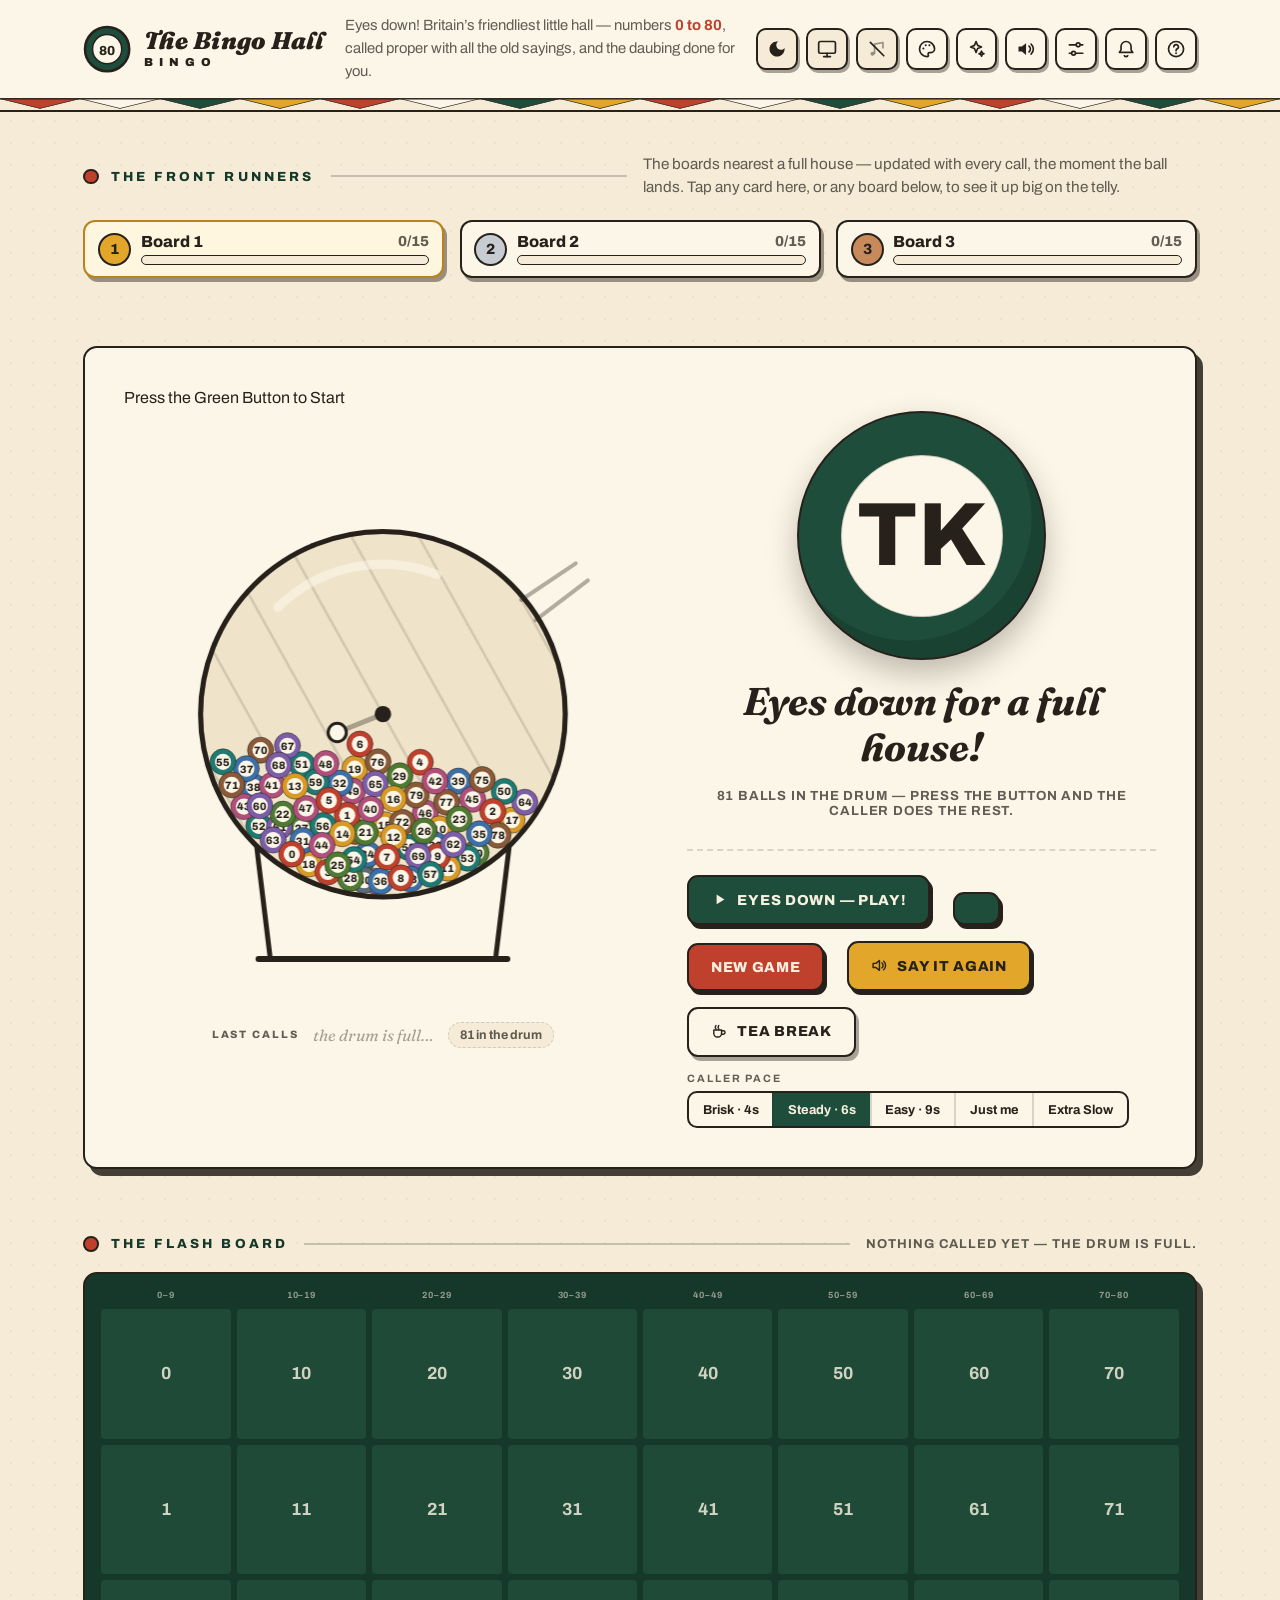
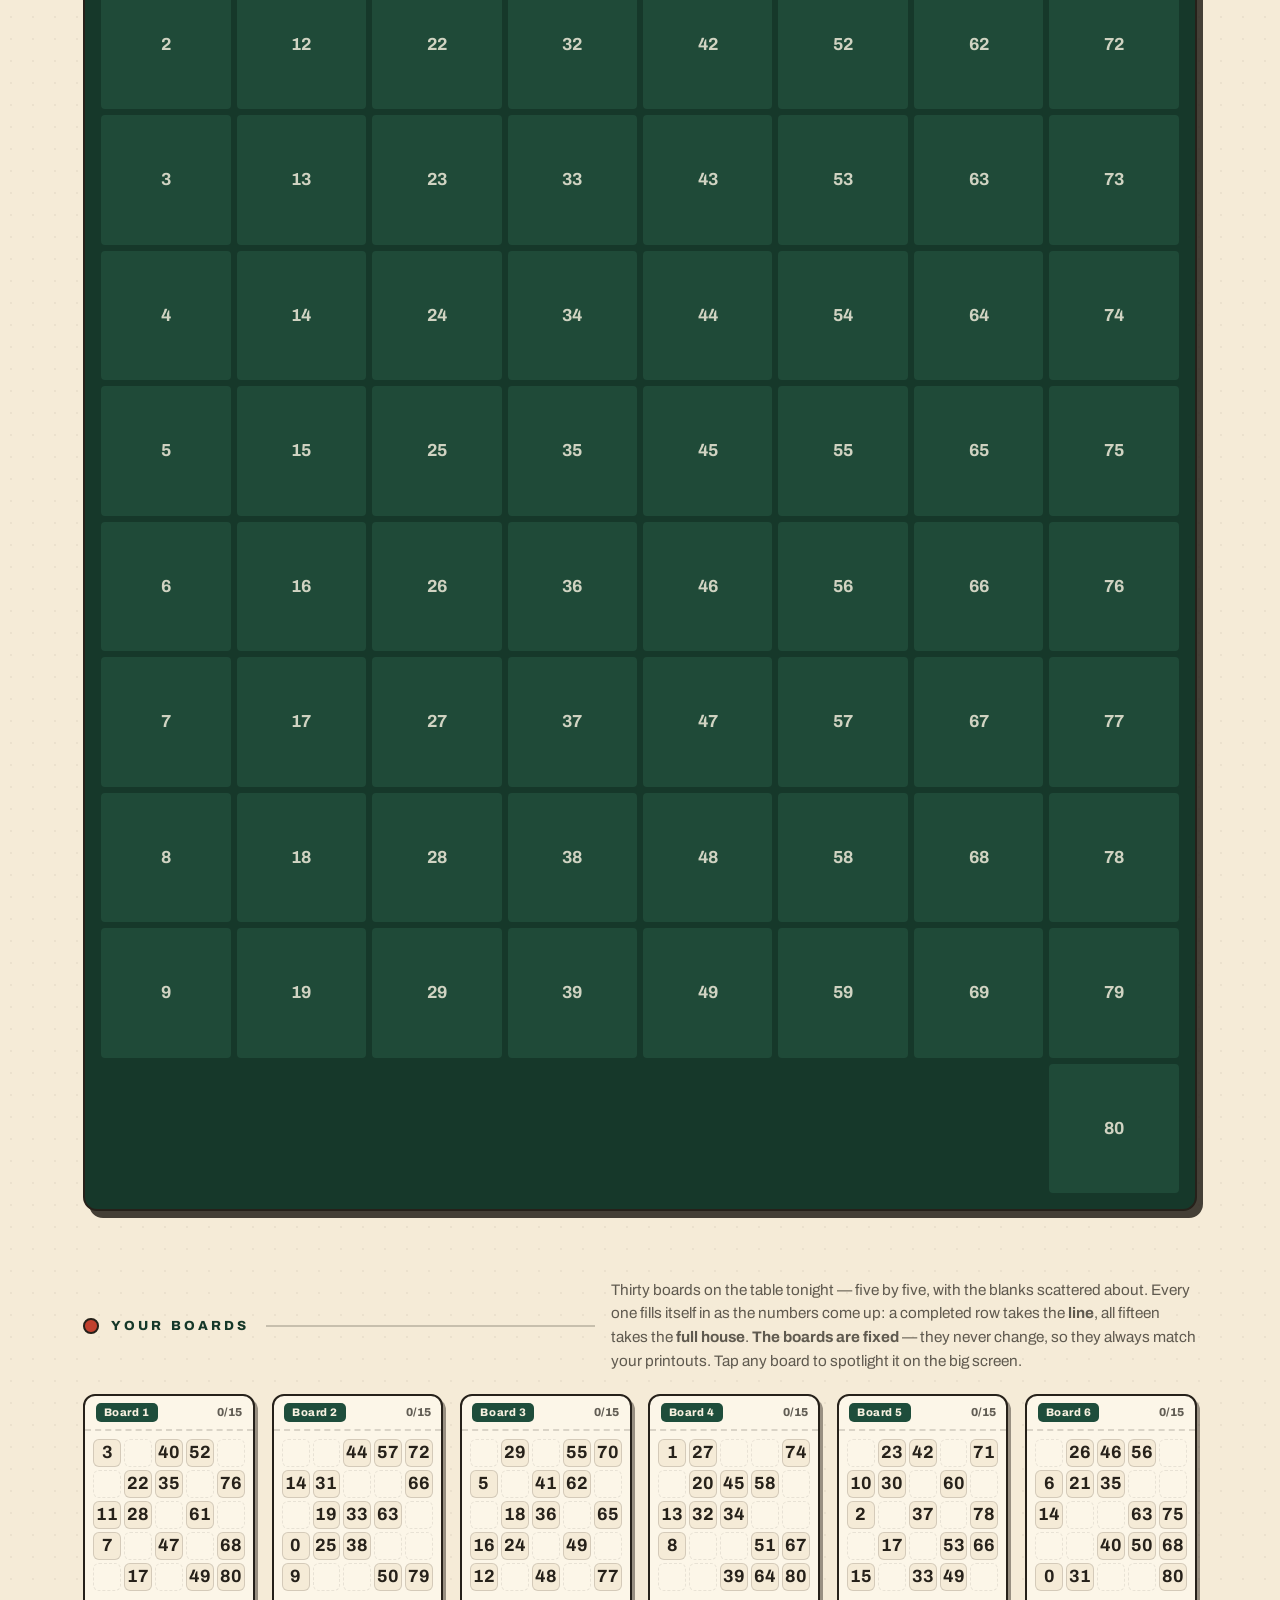
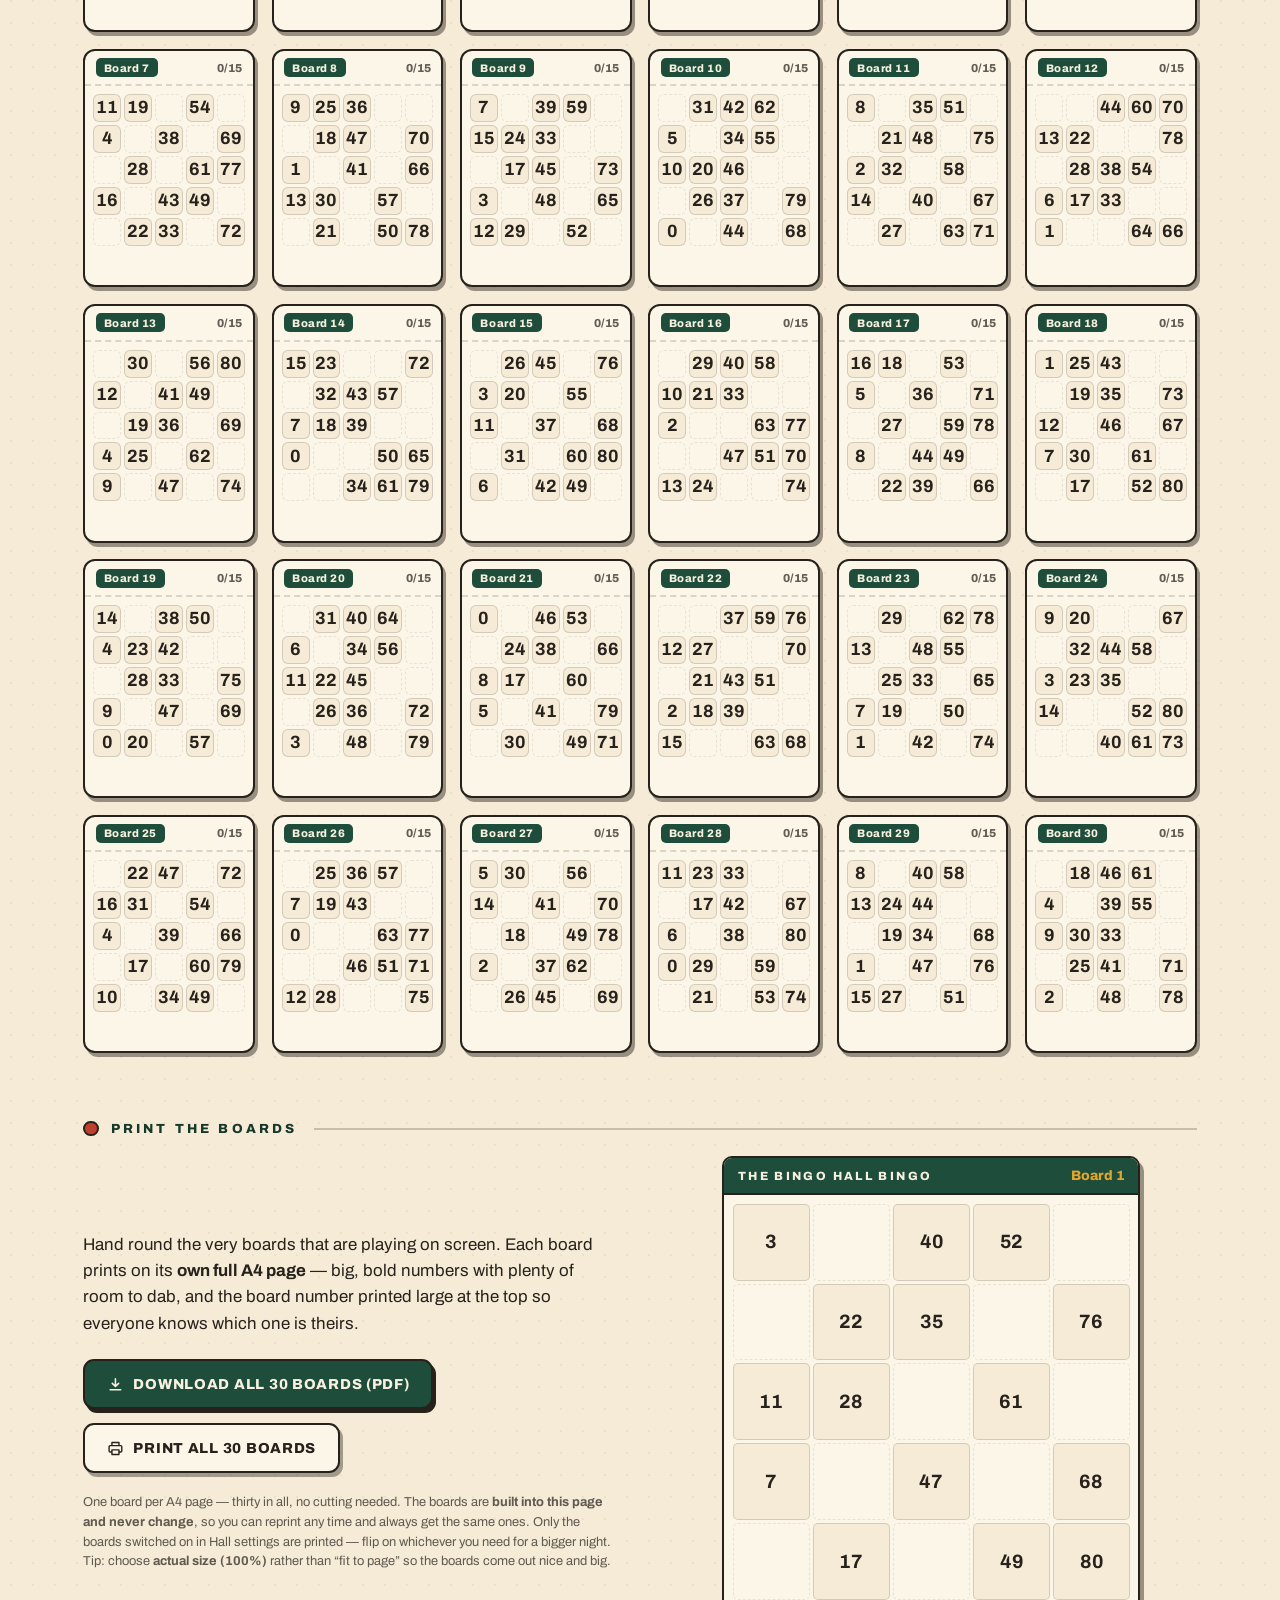
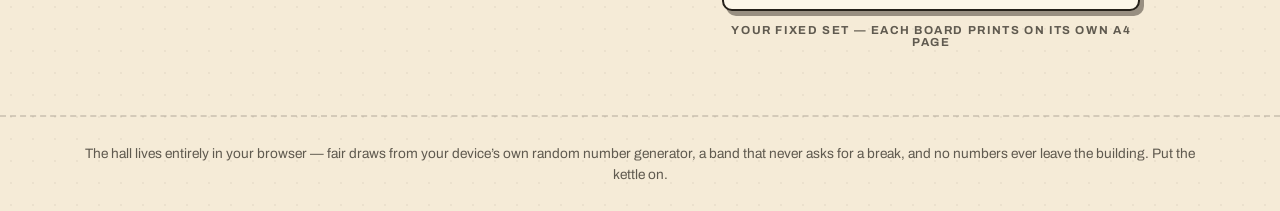
<file: bingo/index.html>
<!DOCTYPE html>
<html lang="en">
<head>
    <meta charset="UTF-8">
    <meta name="viewport" content="width=device-width, initial-scale=1.0">
    <link rel="stylesheet" href="style.css">
    <meta charset="UTF-8">
    <meta name="viewport" content="width=device-width, initial-scale=1">
    <meta name="description" content="A friendly UK bingo hall in your browser. Numbers 0–80, proper bingo calls, 30 fixed boards, classical favourites, party games, seasonal fun and more.">
    <meta name="theme-color" content="#F5EBD7">
    <title>Bingo — Eyes Down!</title>
    <link rel="icon" type="image/svg+xml" href="data:image/svg+xml,%3Csvg xmlns='http://www.w3.org/2000/svg' viewBox='0 0 48 48'%3E%3Ccircle cx='24' cy='24' r='22' fill='%231E4D3B' stroke='%2326211A' stroke-width='2.5'/%3E%3Ccircle cx='24' cy='24' r='14.5' fill='%23FCF6E8' stroke='%2326211A' stroke-width='1.5'/%3E%3Ctext x='24' y='30' text-anchor='middle' font-family='sans-serif' font-weight='800' font-size='16' fill='%2326211A'%3E80%3C/text%3E%3C/svg%3E">
    <link rel="preconnect" href="https://fonts.googleapis.com">
    <link rel="preconnect" href="https://fonts.gstatic.com" crossorigin="">
    <link href="https://fonts.googleapis.com/css2?family=Archivo:wght@400;600;700;800;900&amp;family=Fraunces:ital,opsz,wght@0,9..144,600..900;1,9..144,600..900&amp;display=swap" rel="stylesheet">
</head>
<body>
    <a class="skip-link" href="#stage">Skip to the game</a>
    <header class="topbar">
    <div class="wrap topbar-in">
    <div class="brand">
    <svg class="brand-badge" viewBox="0 0 48 48" role="img" aria-label="Bingo badge — the 80 ball">
    <circle cx="24" cy="24" r="22" fill="#1E4D3B" stroke="#26211A" stroke-width="2.5"></circle>
    <circle cx="24" cy="24" r="14.5" fill="#FCF6E8" stroke="#26211A" stroke-width="1.5"></circle>
    <text x="24" y="29.5" text-anchor="middle" font-family="Archivo, sans-serif" font-size="13" font-weight="800" fill="#26211A">80</text>
    </svg>
    <div class="brand-text">
    <span class="brand-top" id="brandName">The Bingo Hall</span>
    <span class="brand-bottom">Bingo</span>
    </div>
    </div>
    <p class="brand-tag" id="brandTag">Eyes down! Britain’s friendliest little hall — numbers <strong>0 to 80</strong>, called proper with all the old sayings, and the daubing done for you.</p>
    <div class="topbar-actions">
    <button id="musicBtn" class="icon-btn" aria-pressed="false" title="Background music" aria-label="Toggle background music">
    <svg class="ic-on" viewBox="0 0 24 24" aria-hidden="true"><path d="M9 17.5V6.2l10-2v11.3" fill="none" stroke="currentColor" stroke-width="2" stroke-linejoin="round"></path><circle cx="6.6" cy="17.6" r="2.5" fill="currentColor"></circle><circle cx="16.6" cy="15.6" r="2.5" fill="currentColor"></circle></svg>
    <svg class="ic-off" viewBox="0 0 24 24" aria-hidden="true"><path d="M9 17.5V6.2l10-2v7" fill="none" stroke="currentColor" stroke-width="2" stroke-linejoin="round" opacity=".45"></path><circle cx="6.6" cy="17.6" r="2.5" fill="currentColor" opacity=".45"></circle><path d="M4 4l16 16" stroke="currentColor" stroke-width="2" stroke-linecap="round"></path></svg>
    </button>
    <button id="themeBtn" class="icon-btn" title="Hall settings" aria-label="Hall settings" aria-haspopup="dialog" aria-expanded="false">
    <svg viewBox="0 0 24 24" aria-hidden="true" fill="none" stroke="currentColor" stroke-width="2" stroke-linecap="round" stroke-linejoin="round">
    <path d="M12 3a9 9 0 1 0 0 18c1.5 0 2-1 1.4-2.2-.6-1.2.2-2.6 1.6-2.6h1.5A4.5 4.5 0 0 0 21 11.7C20.6 6.9 16.8 3 12 3z"></path>
    <circle cx="7.6" cy="11.2" r="1.2" fill="currentColor" stroke="none"></circle><circle cx="10.4" cy="7.6" r="1.2" fill="currentColor" stroke="none"></circle><circle cx="14.8" cy="7.4" r="1.2" fill="currentColor" stroke="none"></circle>
    </svg>
    </button>
    <button id="actBtn" class="icon-btn" title="Activities" aria-label="Activities" aria-haspopup="dialog" aria-expanded="false">
    <svg viewBox="0 0 24 24" aria-hidden="true" fill="none" stroke="currentColor" stroke-width="2" stroke-linecap="round" stroke-linejoin="round">
    <path d="M12 3l1.9 4.6L18.5 9.5l-4.6 1.9L12 16l-1.9-4.6L5.5 9.5l4.6-1.9z"></path>
    <path d="M18.5 14.5l.9 2.1 2.1.9-2.1.9-.9 2.1-.9-2.1-2.1-.9 2.1-.9z"></path>
    </svg>
    </button>
    <button id="voiceBtn" class="icon-btn" aria-pressed="true" title="Caller voice on/off" aria-label="Toggle caller voice">
    <svg class="ic-on" viewBox="0 0 24 24" aria-hidden="true"><path d="M3 9v6h4l5 4V5L7 9H3z" fill="currentColor"></path><path d="M15.5 8.5a4.5 4.5 0 0 1 0 7M18 6a8 8 0 0 1 0 12" fill="none" stroke="currentColor" stroke-width="2" stroke-linecap="round"></path></svg>
    <svg class="ic-off" viewBox="0 0 24 24" aria-hidden="true"><path d="M3 9v6h4l5 4V5L7 9H3z" fill="currentColor" opacity=".45"></path><path d="M15 9l6 6M21 9l-6 6" stroke="currentColor" stroke-width="2" stroke-linecap="round"></path></svg>
    </button>
    <button id="voiceSettingsBtn" class="icon-btn" title="Caller voice settings" aria-label="Caller voice settings" aria-haspopup="dialog" aria-expanded="false">
    <svg viewBox="0 0 24 24" aria-hidden="true" fill="none" stroke="currentColor" stroke-width="2" stroke-linecap="round">
    <path d="M4 7h8M17.5 7H20M4 17h2.5M12 17h8"></path><circle cx="14.5" cy="7" r="2.3"></circle><circle cx="9" cy="17" r="2.3"></circle>
    </svg>
    </button>
    <button id="sfxBtn" class="icon-btn" aria-pressed="true" title="Sound effects" aria-label="Toggle sound effects">
    <svg class="ic-on" viewBox="0 0 24 24" aria-hidden="true" fill="none" stroke="currentColor" stroke-width="2" stroke-linejoin="round"><path d="M12 3a6 6 0 0 0-6 6v4l-2 3h16l-2-3V9a6 6 0 0 0-6-6z"></path><path d="M10 19a2 2 0 0 0 4 0"></path></svg>
    <svg class="ic-off" viewBox="0 0 24 24" aria-hidden="true" fill="none" stroke="currentColor" stroke-width="2" stroke-linejoin="round"><path d="M12 3a6 6 0 0 0-6 6v4l-2 3h16l-2-3V9a6 6 0 0 0-6-6z" opacity=".45"></path><path d="M10 19a2 2 0 0 0 4 0"></path><path d="M4 4l16 16" stroke-linecap="round"></path></svg>
    </button>
    <button id="helpBtn" class="icon-btn" title="How it works" aria-label="How it works">
    <svg viewBox="0 0 24 24" aria-hidden="true" fill="none" stroke="currentColor" stroke-width="2" stroke-linecap="round"><circle cx="12" cy="12" r="9"></circle><path d="M9.4 9.3a2.7 2.7 0 1 1 3.8 2.5c-.9.4-1.2 1-1.2 1.8v.3"></path><circle cx="12" cy="17" r="1.1" fill="currentColor" stroke="none"></circle></svg>
    </button>
    </div>
    </div>
    </header>
    <svg id="buntClassic" class="bunting" viewBox="0 0 448 15" preserveAspectRatio="none" aria-hidden="true">
    <defs><pattern id="bunt" width="112" height="15" patternUnits="userSpaceOnUse">
    <path d="M0 .8H28L14 13Z" fill="#C0402E" stroke="#26211A" stroke-width=".8"></path><path d="M28 .8H56L42 13Z" fill="#FCF6E8" stroke="#26211A" stroke-width=".8"></path><path d="M56 .8H84L70 13Z" fill="#1E4D3B" stroke="#26211A" stroke-width=".8"></path><path d="M84 .8H112L98 13Z" fill="#E2A62B" stroke="#26211A" stroke-width=".8"></path>
    </pattern></defs>
    <rect width="448" height="15" fill="url(#bunt)"></rect><line x1="0" y1="1" x2="448" y2="1" stroke="#26211A" stroke-width="1.6"></line>
    </svg>
    <svg id="buntXmas" class="bunting" viewBox="0 0 448 15" preserveAspectRatio="none" aria-hidden="true">
    <defs><pattern id="buntx" width="112" height="15" patternUnits="userSpaceOnUse">
    <path d="M0 .8H28L14 13Z" fill="#C0402E" stroke="#26211A" stroke-width=".8"></path><path d="M28 .8H56L42 13Z" fill="#FFFFFF" stroke="#26211A" stroke-width=".8"></path><path d="M56 .8H84L70 13Z" fill="#1E6B3C" stroke="#26211A" stroke-width=".8"></path><path d="M84 .8H112L98 13Z" fill="#E2A62B" stroke="#26211A" stroke-width=".8"></path>
    </pattern></defs>
    <rect width="448" height="15" fill="url(#buntx)"></rect><line x1="0" y1="1" x2="448" y2="1" stroke="#26211A" stroke-width="1.6"></line>
    </svg>
    <svg id="buntHalloween" class="bunting" viewBox="0 0 448 15" preserveAspectRatio="none" aria-hidden="true">
    <defs><pattern id="bunth" width="112" height="15" patternUnits="userSpaceOnUse">
    <path d="M0 .8H28L14 13Z" fill="#E8801A" stroke="#26211A" stroke-width=".8"></path><path d="M28 .8H56L42 13Z" fill="#4A2A6B" stroke="#26211A" stroke-width=".8"></path><path d="M56 .8H84L70 13Z" fill="#26211A" stroke="#E8801A" stroke-width=".8"></path><path d="M84 .8H112L98 13Z" fill="#3E7A34" stroke="#26211A" stroke-width=".8"></path>
    </pattern></defs>
    <rect width="448" height="15" fill="url(#bunth)"></rect><line x1="0" y1="1" x2="448" y2="1" stroke="#26211A" stroke-width="1.6"></line>
    </svg>
    <svg id="buntValentines" class="bunting" viewBox="0 0 448 15" preserveAspectRatio="none" aria-hidden="true">
    <defs><pattern id="buntv" width="112" height="15" patternUnits="userSpaceOnUse">
    <path d="M0 .8H28L14 13Z" fill="#E0526E" stroke="#26211A" stroke-width=".8"></path><path d="M28 .8H56L42 13Z" fill="#FDF4F7" stroke="#26211A" stroke-width=".8"></path><path d="M56 .8H84L70 13Z" fill="#C25E7C" stroke="#26211A" stroke-width=".8"></path><path d="M84 .8H112L98 13Z" fill="#E89A3C" stroke="#26211A" stroke-width=".8"></path>
    </pattern></defs>
    <rect width="448" height="15" fill="url(#buntv)"></rect><line x1="0" y1="1" x2="448" y2="1" stroke="#26211A" stroke-width="1.6"></line>
    </svg>
    <svg id="buntEaster" class="bunting" viewBox="0 0 448 15" preserveAspectRatio="none" aria-hidden="true">
    <defs><pattern id="bunte" width="112" height="15" patternUnits="userSpaceOnUse">
    <path d="M0 .8H28L14 13Z" fill="#E8B33C" stroke="#26211A" stroke-width=".8"></path><path d="M28 .8H56L42 13Z" fill="#FDFBF0" stroke="#26211A" stroke-width=".8"></path><path d="M56 .8H84L70 13Z" fill="#9B8BC4" stroke="#26211A" stroke-width=".8"></path><path d="M84 .8H112L98 13Z" fill="#7A9E3B" stroke="#26211A" stroke-width=".8"></path>
    </pattern></defs>
    <rect width="448" height="15" fill="url(#bunte)"></rect><line x1="0" y1="1" x2="448" y2="1" stroke="#26211A" stroke-width="1.6"></line>
    </svg>
    <svg id="buntSummer" class="bunting" viewBox="0 0 448 15" preserveAspectRatio="none" aria-hidden="true">
    <defs><pattern id="bunts" width="112" height="15" patternUnits="userSpaceOnUse">
    <path d="M0 .8H28L14 13Z" fill="#E4572E" stroke="#26211A" stroke-width=".8"></path><path d="M28 .8H56L42 13Z" fill="#FDFEFF" stroke="#26211A" stroke-width=".8"></path><path d="M56 .8H84L70 13Z" fill="#2E6E8E" stroke="#26211A" stroke-width=".8"></path><path d="M84 .8H112L98 13Z" fill="#F2B33D" stroke="#26211A" stroke-width=".8"></path>
    </pattern></defs>
    <rect width="448" height="15" fill="url(#bunts)"></rect><line x1="0" y1="1" x2="448" y2="1" stroke="#26211A" stroke-width="1.6"></line>
    </svg>
    <main>
    <section class="wrap" id="frontRunners" aria-label="The front runners — the leading boards">
    <div class="section-head">
    <h2 class="section-label">The front runners</h2>
    <span class="head-rule" aria-hidden="true"></span>
    <p class="section-note">The boards nearest a full house — updated with every call, the moment the ball lands. Tap any card here, or any board below, to see it up big on the telly.</p>
    </div>
    <div class="podium" id="podium" role="list"></div>
    </section>
    <section id="stage" class="wrap" aria-label="The caller — drum and current number">
    <div class="stage">
    <div class="stage-inner">
    <div class="roller-col">
    <div class="roller-wrap"><canvas id="roller" role="img" aria-label="Bingo drum with 81 balls"></canvas></div>
    <div class="rail-row">
    <span class="rail-label">Last calls</span>
    <div class="rail" id="rail"><span class="rail-empty">the drum is full…</span></div>
    <span class="drum-count" id="drumCount">81 in the drum</span>
    </div>
    </div>
    <div class="reveal-col">
    <div class="reveal" aria-live="polite">
    <div class="ball big-ball" id="bigBall"><span class="ball-in" id="bigNum">TK</span></div>
    <p class="call-text" id="callText">Eyes down for a full house!</p>
    <p class="call-meta" id="callMeta">81 balls in the drum — press the button and the caller does the rest.</p>
    </div>
    <div class="controls">
    <button class="btn btn-primary" id="startBtn"></button>
    <button class="btn btn-primary" id="nextBtn" hidden=""></button>
    <button class="btn btn-accent" id="newBtn" hidden="">New game</button>
    <button class="btn btn-repeat" id="repeatBtn" hidden="">
    <svg viewBox="0 0 24 24" aria-hidden="true" fill="none" stroke="currentColor" stroke-width="2" stroke-linecap="round" stroke-linejoin="round"><path d="M3 9v6h4l5 4V5L7 9H3z"></path><path d="M15.5 8.5a4.5 4.5 0 0 1 0 7M18 6a8 8 0 0 1 0 12"></path></svg>
    Say it again
    </button>
    <button class="btn btn-ghost" id="teaBtn">
    <svg viewBox="0 0 24 24" aria-hidden="true" fill="none" stroke="currentColor" stroke-width="2" stroke-linecap="round" stroke-linejoin="round"><path d="M4 10h11v5a5 5 0 0 1-5 5H9a5 5 0 0 1-5-5z"></path><path d="M15 11h2.5a2.5 2.5 0 0 1 0 5H15"></path><path d="M7 3.5c0 1-1 1.5-1 2.5s1 1.5 1 2.5M11 3.5c0 1-1 1.5-1 2.5s1 1.5 1 2.5"></path></svg>
    Tea break
    </button>
    <div class="control-group">
    <span class="cg-label" id="paceLabel">Caller pace</span>
    <div class="seg" id="paceSeg" role="radiogroup" aria-labelledby="paceLabel">
    <button class="seg-b" role="radio" aria-checked="false" data-mode="auto" data-pace="4">Brisk · 4s</button>
    <button class="seg-b" role="radio" aria-checked="true" data-mode="auto" data-pace="6">Steady · 6s</button>
    <button class="seg-b" role="radio" aria-checked="false" data-mode="auto" data-pace="9">Easy · 9s</button>
    <button class="seg-b" role="radio" aria-checked="false" data-mode="manual">Just me</button>
    </div>
    </div>
    </div>
    </div>
    </div>
    </div>
    </section>
    <section class="wrap" aria-label="Flash board of called numbers">
    <div class="section-head">
    <h2 class="section-label">The flash board</h2>
    <span class="head-rule" aria-hidden="true"></span>
    <p class="board-status" id="boardStatus">Nothing called yet — the drum is full.</p>
    </div>
    <div class="board" id="board"></div>
    </section>
    <section class="wrap" id="boardsSection" aria-label="Your boards">
    <div class="section-head">
    <h2 class="section-label">Your boards</h2>
    <span class="head-rule" aria-hidden="true"></span>
    <p class="section-note" id="boardsNote">Boards on the table tonight — five by five, with the blanks scattered about. Tap any board to spotlight it on the big screen.</p>
    </div>
    <div class="boards-grid" id="boards" role="list"></div>
    </section>
    <section class="wrap" id="press" aria-label="Print the boards">
    <div class="section-head">
    <h2 class="section-label">Print the boards</h2>
    <span class="head-rule" aria-hidden="true"></span>
    </div>
    <div class="press-inner">
    <div class="press-copy">
    <p class="lede">Hand round the very boards that are playing on screen. Each board prints on its <strong>own full A4 page</strong> — big, bold numbers with plenty of room to dab, and the board number printed large at the top so everyone knows which one is theirs.</p>
    <div class="press-actions">
    <button class="btn btn-primary" id="pdfBtn">
    <svg viewBox="0 0 24 24" aria-hidden="true" fill="none" stroke="currentColor" stroke-width="2.2" stroke-linecap="round" stroke-linejoin="round"><path d="M12 4v11m0 0l-4.5-4.5M12 15l4.5-4.5M4.5 19.5h15"></path></svg>
    <span id="pdfBtnLabel">Download all 30 boards (PDF)</span>
    </button>
    <button class="btn btn-ghost" id="printBtn">
    <svg viewBox="0 0 24 24" aria-hidden="true" fill="none" stroke="currentColor" stroke-width="2" stroke-linejoin="round"><path d="M7 8V3.5h10V8M7 17H4.5A1.5 1.5 0 0 1 3 15.5v-6A1.5 1.5 0 0 1 4.5 8h15A1.5 1.5 0 0 1 21 9.5v6a1.5 1.5 0 0 1-1.5 1.5H17"></path><rect x="7" y="14" width="10" height="6.5"></rect></svg>
    <span id="printBtnLabel">Print all 30 boards</span>
    </button>
    </div>
    <p class="fineprint" id="pressFine">One board per A4 page. The boards are <strong>built into this page and never change</strong>, so you can reprint any time and always get the same ones. Tip: choose <strong>actual size (100%)</strong> rather than “fit to page” so the boards come out nice and big.</p>
    </div>
    <div class="press-preview">
    <div id="pressPreview" style="width:100%"></div>
    <p class="cap" id="previewCap"></p>
    </div>
    </div>
    </section>
    </main>
    <footer>
    <div class="wrap">
    <p>The hall lives entirely in your browser — fair draws from your device’s own random number generator, a band that never asks for a break, and no numbers ever leave the building. Put the kettle on.</p>
    </div>
    </footer>
    <div class="toast-wrap" id="toastWrap" role="status" aria-live="polite"></div>
    <div class="eyesdown" id="eyesdown" hidden="">
    <div class="eyesdown-in"><b>Eyes down!</b><i id="eyesdownSub">for a full house</i></div>
    </div>
    <div class="tieflash" id="tieFlash" hidden="">
    <div class="tieflash-in"><b id="tieFlashTitle">Double line!</b><i id="tieFlashSub"></i></div>
    </div>
    <div class="overlay photo-overlay" id="photoOverlay" hidden="">
    <div class="photo-frame" role="dialog" aria-modal="true" aria-label="Winner photo moment">
    <span class="win-ribbon">FULL HOUSE</span>
    <p class="photo-hall" id="photoHall"></p>
    <p class="photo-board" id="photoBoard"></p>
    <p class="photo-date" id="photoDate"></p>
    <p class="photo-cheese">Say cheese — tap anywhere to close</p>
    </div>
    </div>
    <div class="attract" id="attractScreen" hidden="">
    <div class="attract-in">
    <p class="attract-kicker" id="attractKicker">Tonight at the hall</p>
    <b class="attract-title" id="attractName">Bingo!</b>
    <p class="attract-time" id="attractTime">--:--</p>
    <p class="attract-date" id="attractDate"></p>
    <p class="attract-hint" id="attractHint">Tap anywhere to take your seat</p>
    </div>
    </div>
    <div class="overlay" id="winOverlay" hidden="">
    <div class="win-card" role="dialog" aria-modal="true" aria-labelledby="winTitle">
    <span class="win-ribbon">FULL HOUSE</span>
    <p class="win-kicker" id="winTitle">Stop the machine — the winning board is…</p>
    <p class="win-no" id="winNo">Board 7</p>
    <p class="win-prize" id="winPrize"></p>
    <p class="win-on" id="winOn"></p>
    <div class="win-actions">
    <button class="btn btn-accent" id="photoBtn">Photo moment</button>
    <button class="btn btn-primary" id="againBtn">Play again</button>
    <button class="btn btn-ghost" id="browseBtn">Back to the hall</button>
    </div>
    </div>
    </div>
    <div class="overlay" id="spotOverlay" hidden="">
    <div class="spot-card" role="dialog" aria-modal="true" aria-labelledby="spotNo">
    <button class="icon-btn spot-close" id="spotClose" aria-label="Close spotlight">
    <svg viewBox="0 0 24 24" aria-hidden="true" fill="none" stroke="currentColor" stroke-width="2.4" stroke-linecap="round"><path d="M6 6l12 12M18 6L6 18"></path></svg>
    </button>
    <div class="spot-head">
    <span class="spot-no" id="spotNo">Board 1</span>
    <span class="spot-prog" id="spotProg">0/15</span>
    <div class="bcard-badges" id="spotBadges"></div>
    </div>
    <div class="spot-grid" id="spotGrid"></div>
    <div class="spot-foot"><button class="btn btn-ghost" id="spotBack">Back to the hall</button></div>
    </div>
    </div>
    <div class="brk" id="teaOverlay" hidden="">
    <div class="brk-in">
    <p class="brk-kicker">The caller is having a sit down</p>
    <h2 class="brk-title">Tea Break</h2>
    <p class="brk-clock" id="brkClock">--:--</p>
    <p class="brk-date" id="brkDate"></p>
    <div class="brk-cd" id="brkCdWrap" hidden="">
    <p class="brk-cd-label">Eyes back down in</p>
    <p class="brk-cd-time" id="brkCd">--:--</p>
    </div>
    <div class="brk-actions">
    <span class="cg-label">Set a return countdown — optional</span>
    <div class="seg" id="brkSeg">
    <button class="seg-b" data-min="10">10 min</button>
    <button class="seg-b" data-min="15">15 min</button>
    <button class="seg-b" data-min="20">20 min</button>
    </div>
    <button class="btn btn-primary" id="brkEnd">Eyes down again</button>
    </div>
    </div>
    </div>
    <div class="overlay" id="quizOverlay" hidden="">
    <div class="quiz-card" role="dialog" aria-modal="true" aria-labelledby="quizTitle">
    <button class="icon-btn quiz-close" id="quizClose" aria-label="Leave the game">
    <svg viewBox="0 0 24 24" aria-hidden="true" fill="none" stroke="currentColor" stroke-width="2.4" stroke-linecap="round"><path d="M6 6l12 12M18 6L6 18"></path></svg>
    </button>
    <h2 id="quizTitle">Name That Call</h2>
    <div class="qscore">
    <span class="qs qs--red">The Reds <b id="qRed">0</b></span>
    <span class="qtarget">first to 10</span>
    <span class="qs qs--blue"><b id="qBlue">0</b> The Blues</span>
    </div>
    <div class="qstage" id="quizStage"></div>
    </div>
    </div>
    <div class="overlay" id="jukeOverlay" hidden="">
    <div class="juke-card" role="dialog" aria-modal="true" aria-labelledby="jukeTitle">
    <button class="icon-btn juke-close" id="jukeClose" aria-label="Close the jukebox">
    <svg viewBox="0 0 24 24" aria-hidden="true" fill="none" stroke="currentColor" stroke-width="2.4" stroke-linecap="round"><path d="M6 6l12 12M18 6L6 18"></path></svg>
    </button>
    <div class="juke-body">
    <div class="vinyl paused" id="jukeVinyl" aria-hidden="true"></div>
    <div>
    <h2 id="jukeTitle">The Jukebox</h2>
    <p class="juke-now" id="jukeNow">The band is resting.</p>
    <div class="juke-list" id="jukeList"></div>
    <p class="juke-sec">By request</p>
    <div class="juke-list" id="jukeReq"></div>
    <div class="juke-actions">
    <button class="btn btn-primary" id="jukeDip">Lucky dip</button>
    <button class="btn btn-ghost" id="jukeStop">Rest the band</button>
    </div>
    <div class="vrow" style="margin-top:.9rem"><label class="vlabel" for="jukeVol" style="margin:0">Band volume</label></div>
    <input class="vrange" id="jukeVol" type="range" min="0" max="1" step="0.05" aria-label="Band volume">
    </div>
    </div>
    </div>
    </div>
    <div class="vpanel" id="bdayPanel" hidden="">
    <div class="vcard" role="dialog" aria-labelledby="bdayTitle">
    <button class="icon-btn vclose" id="bdayClose" aria-label="Close">
    <svg viewBox="0 0 24 24" aria-hidden="true" fill="none" stroke="currentColor" stroke-width="2.4" stroke-linecap="round"><path d="M6 6l12 12M18 6L6 18"></path></svg>
    </button>
    <h2 id="bdayTitle">Birthday fanfare</h2>
    <div class="vfield">
    <label class="vlabel" for="bdayName">Who’s the lucky one?</label>
    <input class="res-input" id="bdayName" maxlength="40" placeholder="e.g. Margaret" style="width:100%">
    </div>
    <div class="vpanel-actions">
    <button class="btn btn-primary" id="bdayGo">
    <svg viewBox="0 0 24 24" aria-hidden="true" fill="none" stroke="currentColor" stroke-width="2" stroke-linecap="round" stroke-linejoin="round"><path d="M5 12h14v7a2 2 0 0 1-2 2H7a2 2 0 0 1-2-2z"></path><path d="M5 13.5c0 1.4 1.1 2.5 2.5 2.5S10 14.9 10 13.5c0 1.4 1.1 2.5 2.5 2.5s2.5-1.1 2.5-2.5c0 1.4 1.1 2.5 2.5 2.5"></path><path d="M12 9V7"></path><path d="M12 4.5c.8 1 .8 2 0 2.5-.8-.5-.8-1.5 0-2.5z"></path></svg>
    Let’s celebrate!
    </button>
    <button class="btn btn-ghost" id="bdayDone">Cancel</button>
    </div>
    <p class="vhint">The band strikes up <em>Happy Birthday</em>, the confetti flies, and the caller makes the announcement — a proper little fuss at the press of a button.</p>
    </div>
    </div>
    <div class="bday" id="bdayOverlay" hidden="">
    <div class="bday-in">
    <p class="bday-kicker">A very happy birthday to</p>
    <p class="bday-name" id="bdayNameOut"></p>
    <p class="bday-sub">Many happy returns, from everyone at the hall</p>
    </div>
    </div>
    <div class="vpanel" id="winnersPanel" hidden="">
    <div class="vcard" role="dialog" aria-labelledby="wTitle">
    <button class="icon-btn vclose" id="wClose" aria-label="Close">
    <svg viewBox="0 0 24 24" aria-hidden="true" fill="none" stroke="currentColor" stroke-width="2.4" stroke-linecap="round"><path d="M6 6l12 12M18 6L6 18"></path></svg>
    </button>
    <h2 id="wTitle">Tonight’s winners</h2>
    <p class="vmuted" id="wEmpty">Nothing called yet — the results of tonight’s game will appear here as it plays.</p>
    <div id="wForm" hidden="">
    <div class="res-row">
    <span class="res-what">One line</span>
    <span class="res-line"><span class="res-board" id="wLineBoard">Board —</span><input class="res-input" id="wLineName" maxlength="40" placeholder="Winner's name"></span>
    </div>
    <div class="res-row">
    <span class="res-what">Full house</span>
    <span class="res-line"><span class="res-board" id="wHouseBoard">Board —</span><input class="res-input" id="wHouseName" maxlength="40" placeholder="Winner's name"></span>
    </div>
    <p class="res-calls" id="wCalls">Game in progress…</p>
    <div class="vpanel-actions">
    <button class="btn btn-primary" id="wPrint">
    <svg viewBox="0 0 24 24" aria-hidden="true" fill="none" stroke="currentColor" stroke-width="2" stroke-linejoin="round"><path d="M7 8V3.5h10V8M7 17H4.5A1.5 1.5 0 0 1 3 15.5v-6A1.5 1.5 0 0 1 4.5 8h15A1.5 1.5 0 0 1 21 9.5v6a1.5 1.5 0 0 1-1.5 1.5H17"></path><rect x="7" y="14" width="10" height="6.5"></rect></svg>
    Print the poster
    </button>
    <button class="btn btn-ghost" id="wEvening">Print tonight’s poster</button>
    </div>
    <p class="vhint">Pop the winners’ names in as the game goes — the poster prints on one A4 page, ready for the notice board.</p>
    </div>
    <div class="arch">
    <span class="vlabel">The archive</span>
    <div class="arch-list" id="archList"></div>
    <button class="btn btn-ghost" id="wClear" style="padding:.55rem .8rem;font-size:.75rem">Clear the archive</button>
    </div>
    <div class="vpanel-actions"><button class="btn btn-ghost" id="wDone">Done</button></div>
    </div>
    </div>
    <div class="vpanel" id="actPanel" hidden="">
    <div class="vcard" role="dialog" aria-labelledby="actTitle">
    <button class="icon-btn vclose" id="actClose" aria-label="Close activities">
    <svg viewBox="0 0 24 24" aria-hidden="true" fill="none" stroke="currentColor" stroke-width="2.4" stroke-linecap="round"><path d="M6 6l12 12M18 6L6 18"></path></svg>
    </button>
    <h2 id="actTitle">Activities</h2>
    <div class="acts">
    <button class="act" id="actTea">
    <span class="act-ic" aria-hidden="true"><svg viewBox="0 0 24 24" fill="none" stroke="currentColor" stroke-width="2" stroke-linecap="round" stroke-linejoin="round"><path d="M4 10h11v5a5 5 0 0 1-5 5H9a5 5 0 0 1-5-5z"></path><path d="M15 11h2.5a2.5 2.5 0 0 1 0 5H15"></path><path d="M7 3.5c0 1-1 1.5-1 2.5s1 1.5 1 2.5M11 3.5c0 1-1 1.5-1 2.5s1 1.5 1 2.5"></path></svg></span>
    <span><b>Tea break</b><i>Pause the game, put the kettle on</i></span>
    </button>
    <button class="act" id="actJuke">
    <span class="act-ic" aria-hidden="true"><svg viewBox="0 0 24 24" fill="none" stroke="currentColor" stroke-width="2"><circle cx="12" cy="12" r="9"></circle><circle cx="12" cy="12" r="2.5"></circle><path d="M12 5a7 7 0 0 1 7 7" stroke-linecap="round"></path></svg></span>
    <span><b>The jukebox</b><i>Just the band, front and centre</i></span>
    </button>
    <button class="act" id="actQuiz">
    <span class="act-ic" aria-hidden="true"><svg viewBox="0 0 24 24" fill="none" stroke="currentColor" stroke-width="2" stroke-linecap="round" stroke-linejoin="round"><path d="M4 6a2 2 0 0 1 2-2h12a2 2 0 0 1 2 2v8a2 2 0 0 1-2 2H9l-5 4z"></path><path d="M9.5 9.3a2.6 2.6 0 1 1 3.7 2.4c-.9.4-1.2 1-1.2 1.8"></path><circle cx="12" cy="15.3" r=".9" fill="currentColor" stroke="none"></circle></svg></span>
    <span><b>Name That Call</b><i>The reminiscence party game</i></span>
    </button>
    <button class="act" id="actBday">
    <span class="act-ic" aria-hidden="true"><svg viewBox="0 0 24 24" fill="none" stroke="currentColor" stroke-width="2" stroke-linecap="round" stroke-linejoin="round"><path d="M5 12h14v7a2 2 0 0 1-2 2H7a2 2 0 0 1-2-2z"></path><path d="M5 13.5c0 1.4 1.1 2.5 2.5 2.5S10 14.9 10 13.5c0 1.4 1.1 2.5 2.5 2.5s2.5-1.1 2.5-2.5c0 1.4 1.1 2.5 2.5 2.5"></path><path d="M12 9V7"></path><path d="M12 4.5c.8 1 .8 2 0 2.5-.8-.5-.8-1.5 0-2.5z"></path></svg></span>
    <span><b>Birthday fanfare</b><i>Make someone’s day</i></span>
    </button>
    <button class="act" id="actWinners">
    <span class="act-ic" aria-hidden="true"><svg viewBox="0 0 24 24" fill="none" stroke="currentColor" stroke-width="2" stroke-linecap="round" stroke-linejoin="round"><path d="M8 4h8v5a4 4 0 0 1-8 0z"></path><path d="M8 5H5a3 3 0 0 0 3 4M16 5h3a3 3 0 0 1-3 4"></path><path d="M12 13v3M9 20h6M10 16h4l1 4H9z"></path></svg></span>
    <span><b>Tonight’s winners</b><i>Names in, poster out</i></span>
    </button>
    </div>
    <div class="vpanel-actions"><button class="btn btn-ghost" id="actDone">Done</button></div>
    </div>
    </div>
    <div class="vpanel" id="themePanel" hidden="">
    <div class="vcard" role="dialog" aria-labelledby="themeTitle">
    <button class="icon-btn vclose" id="themeClose" aria-label="Close settings">
    <svg viewBox="0 0 24 24" aria-hidden="true" fill="none" stroke="currentColor" stroke-width="2.4" stroke-linecap="round"><path d="M6 6l12 12M18 6L6 18"></path></svg>
    </button>
    <h2 id="themeTitle">Hall settings</h2>
    <div class="vfield">
    <label class="vlabel" for="hallNameInput">The hall’s name</label>
    <input class="res-input" id="hallNameInput" maxlength="30" placeholder="e.g. Rosewood Lodge" style="width:100%">
    <p class="vhint">Whatever you type shows on the telly, the printouts and the winners poster — and the caller will announce it too. Leave it blank and the hall is simply called “The Bingo Hall”.</p>
    </div>
    <div class="vfield">
    <span class="vlabel">Bingo starts at — optional</span>
    <input class="res-input" type="time" id="startTimeInput" style="width:100%">
    <p class="vhint">If you set a time, the idle screen tells everyone when eyes go down — “Bingo tonight at 6:30 pm”.</p>
    </div>
    <div class="vfield">
    <span class="vlabel">Hall mode</span>
    <div class="modes" id="modeCards">
    <button class="mode-card" data-mode="vintage" aria-pressed="true">
    <span class="mode-chip" aria-hidden="true"><i style="background:#F5EBD7"></i><i style="background:#1E4D3B"></i><i style="background:#C0402E"></i></span>
    <span class="mode-txt"><b>Vintage</b><i>Seaside hall &amp; brass band</i></span>
    </button>
    <button class="mode-card" data-mode="modern" aria-pressed="false">
    <span class="mode-chip" aria-hidden="true"><i style="background:#F4F6F8"></i><i style="background:#0E8A72"></i><i style="background:#E4572E"></i></span>
    <span class="mode-txt"><b>Modern</b><i>Clean, calm &amp; contemporary</i></span>
    </button>
    <button class="mode-card" data-mode="future" aria-pressed="false">
    <span class="mode-chip" aria-hidden="true"><i style="background:#070B18"></i><i style="background:#19D3C5"></i><i style="background:#FF3D8A"></i></span>
    <span class="mode-txt"><b>Futuristic</b><i>Neon glow &amp; synthwave</i></span>
    </button>
    </div>
    <button class="mode-toggle" id="contrastToggle" aria-pressed="false">
    <span class="tg" aria-hidden="true"></span>
    <span>High contrast — for easier reading</span>
    </button>
    <p class="vhint">Each mode changes the whole look of the hall, and — unless you’ve pinned a band below — swaps the band to match. High contrast always wins for readability.</p>
    </div>
    <div class="vfield">
    <span class="vlabel" id="bandLabel">The band</span>
    <div class="seg" id="bandSeg" role="radiogroup" aria-labelledby="bandLabel">
    <button class="seg-b" role="radio" aria-checked="true" data-band="auto">Follow hall</button>
    <button class="seg-b" role="radio" aria-checked="false" data-band="vintage">Brass</button>
    <button class="seg-b" role="radio" aria-checked="false" data-band="modern">Lounge</button>
    <button class="seg-b" role="radio" aria-checked="false" data-band="future">Synth</button>
    <button class="seg-b" role="radio" aria-checked="false" data-band="classical">Classical</button>
    <button class="seg-b" role="radio" aria-checked="false" data-band="mix">Mix it up</button>
    </div>
    <p class="vhint">Pin any band you fancy, whatever the hall looks like — <strong>Classical</strong> brings out the concert grand with Debussy, Beethoven, Mozart, Pachelbel, Brahms, Chopin and Bach. <strong>Mix it up</strong> shuffles the lot, so it never gets repetitive. Seasonal numbers still slip into the set list.</p>
    </div>
    <div class="vfield">
    <span class="vlabel" id="boardsLabel">Boards in play</span>
    <div class="seg" id="boardSeg" role="radiogroup" aria-labelledby="boardsLabel">
    <button class="seg-b" role="radio" aria-checked="true" data-count="30">30</button>
    <button class="seg-b" role="radio" aria-checked="false" data-count="24">24</button>
    <button class="seg-b" role="radio" aria-checked="false" data-count="18">18</button>
    <button class="seg-b" role="radio" aria-checked="false" data-count="12">12</button>
    <button class="seg-b" role="radio" aria-checked="false" data-count="6">6</button>
    </div>
    <div class="bgrid" id="boardGrid" role="group" aria-label="Toggle individual boards on or off"></div>
    <div class="vpanel-actions" style="margin-top:.8rem"><button class="btn btn-ghost" id="allOnBtn">All 30 on</button></div>
    <div class="vlabel" style="margin-top:.9rem">The residents — one name per line</div>
    <textarea class="nm-import" id="rosterImport" rows="4" placeholder="Margaret
    Arthur
    Doris
    Beryl"></textarea>
    <div class="nm-btnrow">
    <button class="btn btn-primary" id="rosterAdd" style="padding:.45rem .8rem;font-size:.78rem">Add names</button>
    <button class="btn btn-ghost" id="rosterReplace" style="padding:.45rem .8rem;font-size:.78rem">Replace list</button>
    </div>
    <div class="nm-chips" id="rosterChips"></div>
    <div class="vrow" style="margin-top:.9rem">
    <span class="vlabel" style="margin:0">Deal the boards</span>
    <span class="vout" id="rosterCount"></span>
    </div>
    <div class="nm-btnrow">
    <button class="btn btn-primary" id="dealShuffle" style="padding:.45rem .8rem;font-size:.78rem">Shuffle &amp; deal</button>
    <button class="btn btn-ghost" id="dealOrder" style="padding:.45rem .8rem;font-size:.78rem">Deal in order</button>
    <button class="btn btn-ghost" id="dealClear" style="padding:.45rem .8rem;font-size:.78rem">Clear names</button>
    </div>
    <p class="vhint">“Shuffle &amp; deal” places residents on the boards in play at random — new luck every week. “Deal in order” gives the first resident board 1, and so on. To place someone by hand, tap their name (it turns gold), then tap a board number in the grid. Dashed names are waiting for a board. The roster lives only on this device — never written into the page or sent anywhere.</p>
    <div class="nm-chips" id="nameChips"></div>
    <p class="vhint">Match the boards to the sheets you’ve handed out — only the boards in play fill themselves in and win. The quick picks set boards 1 to N; the grid switches individual boards on or off. Changing the boards starts a fresh game. Give a board a name tag and the caller will announce winners by name — “Margaret on board seven!”</p>
    </div>
    <div class="vfield">
    <span class="vlabel">Seasonal</span>
    <div class="seg" id="seasonSeg" role="radiogroup" aria-label="Seasonal">
    <button class="seg-b" role="radio" aria-checked="true" data-season="off">All year</button>
    <button class="seg-b" role="radio" aria-checked="false" data-season="valentines">Valentine’s</button>
    <button class="seg-b" role="radio" aria-checked="false" data-season="easter">Easter</button>
    <button class="seg-b" role="radio" aria-checked="false" data-season="summer">Seaside</button>
    <button class="seg-b" role="radio" aria-checked="false" data-season="halloween">Halloween</button>
    <button class="seg-b" role="radio" aria-checked="false" data-season="christmas">Christmas</button>
    </div>
    <p class="vhint">Each season dresses the <em>entire</em> hall — background, colours, lights, balls, confetti, the band and the caller. Valentine’s brings floating hearts and Greensleeves; Easter brings falling petals and music-box springtime; the Seaside brings gulls and hornpipes; Halloween, bats; Christmas, snow and carols.</p>
    </div>
    <div class="vfield">
    <span class="vlabel">Caller extras</span>
    <button class="mode-toggle" id="oneAwayToggle" aria-pressed="true" style="margin-top:0">
    <span class="tg" aria-hidden="true"></span>
    <span>One-away announcements — shout when a board is one number from the house</span>
    </button>
    </div>
    <div class="vfield">
    <span class="vlabel" id="musicLabel">Background music</span>
    <div class="seg" id="musicSeg" role="radiogroup" aria-labelledby="musicLabel">
    <button class="seg-b" role="radio" aria-checked="false" data-on="1">Band playing</button>
    <button class="seg-b" role="radio" aria-checked="true" data-on="0">Quiet hall</button>
    </div>
    <div class="vrow" style="margin-top:.8rem"><label class="vlabel" for="musicVol" style="margin:0">Band volume</label></div>
    <input class="vrange" id="musicVol" type="range" min="0" max="1" step="0.05" value="0.55" aria-label="Band volume">
    <p id="nowPlaying">The band is resting.</p>
    <p class="vhint">The band dips down whenever the caller speaks, so every number stays crystal clear. The jukebox (in Activities) lists the full set list and takes requests.</p>
    </div>
    <div class="vpanel-actions"><button class="btn btn-primary" id="themeDone">Done</button></div>
    </div>
    </div>
    <div class="vpanel" id="voicePanel" hidden="">
    <div class="vcard" role="dialog" aria-labelledby="voiceTitle">
    <button class="icon-btn vclose" id="voiceClose" aria-label="Close voice settings">
    <svg viewBox="0 0 24 24" aria-hidden="true" fill="none" stroke="currentColor" stroke-width="2.4" stroke-linecap="round"><path d="M6 6l12 12M18 6L6 18"></path></svg>
    </button>
    <h2 id="voiceTitle">The caller’s voice</h2>
    <p class="vmuted" id="voiceMutedNote" hidden="">The caller is muted at the moment — tap the speaker button in the top corner to bring him back.</p>
    <div class="vfield">
    <label class="vlabel" for="voiceSelect">Voice on this device</label>
    <select class="vselect" id="voiceSelect"></select>
    <p class="vhint" id="voiceHint"></p>
    </div>
    <div class="vfield">
    <div class="vrow"><label class="vlabel" for="rateRange" style="margin:0">Caller speed</label><output class="vout" id="rateOut" for="rateRange">Normal</output></div>
    <input class="vrange" id="rateRange" type="range" min="0.7" max="1.15" step="0.05" value="1">
    </div>
    <div class="vpanel-actions">
    <button class="btn btn-primary" id="voiceTest">
    <svg viewBox="0 0 24 24" aria-hidden="true"><path d="M3 9v6h4l5 4V5L7 9H3z" fill="currentColor"></path><path d="M15.5 8.5a4.5 4.5 0 0 1 0 7M18 6a8 8 0 0 1 0 12" fill="none" stroke="currentColor" stroke-width="2" stroke-linecap="round"></path></svg>
    Hear the caller
    </button>
    <button class="btn btn-ghost" id="voiceDone">Done</button>
    </div>
    </div>
    </div>
    <div class="modal" id="helpModal" hidden="">
    <div class="modal-card" role="dialog" aria-modal="true" aria-labelledby="helpTitle">
    <button class="icon-btn modal-close" id="helpClose" aria-label="Close help">
    <svg viewBox="0 0 24 24" aria-hidden="true" fill="none" stroke="currentColor" stroke-width="2.4" stroke-linecap="round"><path d="M6 6l12 12M18 6L6 18"></path></svg>
    </button>
    <h2 id="helpTitle">How it all works</h2>
    <ol class="how-steps">
    <li><strong>Make it yours</strong> — set the hall’s name and start time in Hall settings. The name appears on the telly, printouts and posters, and the caller announces it.</li>
    <li><strong>Pick your hall</strong> — Vintage, Modern or Futuristic — and <strong>the band</strong>: brass, lounge, synthwave, the classical concert grand, or <strong>Mix it up</strong> for everything shuffled together. The star button opens <strong>Activities</strong>: tea break, jukebox, Name That Call, birthday fanfare and tonight’s winners.</li>
    <li><strong>Set the boards in play</strong> — a quick count, or switch individual boards on and off for exactly the sheets you’ve handed out. Add <strong>name tags</strong> and the caller announces winners by name.</li>
    <li><strong>Dress the hall for the season</strong> — Valentine’s, Easter, Seaside Summer, Halloween or Christmas each re-decorate the whole place, with their own music and caller greetings.</li>
    <li><strong>Press “Eyes down”.</strong> The drum draws 0 to 80, the caller shouts every number with its proper bingo call, announces when a board is <strong>one away</strong>, and <strong>stops after a line</strong> until you press “Carry on for the house”. Didn’t catch it? The gold <strong>“Say it again”</strong> button (or the R key) repeats the last number, nice and slowly.</li>
    <li><strong>The full house ends the game</strong> — with a photo moment for the winner, names into <strong>Tonight’s winners</strong>, and posters for the notice board (one game, or the whole evening). The archive remembers every game — and if the page is closed mid-game, it picks up right where it left off.</li>
    </ol>
    <p class="how-h">The caller’s crib sheet — every call, 0 to 80</p>
    <div class="calls-grid" id="callsList"></div>
    <p class="access-note">Accessibility &amp; comfort: three hall modes plus High Contrast; board counts and individual toggles for any group size; name tags so every win is personal; “Say it again” for anyone who misses a call; session recovery so a refresh never loses the game; five bands including the classical library; six seasonal makeovers; a band that dips down while the caller speaks; and caller voice, sound effects, captions and reduced-motion all respected. The boards are fixed into the page — Board 1 is always Board 1, on any device.</p>
    </div>
    </div>
    <canvas id="confetti" aria-hidden="true"></canvas>
    <canvas id="snow" aria-hidden="true"></canvas>
    <canvas id="bats" aria-hidden="true"></canvas>
    <canvas id="hearts" aria-hidden="true"></canvas>
    <canvas id="petals" aria-hidden="true"></canvas>
    <canvas id="gulls" aria-hidden="true"></canvas>
    <div id="printArea" aria-hidden="true"></div>
    <script src="app.js"></script>
</body>
</html>
</file>
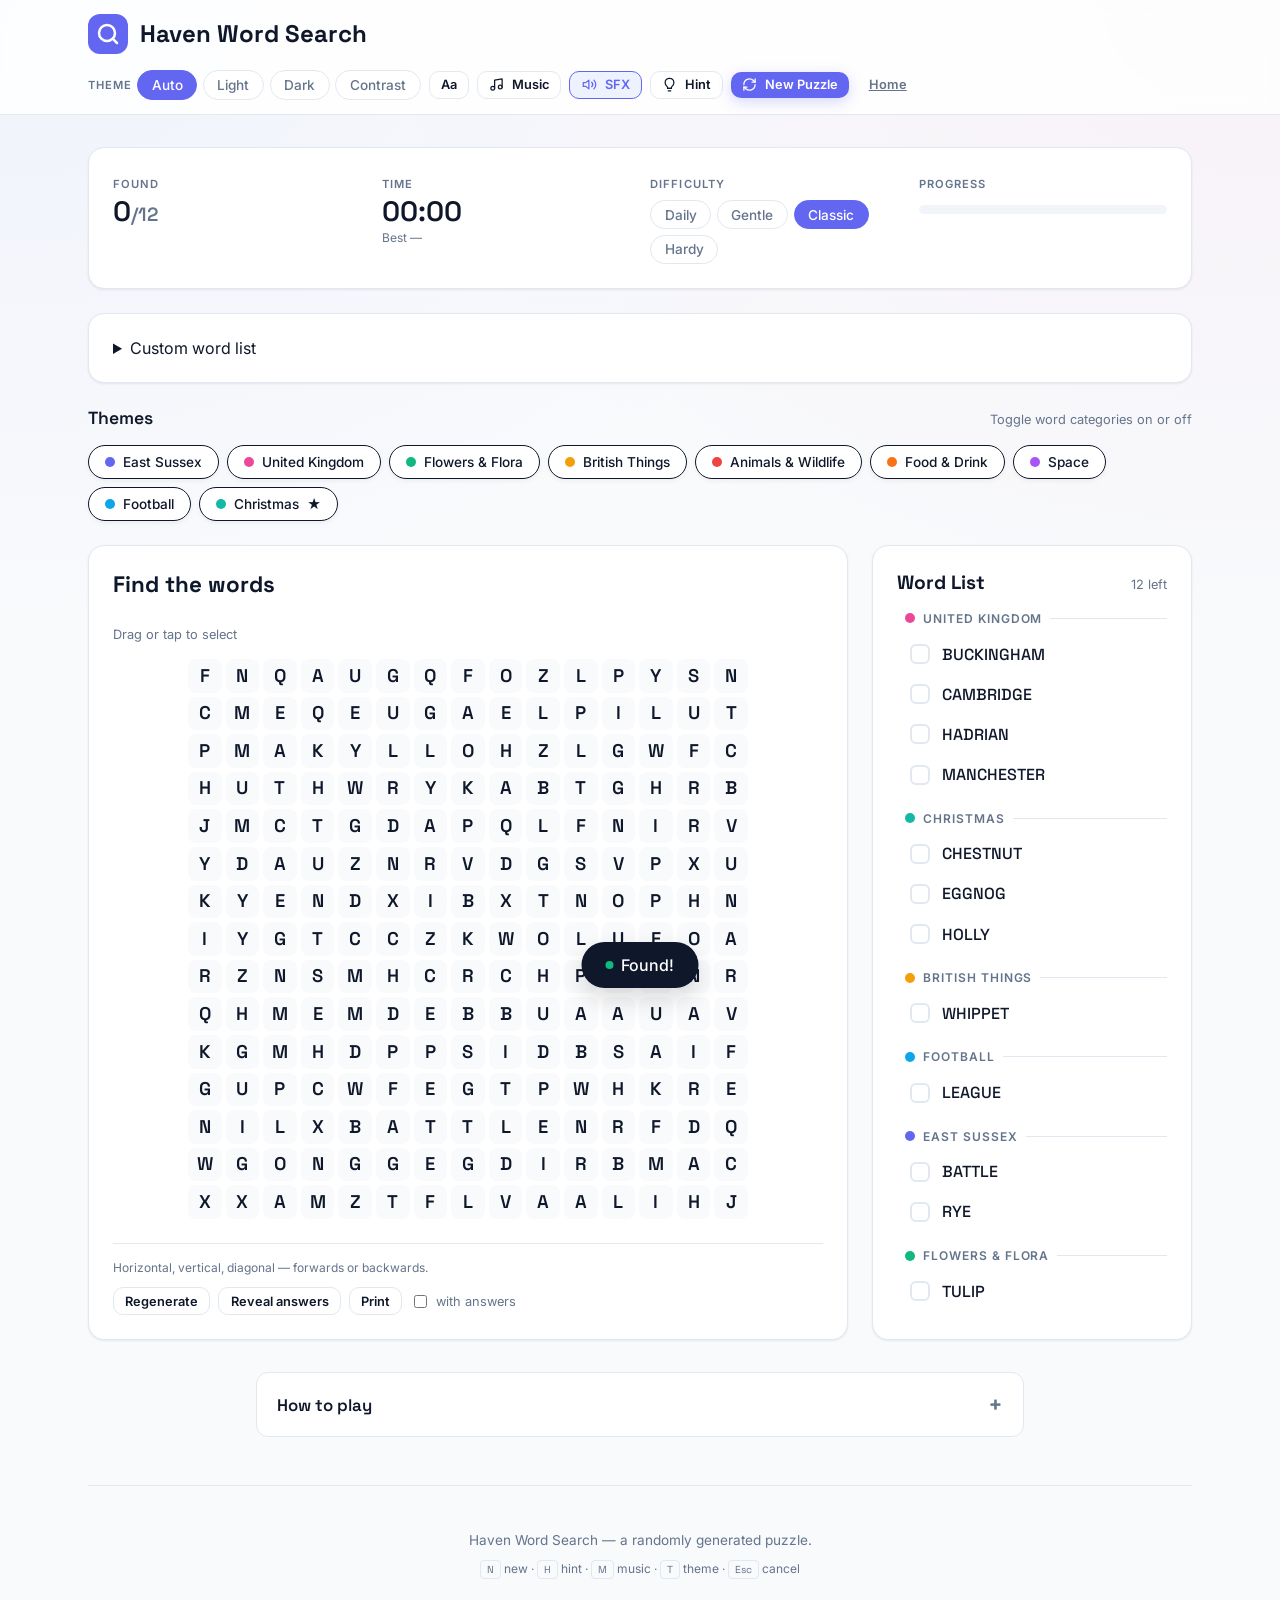
<file: wordsearch.html>
<!DOCTYPE html>
<html lang="en">
<head>
<meta charset="UTF-8">
<meta name="viewport" content="width=device-width, initial-scale=1.0">
<meta name="description" content="Haven Word Search — a calm, accessible word search with daily puzzles, themes and generative background music.">
<title>Haven Word Search</title>
<link rel="icon" type="image/svg+xml" href="icon.svg">
<link rel="manifest" href="manifest.json">
<script>
  /* Apply saved theme before first paint */
  try {
    var t = localStorage.getItem('haven-theme') || 'auto';
    var eff = (t === 'dark') ? 'dark' : (t === 'contrast') ? 'contrast'
      : (window.matchMedia && matchMedia('(prefers-color-scheme: dark)').matches ? 'dark' : 'light');
    document.documentElement.dataset.theme = eff;
  } catch (e) { document.documentElement.dataset.theme = 'light'; }
  if (typeof localStorage !== 'undefined' && localStorage.getItem('haven-textsize') === 'large') {
    document.documentElement.dataset.textsize = 'large';
  }
</script>
<link rel="preconnect" href="https://fonts.googleapis.com">
<link rel="preconnect" href="https://fonts.gstatic.com" crossorigin>
<link href="https://fonts.googleapis.com/css2?family=Inter:wght@400;500;600;700&family=Space+Grotesk:wght@400;500;600;700&display=swap" rel="stylesheet">
<style>
  :root {
    color-scheme: light;
    font-size: 16px;
    --bg: #f8fafc; --surface: #ffffff; --text: #0f172a; --text-muted: #64748b;
    --border: #e2e8f0; --well: #f1f5f9;
    --primary: #6366f1; --primary-solid: #6366f1; --primary-solid-hover: #4f46e5;
    --on-primary: #ffffff; --primary-light: #eef2ff;
    --accent: #ec4899; --success: #10b981; --danger: #ef4444; --focus: #4f46e5;
    --header-bg: rgba(255,255,255,0.85); --overlay: rgba(15,23,42,0.6);
    --toast-bg: #0f172a; --toast-fg: #ffffff;
    --glow-a: rgba(99,102,241,0.05); --glow-b: rgba(236,72,153,0.05);
  }
  [data-theme="dark"] {
    color-scheme: dark;
    --bg: #0b1220; --surface: #131c30; --text: #e2e8f0; --text-muted: #94a3b8;
    --border: #27334d; --well: #1b2540;
    --primary: #818cf8; --primary-solid: #4f46e5; --primary-solid-hover: #6366f1;
    --on-primary: #ffffff; --primary-light: rgba(129,140,248,0.16);
    --accent: #f472b6; --success: #34d399; --danger: #f87171; --focus: #a5b4fc;
    --header-bg: rgba(11,18,32,0.85); --overlay: rgba(2,6,23,0.7);
    --toast-bg: #f1f5f9; --toast-fg: #0f172a;
    --glow-a: rgba(99,102,241,0.10); --glow-b: rgba(236,72,153,0.08);
  }
  [data-theme="contrast"] {
    color-scheme: dark;
    --bg: #000000; --surface: #000000; --text: #ffffff; --text-muted: #f0f0f0;
    --border: #ffffff; --well: #101010;
    --primary: #ffd400; --primary-solid: #ffd400; --primary-solid-hover: #ffe14d;
    --on-primary: #000000; --primary-light: rgba(255,212,0,0.22);
    --accent: #00e5ff; --success: #00e676; --danger: #ff5252; --focus: #ffd400;
    --header-bg: rgba(0,0,0,0.92); --overlay: rgba(0,0,0,0.88);
    --toast-bg: #ffd400; --toast-fg: #000000;
    --glow-a: transparent; --glow-b: transparent;
  }
  html[data-textsize="large"] { font-size: 18px; }

  * { -webkit-tap-highlight-color: transparent; box-sizing: border-box; }
  html { scroll-behavior: smooth; }
  [hidden] { display: none !important; }
  body {
    background: var(--bg); color: var(--text);
    font-family: 'Inter', system-ui, sans-serif;
    background-image: radial-gradient(at 0% 0%, var(--glow-a) 0px, transparent 50%),
                      radial-gradient(at 98% 1%, var(--glow-b) 0px, transparent 50%);
    background-attachment: fixed; min-height: 100vh; margin: 0;
  }
  body.modal-open { overflow: hidden; }
  .font-display { font-family: 'Space Grotesk', sans-serif; }

  .wrap { max-width: 72rem; margin-inline: auto; padding-inline: 1rem; }
  @media (min-width: 640px) { .wrap { padding-inline: 1.5rem; } }

  /* Header */
  .site-header { border-bottom: 1px solid var(--border); background: var(--header-bg); backdrop-filter: blur(10px); -webkit-backdrop-filter: blur(10px); position: sticky; top: 0; z-index: 50; }
  .header-bar { display: flex; align-items: center; justify-content: space-between; gap: 1rem; flex-wrap: wrap; padding-block: 0.9rem; }
  .brand { display: flex; align-items: center; gap: 0.75rem; }
  .brand-icon { width: 2.5rem; height: 2.5rem; border-radius: 0.75rem; background: var(--primary-solid); color: var(--on-primary); display: grid; place-items: center; flex-shrink: 0; }
  .brand h1 { font-family: 'Space Grotesk', sans-serif; font-size: 1.25rem; font-weight: 700; margin: 0; line-height: 1.2; }
  @media (min-width: 640px) { .brand h1 { font-size: 1.5rem; } }
  .toolbar { display: flex; align-items: center; gap: 0.5rem; flex-wrap: wrap; }
  .seg { display: flex; gap: 0.35rem; flex-wrap: wrap; align-items: center; }
  .seg-label { font-size: 0.7rem; font-weight: 600; letter-spacing: 0.08em; text-transform: uppercase; color: var(--text-muted); }

  /* Cards & layout */
  .card { background: var(--surface); border: 1px solid var(--border); border-radius: 1rem; box-shadow: 0 1px 3px rgba(0,0,0,0.05), 0 1px 2px rgba(0,0,0,0.03); }
  .pad { padding: 1.25rem; } @media (min-width: 640px) { .pad { padding: 1.5rem; } }
  .stats-grid { display: grid; grid-template-columns: repeat(2, 1fr); gap: 1.25rem; }
  @media (min-width: 640px) { .stats-grid { grid-template-columns: repeat(4, 1fr); } }
  .stat-label { font-size: 0.7rem; font-weight: 600; letter-spacing: 0.1em; text-transform: uppercase; color: var(--text-muted); }
  .stat-value { font-family: 'Space Grotesk', sans-serif; font-weight: 600; font-size: 1.75rem; color: var(--text); line-height: 1.1; margin-top: 0.25rem; }
  .stat-sub { font-size: 0.75rem; color: var(--text-muted); margin-top: 0.2rem; }
  .progress { height: 0.6rem; background: var(--well); border-radius: 999px; overflow: hidden; margin-top: 0.8rem; }
  .progress > div { height: 100%; width: 0%; background: var(--primary-solid); border-radius: 999px; transition: width 0.5s; }
  .section { margin-bottom: 1.5rem; }
  .section-head { display: flex; align-items: baseline; justify-content: space-between; gap: 0.5rem; flex-wrap: wrap; margin-bottom: 1rem; }
  .section-head h2 { font-family: 'Space Grotesk', sans-serif; font-size: 1.1rem; font-weight: 600; margin: 0; }
  .muted { color: var(--text-muted); } .small { font-size: 0.8rem; }
  .layout { display: grid; gap: 1.5rem; }
  @media (min-width: 1024px) { .layout { grid-template-columns: minmax(0, 1fr) 20rem; } }
  .daily-badge { display: inline-block; background: var(--primary-light); color: var(--primary); border: 1px solid var(--primary); border-radius: 999px; padding: 0.25rem 0.8rem; font-size: 0.78rem; font-weight: 600; }

  /* Grid */
  .grid-shell { display: flex; justify-content: center; }
  .grid-table { display: grid; gap: 4px; width: min(560px, 100%); user-select: none; -webkit-user-select: none; touch-action: none; }
  .grid-row { display: contents; }
  .cell {
    aspect-ratio: 1; display: flex; align-items: center; justify-content: center;
    background: var(--bg); border: 1px solid transparent; border-radius: 8px;
    cursor: pointer; font-family: 'Space Grotesk', sans-serif; font-weight: 600;
    color: var(--text); user-select: none; transition: all 0.15s ease;
    font-size: clamp(0.8rem, 2.4vw, 1.15rem); padding: 0; line-height: 1;
  }
  html[data-textsize="large"] .cell { font-size: clamp(1rem, 3vw, 1.4rem); }
  .cell:hover:not(.found):not(.selected) { background: var(--primary-light); color: var(--primary); border-color: var(--primary); }
  .cell.selected { background: var(--primary-solid) !important; color: var(--on-primary) !important; border-color: var(--primary-solid-hover); transform: scale(1.05); z-index: 2; box-shadow: 0 4px 12px rgba(99,102,241,0.3); }
  .cell.found { background: var(--found-color, rgba(16,185,129,0.15)); color: var(--text); border-color: var(--found-border, var(--success)); }
  [data-theme="contrast"] .cell { border-color: #777; }
  [data-theme="contrast"] .cell.found { border-width: 2px; }
  .cell.revealed { background: transparent; border: 1px dashed var(--text-muted); color: var(--text-muted); }
  .cell.hint-flash { animation: hintPulse 1.2s ease; }
  @keyframes hintPulse {
    0%, 100% { background: var(--bg); transform: scale(1); }
    50% { background: var(--accent); color: #fff; transform: scale(1.15); box-shadow: 0 0 15px rgba(236,72,153,0.5); }
  }
  .grid-foot { margin-top: 1.5rem; padding-top: 1rem; border-top: 1px solid var(--border); display: flex; flex-wrap: wrap; align-items: center; justify-content: space-between; gap: 0.75rem; font-size: 0.75rem; color: var(--text-muted); }
  .foot-actions { display: flex; align-items: center; gap: 0.5rem; flex-wrap: wrap; }
  .print-opt { display: inline-flex; align-items: center; gap: 0.35rem; cursor: pointer; }
  .print-opt input { accent-color: var(--primary-solid); }

  /* Buttons / pills / chips */
  .btn { font-family: 'Inter', sans-serif; font-weight: 600; transition: all 0.2s ease; border-radius: 10px; cursor: pointer; display: inline-flex; align-items: center; gap: 0.5rem; white-space: nowrap; border: none; }
  .btn-primary { background: var(--primary-solid); color: var(--on-primary); padding: 0.6rem 1.2rem; box-shadow: 0 4px 14px rgba(99,102,241,0.25); }
  .btn-primary:hover { background: var(--primary-solid-hover); transform: translateY(-1px); }
  .btn-primary:active { transform: translateY(0); }
  .btn-ghost { background: var(--surface); color: var(--text); padding: 0.6rem 1.2rem; border: 1px solid var(--border); }
  .btn-ghost:hover { background: var(--bg); border-color: var(--text-muted); }
  .btn-home { background: transparent; color: var(--text-muted); padding: 0.6rem 1rem; }
  .btn-home:hover { color: var(--text); background: var(--bg); }
  .btn-sm { padding: 0.35rem 0.7rem; font-size: 0.8rem; }
  .btn[aria-pressed="true"].btn-ghost, #musicBtn[aria-pressed="true"], #sfxBtn[aria-pressed="true"], #textSizeBtn[aria-pressed="true"] { background: var(--primary-light); border-color: var(--primary); color: var(--primary); }
  .pill { padding: 0.35rem 0.85rem; border-radius: 999px; cursor: pointer; transition: all 0.2s ease; font-size: 0.85rem; font-weight: 500; border: 1px solid var(--border); background: var(--surface); color: var(--text-muted); font-family: 'Inter', sans-serif; }
  .pill:hover { border-color: var(--primary); color: var(--primary); }
  .pill.active { background: var(--primary-solid); color: var(--on-primary); border-color: var(--primary-solid); }
  .chip { display: inline-flex; align-items: center; gap: 0.5rem; padding: 0.5rem 1rem; border-radius: 999px; font-size: 0.85rem; font-weight: 500; border: 1px solid var(--border); background: var(--surface); cursor: pointer; transition: all 0.2s ease; color: var(--text); font-family: 'Inter', sans-serif; }
  .chip .dot { width: 10px; height: 10px; border-radius: 50%; }
  .chip.active { background: var(--surface); border-color: var(--text); box-shadow: 0 2px 4px rgba(0,0,0,0.05); }
  .chip:not(.active) { opacity: 0.5; } .chip:not(.active):hover { opacity: 0.8; }

  /* Word list */
  .word-item { display: flex; align-items: center; gap: 0.75rem; padding: 0.6rem 0.8rem; border-radius: 8px; font-family: 'Space Grotesk', sans-serif; font-weight: 500; font-size: 1rem; transition: all 0.3s ease; color: var(--text); }
  .word-item .check { width: 20px; height: 20px; border: 2px solid var(--border); border-radius: 6px; flex-shrink: 0; transition: all 0.3s ease; display: flex; align-items: center; justify-content: center; }
  .word-item.found { color: var(--text-muted); background: var(--bg); }
  .word-item.found .check { background: var(--word-color, var(--success)); border-color: var(--word-color, var(--success)); }
  .word-item.found .check::after { content: '✓'; color: #fff; font-size: 12px; font-weight: bold; }
  .word-item.found .word-text { text-decoration: line-through; text-decoration-thickness: 2px; text-decoration-color: var(--word-color, var(--success)); }
  .word-item.revealed { color: var(--text-muted); }
  .word-item.revealed .word-text { text-decoration: line-through dashed; text-decoration-color: var(--text-muted); }
  .word-item.just-found { animation: wordFound 0.6s ease; }
  @keyframes wordFound { 0% { transform: scale(1); } 50% { transform: scale(1.03); background: var(--primary-light); } 100% { transform: scale(1); } }
  .cat-label { font-size: 0.75rem; font-weight: 600; letter-spacing: 0.08em; text-transform: uppercase; color: var(--text-muted); margin: 1rem 0 0.5rem 0.5rem; display: flex; align-items: center; gap: 0.5rem; }
  .cat-label::after { content: ''; flex: 1; height: 1px; background: var(--border); }

  /* Custom words */
  textarea { width: 100%; background: var(--bg); color: var(--text); border: 1px solid var(--border); border-radius: 10px; padding: 0.75rem; font-family: 'Space Grotesk', monospace; font-size: 0.9rem; resize: vertical; margin: 0.75rem 0; }
  .btn-row { display: flex; gap: 0.5rem; flex-wrap: wrap; }

  /* Focus, skip link, kbd */
  .cell:focus-visible, button:focus-visible, [tabindex]:focus-visible, a:focus-visible, summary:focus-visible, textarea:focus-visible { outline: 2px solid var(--focus); outline-offset: 2px; }
  .skip-link { position: absolute; top: -100px; left: 1rem; background: var(--primary-solid); color: var(--on-primary); padding: 0.6rem 1.2rem; border-radius: 8px; z-index: 100; font-weight: 500; transition: top 0.2s; }
  .skip-link:focus { top: 1rem; }
  kbd { background: var(--bg); padding: 2px 6px; border-radius: 4px; border: 1px solid var(--border); font-family: 'Space Grotesk', monospace; font-size: 0.85em; }

  /* Toast, modal, confetti */
  .toast { position: fixed; bottom: 2rem; left: 50%; transform: translateX(-50%) translateY(120px); background: var(--toast-bg); color: var(--toast-fg); padding: 0.8rem 1.5rem; border-radius: 999px; font-weight: 500; box-shadow: 0 10px 25px rgba(0,0,0,0.15); transition: transform 0.4s cubic-bezier(0.34,1.56,0.64,1); z-index: 200; display: flex; align-items: center; gap: 0.5rem; max-width: min(92vw, 34rem); }
  .toast.show { transform: translateX(-50%) translateY(0); }
  .toast .toast-mark { width: 8px; height: 8px; border-radius: 50%; background: var(--success); flex-shrink: 0; }
  .modal-backdrop { position: fixed; inset: 0; background: var(--overlay); backdrop-filter: blur(8px); -webkit-backdrop-filter: blur(8px); z-index: 150; display: flex; align-items: center; justify-content: center; padding: 1rem; opacity: 0; pointer-events: none; transition: opacity 0.3s; }
  .modal-backdrop.show { opacity: 1; pointer-events: auto; }
  .modal { background: var(--surface); border-radius: 20px; max-width: 460px; width: 100%; padding: 2.5rem; text-align: center; transform: scale(0.9); transition: transform 0.4s cubic-bezier(0.34,1.56,0.64,1); }
  .modal-backdrop.show .modal { transform: scale(1); }
  .win-stats { display: grid; grid-template-columns: repeat(3, 1fr); gap: 0.75rem; margin-bottom: 1.5rem; }
  .win-stats .well { background: var(--well); border-radius: 0.75rem; padding: 0.9rem 0.5rem; }
  .new-best { display: inline-block; background: var(--success); color: #fff; border-radius: 999px; padding: 0.3rem 0.9rem; font-size: 0.8rem; font-weight: 700; margin-bottom: 1rem; }
  .confetti { position: fixed; width: 10px; height: 10px; pointer-events: none; z-index: 160; opacity: 0; }

  /* How-to */
  details.howto { background: var(--surface); border: 1px solid var(--border); border-radius: 12px; padding: 1rem 1.25rem; }
  details.howto summary { cursor: pointer; font-family: 'Space Grotesk', sans-serif; font-weight: 600; font-size: 1.05rem; color: var(--text); list-style: none; display: flex; align-items: center; justify-content: space-between; }
  details.howto summary::-webkit-details-marker { display: none; }
  details.howto summary::after { content: '+'; font-size: 1.5rem; color: var(--text-muted); transition: transform 0.2s; }
  details.howto[open] summary::after { transform: rotate(45deg); }

  .site-footer { margin-top: 3rem; padding-top: 2rem; text-align: center; font-size: 0.85rem; color: var(--text-muted); border-top: 1px solid var(--border); }
  .grid-table.selecting .cell { cursor: grabbing; }

  /* Print */
  .print-only { display: none; }
  @media print {
    .no-print, .site-header, #toast, #winModal, .site-footer, .grid-foot { display: none !important; }
    body { background: #fff !important; color: #000; }
    .layout { grid-template-columns: 1fr !important; }
    .card { box-shadow: none; border-color: #ccc; break-inside: avoid; }
    .cell { background: #fff !important; color: #000 !important; border: 1px solid #aaa !important; box-shadow: none !important; font-size: 10pt; }
    .grid-table { width: 100% !important; }
    body.print-answers .print-only { display: block; }
    body.print-answers .cell[data-placed] { outline: 2px solid #000; outline-offset: -2px; }
    .print-only h2 { font-family: 'Space Grotesk', sans-serif; }
    .print-only ul { columns: 2; column-gap: 2rem; padding-left: 1.2rem; }
    .print-only li { margin-bottom: 0.3rem; }
  }
  @media (prefers-reduced-motion: reduce) {
    *, *::before, *::after { animation-duration: 0.01ms !important; transition-duration: 0.01ms !important; }
  }
</style>
</head>
<body>

<a href="#puzzle" class="skip-link">Skip to puzzle</a>

<div id="toast" class="toast" role="status" aria-live="polite">
  <span class="toast-mark" aria-hidden="true"></span>
  <span id="toastText">Found!</span>
</div>

<div id="winModal" class="modal-backdrop" role="dialog" aria-modal="true" aria-labelledby="winTitle" aria-describedby="winDesc">
  <div class="modal">
    <div class="font-display small" style="letter-spacing:0.15em;text-transform:uppercase;color:var(--primary);font-weight:700;">Puzzle Complete</div>
    <h2 id="winTitle" class="font-display" style="font-size:2.2rem;font-weight:700;margin:0.5rem 0;">Well done!</h2>
    <p id="winDesc" class="small muted" style="margin-bottom:1.25rem;">You've found every word. Ready for another round?</p>
    <div id="newBest" class="new-best" hidden>New personal best!</div>
    <div class="win-stats">
      <div class="well"><div class="stat-label">Time</div><div class="stat-value" id="winTime" style="font-size:1.3rem;">00:00</div></div>
      <div class="well"><div class="stat-label">Words</div><div class="stat-value" id="winCount" style="font-size:1.3rem;">0</div></div>
      <div class="well"><div class="stat-label">Hints</div><div class="stat-value" id="winHints" style="font-size:1.3rem;">0</div></div>
    </div>
    <div class="btn-row" style="justify-content:center;">
      <button type="button" class="btn btn-ghost btn-sm" onclick="shareResult()">
        <svg aria-hidden="true" width="15" height="15" viewBox="0 0 24 24" fill="none" stroke="currentColor" stroke-width="2" stroke-linecap="round" stroke-linejoin="round"><circle cx="18" cy="5" r="3"/><circle cx="6" cy="12" r="3"/><circle cx="18" cy="19" r="3"/><line x1="8.59" y1="13.51" x2="15.42" y2="17.49"/><line x1="15.41" y1="6.51" x2="8.59" y2="10.49"/></svg>
        Share
      </button>
      <button type="button" id="winNewBtn" class="btn btn-primary" onclick="newPuzzle()">New Puzzle</button>
      <button type="button" class="btn btn-ghost" onclick="closeWinModal()">Close</button>
    </div>
  </div>
</div>

<header class="site-header">
  <div class="wrap header-bar">
    <div class="brand">
      <div class="brand-icon" aria-hidden="true">
        <svg width="24" height="24" viewBox="0 0 24 24" fill="none" stroke="currentColor" stroke-width="2.5" stroke-linecap="round" stroke-linejoin="round"><circle cx="11" cy="11" r="8"/><line x1="21" y1="21" x2="16.65" y2="16.65"/></svg>
      </div>
      <h1>Haven Word Search</h1>
    </div>
    <div class="toolbar">
      <div class="seg" role="group" aria-label="Colour theme">
        <span class="seg-label" aria-hidden="true">Theme</span>
        <button type="button" class="pill" data-theme-choice="auto" aria-pressed="false">Auto</button>
        <button type="button" class="pill" data-theme-choice="light" aria-pressed="false">Light</button>
        <button type="button" class="pill" data-theme-choice="dark" aria-pressed="false">Dark</button>
        <button type="button" class="pill" data-theme-choice="contrast" aria-pressed="false">Contrast</button>
      </div>
      <button type="button" id="textSizeBtn" class="btn btn-ghost btn-sm" aria-pressed="false" aria-label="Toggle large text">Aa</button>
      <button type="button" id="musicBtn" class="btn btn-ghost btn-sm" aria-pressed="false">
        <svg aria-hidden="true" width="15" height="15" viewBox="0 0 24 24" fill="none" stroke="currentColor" stroke-width="2" stroke-linecap="round" stroke-linejoin="round"><path d="M9 18V5l12-2v13"/><circle cx="6" cy="18" r="3"/><circle cx="18" cy="16" r="3"/></svg>
        Music
      </button>
      <button type="button" id="sfxBtn" class="btn btn-ghost btn-sm" aria-pressed="true">
        <svg aria-hidden="true" width="15" height="15" viewBox="0 0 24 24" fill="none" stroke="currentColor" stroke-width="2" stroke-linecap="round" stroke-linejoin="round"><polygon points="11 5 6 9 2 9 2 15 6 15 11 19 11 5"/><path d="M15.54 8.46a5 5 0 0 1 0 7.07"/><path d="M19.07 4.93a10 10 0 0 1 0 14.14"/></svg>
        SFX
      </button>
      <button type="button" class="btn btn-ghost btn-sm" onclick="showHint()" aria-keyshortcuts="h">
        <svg aria-hidden="true" width="15" height="15" viewBox="0 0 24 24" fill="none" stroke="currentColor" stroke-width="2" stroke-linecap="round" stroke-linejoin="round"><path d="M9 18h6"/><path d="M10 22h4"/><path d="M12 2a7 7 0 0 0-7 7c0 3 2 5 3 6 1 1 1 2 1 3h6c0-1 0-2 1-3 1-1 3-3 3-6a7 7 0 0 0-7-7Z"/></svg>
        Hint
      </button>
      <button type="button" class="btn btn-primary btn-sm" onclick="newPuzzle()" aria-keyshortcuts="n">
        <svg aria-hidden="true" width="15" height="15" viewBox="0 0 24 24" fill="none" stroke="currentColor" stroke-width="2" stroke-linecap="round" stroke-linejoin="round"><path d="M3 12a9 9 0 0 1 14.85-6.85L21 8"/><path d="M21 3v5h-5"/><path d="M21 12a9 9 0 0 1-14.85 6.85L3 16"/><path d="M3 21v-5h5"/></svg>
        New Puzzle
      </button>
      <a href="index.html" class="btn btn-home btn-sm">Home</a>
    </div>
  </div>
</header>

<main id="puzzle" tabindex="-1" class="wrap" style="padding-block:2rem;">

  <section class="card pad section no-print">
    <div class="stats-grid">
      <div>
        <span class="stat-label">Found</span>
        <div class="stat-value"><span id="foundCount">0</span><span style="color:var(--text-muted);font-size:1.2rem;">/<span id="totalCount">0</span></span></div>
      </div>
      <div>
        <span class="stat-label">Time</span>
        <div class="stat-value" id="timer">00:00</div>
        <div class="stat-sub" id="bestLabel">Best —</div>
      </div>
      <div>
        <span class="stat-label">Difficulty</span>
        <div class="seg" style="margin-top:0.5rem;">
          <button type="button" class="pill" id="dailyPill" aria-pressed="false">Daily</button>
          <button type="button" class="pill" data-diff="Gentle" aria-pressed="false">Gentle</button>
          <button type="button" class="pill" data-diff="Classic" aria-pressed="true">Classic</button>
          <button type="button" class="pill" data-diff="Challenging" aria-pressed="false">Hardy</button>
        </div>
      </div>
      <div>
        <span class="stat-label">Progress</span>
        <div class="progress"><div id="progressBar" role="progressbar" aria-label="Words found" aria-valuemin="0" aria-valuemax="0" aria-valuenow="0"></div></div>
      </div>
    </div>
  </section>

  <div id="dailyBadge" class="daily-badge no-print" hidden></div>

  <section class="card pad section no-print" aria-labelledby="customHeading">
    <details id="customDetails">
      <summary id="customHeading">Custom word list</summary>
      <p class="small muted" style="margin:0.75rem 0 0;">Paste your own words (letters only, 3–18 letters each), separated by commas or new lines — up to 30. Great for spelling practice, parties or birthdays.</p>
      <textarea id="customInput" rows="4" aria-label="Your custom words" placeholder="e.g. UNSCRAMBLED, TEATHER? no — RAINBOW, BISCUIT, LONDON..."></textarea>
      <div class="btn-row">
        <button type="button" id="customApply" class="btn btn-primary btn-sm">Use these words</button>
        <button type="button" id="customClear" class="btn btn-ghost btn-sm">Clear custom list</button>
      </div>
      <p id="customMsg" class="small muted" role="status" style="margin:0.75rem 0 0;"></p>
    </details>
  </section>

  <section class="section no-print">
    <div class="section-head">
      <h2>Themes</h2>
      <span class="small muted">Toggle word categories on or off</span>
    </div>
    <div id="categoryChips" class="seg" style="gap:0.5rem;"></div>
  </section>

  <div class="layout">
    <section class="card pad">
      <div class="section-head" style="margin-bottom:1.5rem;">
        <h2 style="font-size:1.4rem;font-weight:700;">Find the words</h2>
        <span class="small muted" style="display:none;" id="desktopHint">Drag or tap to select</span>
      </div>
      <span class="small muted" aria-hidden="true">Drag or tap to select</span>
      <div class="grid-shell" style="margin-top:1rem;">
        <div id="grid" class="grid-table" role="grid" aria-label="Word search puzzle grid"></div>
      </div>
      <div class="grid-foot">
        <span>Horizontal, vertical, diagonal — forwards or backwards.</span>
        <span class="foot-actions">
          <button type="button" class="btn btn-ghost btn-sm" onclick="newPuzzle()">Regenerate</button>
          <button type="button" id="revealBtn" class="btn btn-ghost btn-sm">Reveal answers</button>
          <button type="button" id="printBtn" class="btn btn-ghost btn-sm">Print</button>
          <label class="print-opt small"><input type="checkbox" id="printAnswersOpt"> with answers</label>
        </span>
      </div>
    </section>

    <aside class="card pad" aria-labelledby="wordListHeading">
      <div class="section-head" style="margin-bottom:0.75rem;">
        <h2 id="wordListHeading" style="font-size:1.2rem;font-weight:700;">Word List</h2>
        <span class="small muted" id="remainingLabel">0 left</span>
      </div>
      <div id="wordList"></div>
    </aside>
  </div>

  <div id="printKey" class="print-only" aria-hidden="true"></div>

  <section class="no-print" style="margin-top:2rem;max-width:48rem;margin-inline:auto;">
    <details class="howto">
      <summary>How to play</summary>
      <div class="small muted" style="margin-top:1rem;line-height:1.7;display:grid;gap:0.75rem;">
        <p><strong style="color:var(--text);">Selecting words:</strong> Click and drag across letters, or tap the first letter then tap the last letter of a word. Words run in any of eight directions, including backwards.</p>
        <p><strong style="color:var(--text);">Keyboard:</strong> Tab into the grid, move with the arrow keys. Press <kbd>Enter</kbd> to start a selection, extend it with the arrows, press <kbd>Enter</kbd> again to confirm. <kbd>Esc</kbd> cancels.</p>
        <p><strong style="color:var(--text);">Daily puzzle:</strong> Turn on the <em>Daily</em> pill — everyone gets the same grid for that day and difficulty, and your result can be shared with the Share button.</p>
        <p><strong style="color:var(--text);">Custom lists:</strong> Open "Custom word list" above to play with your own words.</p>
        <p><strong style="color:var(--text);">Display &amp; sound:</strong> Themes (including a high-contrast mode) are in the header, along with large text, generative background music and sound effects. Everything is off or subtle by default.</p>
        <p><strong style="color:var(--text);">Shortcuts:</strong> <kbd>N</kbd> new puzzle · <kbd>H</kbd> hint · <kbd>M</kbd> music · <kbd>T</kbd> theme · <kbd>Esc</kbd> cancel selection.</p>
        <p><strong style="color:var(--text);">Printing:</strong> Use the Print button for a clean paper version; tick "with answers" to include the answer key.</p>
      </div>
    </details>
  </section>

  <footer class="site-footer">
    <p>Haven Word Search — a randomly generated puzzle.</p>
    <p style="margin-top:0.5rem;font-size:0.75rem;"><kbd>N</kbd> new · <kbd>H</kbd> hint · <kbd>M</kbd> music · <kbd>T</kbd> theme · <kbd>Esc</kbd> cancel</p>
  </footer>
</main>

<script>
'use strict';

/* ---------- Helpers ---------- */
const $ = (id) => document.getElementById(id);
const mem = {};
const storage = {
  get(k) { try { return localStorage.getItem(k); } catch (e) { return k in mem ? mem[k] : null; } },
  set(k, v) { try { localStorage.setItem(k, v); } catch (e) { mem[k] = v; } }
};
const prefersReducedMotion = () => window.matchMedia && window.matchMedia('(prefers-reduced-motion: reduce)').matches;
function mulberry32(a) { return function () { a |= 0; a = a + 0x6D2B79F5 | 0; let t = Math.imul(a ^ a >>> 15, 1 | a); t = t + Math.imul(t ^ t >>> 7, 61 | t) ^ t; return ((t ^ t >>> 14) >>> 0) / 4294967296; }; }
function hashStr(s) { let h = 2166136261; for (let i = 0; i < s.length; i++) { h ^= s.charCodeAt(i); h = Math.imul(h, 16777619); } return h >>> 0; }
function todayStr() { const d = new Date(); return `${d.getFullYear()}-${String(d.getMonth() + 1).padStart(2, '0')}-${String(d.getDate()).padStart(2, '0')}`; }
function fmtTime(ms) { const t = Math.floor(ms / 1000); return `${String(Math.floor(t / 60)).padStart(2, '0')}:${String(t % 60).padStart(2, '0')}`; }
function isEditable(t) { return t && (t.tagName === 'INPUT' || t.tagName === 'TEXTAREA' || t.tagName === 'SELECT' || t.isContentEditable); }

/* ---------- Data ---------- */
const WORD_BANK = {
  'East Sussex': { color: '#6366f1', words: ['BRIGHTON','LEWES','HASTINGS','BATTLE','EASTBOURNE','SEAFORD','NEWHAVEN','HAILSHAM','UCKFIELD','BEXHILL','PEVENSEY','BODIAM','CAMBER','WINCHELSEA','RYE','CROWBOROUGH','TICEHURST','WADHURST','FIRLE','ALFRISTON'] },
  'United Kingdom': { color: '#ec4899', words: ['LONDON','EDINBURGH','MANCHESTER','THAMES','BUCKINGHAM','WESTMINSTER','LIVERPOOL','OXFORD','CAMBRIDGE','CORNWALL','YORK','BRISTOL','BATH','CARDIFF','BELFAST','GLASGOW','SHAKESPEARE','TRAFALGAR','BRITAIN','ENGLAND','STONEHENGE','HADRIAN','CALEDONIA'] },
  'Flowers & Flora': { color: '#10b981', words: ['ROSE','LILY','DAFFODIL','BLUEBELL','POPPY','LAVENDER','PRIMROSE','FOXGLOVE','SNOWDROP','MARIGOLD','DAISY','TULIP','PEONY','IRIS','HOLLYHOCK','JASMINE','VIOLET','PANSY','COLUMBINE','SWEETPEA','CAMPANULA','ASTER'] },
  'British Things': { color: '#f59e0b', words: ['CUPPA','BROLLY','WELLINGTON','CRICKET','PIMMS','SCONE','MARMALADE','TEAPOT','GARDENING','HEDGEHOG','BISCUIT','MARMITE','PORRIDGE','WIMBLEDON','PUB','JUMPER','WELLIES','MAC','QUEUE','BAP','SPANNER','WHIPPET'] },
  'Animals & Wildlife': { color: '#ef4444', words: ['BADGER','FOX','ROBIN','OTTER','STAG','HARE','MOLE','TOAD','NEWT','WREN','PUFFIN','SQUIRREL','KINGFISHER','HERON','ADDER','DOVE','STOAT','SEAL','RAVEN','OWL'] },
  'Food & Drink': { color: '#f97316', words: ['CRUMPET','TRIFLE','CHEDDAR','GRAVY','CUSTARD','LEMONADE','FLAPJACK','PUDDING','BRIE','ROAST','TOASTIE','PICKLE','PARKIN','TEACAKE','OATCAKE','JELLY','KIPPER','SPOTTEDDICK','SCOTCHEGG','OATMEAL'] },
  'Space': { color: '#a855f7', words: ['COMET','GALAXY','NEBULA','ORBIT','PLANET','ROCKET','SATURN','VENUS','JUPITER','METEOR','ECLIPSE','GRAVITY','ASTEROID','COSMOS','LUNAR','AURORA','STARDUST','TELESCOPE','NEPTUNE','SOLAR'] },
  'Football': { color: '#0ea5e9', words: ['GOALKEEPER','STRIKER','MIDFIELDER','DEFENDER','PENALTY','CORNER','OFFSIDE','REFEREE','HEADER','TACKLE','DRIBBLE','FREEKICK','HATTRICK','STADIUM','WEMBLEY','DERBY','KICKOFF','LEAGUE','NUTMEG','CROSSBAR'] },
  'Christmas': { color: '#14b8a6', words: ['MISTLETOE','CRACKER','TINSEL','STOCKING','MINCEPIE','TURKEY','SLEIGH','CAROLS','ADVENT','REINDEER','SNOWMAN','EGGNOG','WREATH','GARLAND','CHESTNUT','HOLLY','IVY','YULELOG','SANTA','FRANKINCENSE'] }
};
const FACTS = {
  BRIGHTON: "home to the world's oldest operating aquarium (1872).",
  BATTLE: "the Battle of Hastings was actually fought here, not in Hastings.",
  RYE: "a former smugglers' town riddled with secret passages.",
  STONEHENGE: "older than the Great Pyramid of Giza.",
  LONDON: "the Tube is the world's oldest underground railway (1863).",
  SCONE: "people genuinely argue whether it rhymes with 'gone' or 'bone'.",
  WIMBLEDON: "players must wear almost entirely white on court.",
  WELLIES: "named after the Duke of Wellington.",
  HEDGEHOG: "a group of hedgehogs is called a prickle.",
  DAFFODIL: "immortalised by Wordsworth's 'host of golden daffodils'.",
  BLUEBELL: "over half the world's bluebells grow in the UK.",
  SNOWDROP: "often the very first flower of the new year.",
  ROSE: "the Tudor rose has been England's emblem since 1485.",
  BADGER: "a badger's home is called a sett.",
  COMET: "Halley's Comet returns about every 76 years.",
  NEBULA: "nebulae are the nurseries where new stars are born.",
  WEMBLEY: "Wembley's arch is visible across much of London.",
  MISTLETOE: "kissing under it is a tradition dating back to Victorian times."
};
const FOUND_COLORS = [
  { bg: 'rgba(99,102,241,0.15)', border: '#6366f1' }, { bg: 'rgba(236,72,153,0.15)', border: '#ec4899' },
  { bg: 'rgba(16,185,129,0.15)', border: '#10b981' }, { bg: 'rgba(245,158,11,0.15)', border: '#f59e0b' },
  { bg: 'rgba(6,182,212,0.15)', border: '#06b6d4' }, { bg: 'rgba(168,85,247,0.15)', border: '#a855f7' },
  { bg: 'rgba(239,68,68,0.15)', border: '#ef4444' }, { bg: 'rgba(14,165,233,0.15)', border: '#0ea5e9' }
];
const DIFFICULTY = { 'Gentle': { size: 12, count: 8 }, 'Classic': { size: 15, count: 12 }, 'Challenging': { size: 18, count: 16 } };
const DIRECTIONS = [[0,1],[0,-1],[1,0],[-1,0],[1,1],[1,-1],[-1,1],[-1,-1]];
const DIR_NAMES = { '0,1': 'across →', '0,-1': 'across ←', '1,0': 'down ↓', '-1,0': 'up ↑', '1,1': 'diagonal ↘', '1,-1': 'diagonal ↙', '-1,1': 'diagonal ↗', '-1,-1': 'diagonal ↖' };
const SEASONAL = { 11: 'Christmas' };

const state = {
  grid: [], placedWords: [], foundWords: new Set(), wordColors: {},
  selectedCells: [], startCell: null, currentCell: null, isSelecting: false,
  tapStart: null, selEpoch: 0,
  startTime: null, timerInterval: null, elapsedBase: 0, started: false, finalMs: 0,
  difficulty: 'Classic', mode: 'random', activeCategories: new Set(Object.keys(WORD_BANK).filter(c => c !== 'My Words')),
  usingCustom: false, customWords: [],
  size: 15, colorIndex: 0, completed: false, revealedAll: false, hintsUsed: 0,
  cellElements: [], rove: null, lastFocus: null, rng: Math.random
};
const R = () => state.rng();

/* ---------- Generative background music ---------- */
const Music = (() => {
  const VOLUME = 0.5;
  const CHORDS = [[57,60,64,67],[53,57,60,64],[55,60,64,67],[55,59,62,67]];
  const SCALE = [69,72,74,76,79,81,84];
  const mtf = (m) => 440 * Math.pow(2, (m - 69) / 12);
  let ctx = null, master = null, delay = null, timer = null;
  let running = false, chordIdx = 0, nextPad = 0, nextPluck = 0;
  function ensure() {
    if (ctx) return true;
    const AC = window.AudioContext || window.webkitAudioContext;
    if (!AC) return false;
    try {
      ctx = new AC();
      master = ctx.createGain(); master.gain.value = 0;
      const comp = ctx.createDynamicsCompressor();
      comp.threshold.value = -24; comp.ratio.value = 12;
      master.connect(comp); comp.connect(ctx.destination);
      delay = ctx.createDelay(1.5); delay.delayTime.value = 0.45;
      const fb = ctx.createGain(); fb.gain.value = 0.32;
      const wet = ctx.createGain(); wet.gain.value = 0.22;
      delay.connect(fb); fb.connect(delay); delay.connect(wet); wet.connect(master);
      return true;
    } catch (err) { ctx = null; return false; }
  }
  function pad(t, chord) {
    const lp = ctx.createBiquadFilter(); lp.type = 'lowpass'; lp.frequency.value = 750; lp.connect(master);
    chord.forEach((m) => [-4, 4].forEach((det) => {
      const o = ctx.createOscillator(); o.type = 'triangle';
      o.frequency.value = mtf(m); o.detune.value = det;
      const g = ctx.createGain();
      g.gain.setValueAtTime(0, t);
      g.gain.linearRampToValueAtTime(0.045, t + 3);
      g.gain.setValueAtTime(0.045, t + 12);
      g.gain.linearRampToValueAtTime(0, t + 16);
      o.connect(g); g.connect(lp); o.start(t); o.stop(t + 16.2);
    }));
  }
  function pluck(t) {
    const o = ctx.createOscillator(); o.type = 'sine';
    o.frequency.value = mtf(SCALE[Math.floor(Math.random() * SCALE.length)]);
    const g = ctx.createGain();
    g.gain.setValueAtTime(0, t);
    g.gain.linearRampToValueAtTime(0.09, t + 0.02);
    g.gain.exponentialRampToValueAtTime(0.0001, t + 1.6);
    o.connect(g); g.connect(master); g.connect(delay);
    o.start(t); o.stop(t + 1.7);
  }
  function tick() {
    const now = ctx.currentTime;
    if (nextPad < now) nextPad = now + 0.15;
    if (nextPluck < now) nextPluck = now + 1;
    const ahead = now + 1.5;
    while (nextPad < ahead) { pad(nextPad, CHORDS[chordIdx++ % CHORDS.length]); nextPad += 13; }
    while (nextPluck < ahead) { pluck(nextPluck); nextPluck += 1.8 + Math.random() * 3.2; }
  }
  function start() {
    if (!ensure()) return false;
    if (ctx.state === 'suspended') ctx.resume().catch(() => {});
    running = true;
    nextPad = ctx.currentTime + 0.15; nextPluck = ctx.currentTime + 2.5;
    clearInterval(timer); timer = setInterval(tick, 300); tick();
    const now = ctx.currentTime;
    master.gain.cancelScheduledValues(now);
    master.gain.setValueAtTime(master.gain.value, now);
    master.gain.linearRampToValueAtTime(VOLUME, now + 1.5);
    return true;
  }
  function stop() {
    running = false; clearInterval(timer); timer = null;
    if (!ctx) return;
    const now = ctx.currentTime;
    master.gain.cancelScheduledValues(now);
    master.gain.setValueAtTime(master.gain.value, now);
    master.gain.linearRampToValueAtTime(0, now + 0.6);
    setTimeout(() => { if (!running && ctx && ctx.state === 'running') ctx.suspend().catch(() => {}); }, 700);
  }
  return { start, stop, isPlaying: () => running };
})();

/* ---------- Sound effects ---------- */
const SFX = (() => {
  let ctx = null;
  const on = () => storage.get('haven-sfx') !== 'off';
  function ac() {
    const A = window.AudioContext || window.webkitAudioContext;
    if (!A) return null;
    if (!ctx) ctx = new A();
    if (ctx.state === 'suspended') ctx.resume().catch(() => {});
    return ctx;
  }
  function tone(freq, at, dur, type, vol) {
    const c = ac(); if (!c) return;
    const t = c.currentTime + at;
    const o = c.createOscillator(); o.type = type; o.frequency.value = freq;
    const g = c.createGain();
    g.gain.setValueAtTime(0, t);
    g.gain.linearRampToValueAtTime(vol, t + 0.015);
    g.gain.exponentialRampToValueAtTime(0.0001, t + dur);
    o.connect(g); g.connect(c.destination);
    o.start(t); o.stop(t + dur + 0.05);
  }
  return {
    on,
    found() { if (!on()) return; tone(659.25, 0, 0.18, 'sine', 0.10); tone(987.77, 0.09, 0.25, 'sine', 0.10); },
    invalid() { if (!on()) return; tone(180, 0, 0.18, 'triangle', 0.07); },
    win() { if (!on()) return; [523.25, 659.25, 783.99, 1046.5].forEach((f, i) => tone(f, i * 0.13, 0.35, 'sine', 0.11)); }
  };
})();

/* ---------- Theme & display ---------- */
let theme = storage.get('haven-theme') || 'auto';
const themeMq = window.matchMedia('(prefers-color-scheme: dark)');
const THEME_ORDER = ['auto', 'light', 'dark', 'contrast'];
function applyTheme() {
  const effective = theme === 'system' ? (themeMq.matches ? 'dark' : 'light')
    : theme === 'auto' ? (themeMq.matches ? 'dark' : 'light') : theme;
  document.documentElement.dataset.theme = effective;
  let meta = document.querySelector('meta[name="theme-color"]');
  if (!meta) { meta = document.createElement('meta'); meta.name = 'theme-color'; document.head.appendChild(meta); }
  meta.content = effective === 'dark' ? '#0b1220' : effective === 'contrast' ? '#000000' : '#f8fafc';
  document.querySelectorAll('[data-theme-choice]').forEach((b) => {
    const on = b.dataset.themeChoice === theme;
    b.classList.toggle('active', on);
    b.setAttribute('aria-pressed', String(on));
  });
}
function cycleTheme() {
  theme = THEME_ORDER[(THEME_ORDER.indexOf(theme) + 1) % THEME_ORDER.length];
  storage.set('haven-theme', theme); applyTheme();
  showToast(`Theme: ${theme === 'auto' ? 'Auto' : theme === 'contrast' ? 'High contrast' : theme[0].toUpperCase() + theme.slice(1)}`);
}
function bindThemeButtons() {
  document.querySelectorAll('[data-theme-choice]').forEach((b) => b.addEventListener('click', () => {
    theme = b.dataset.themeChoice; storage.set('haven-theme', theme); applyTheme();
  }));
  const onChange = () => { if (theme === 'auto') applyTheme(); };
  if (themeMq.addEventListener) themeMq.addEventListener('change', onChange);
  else if (themeMq.addListener) themeMq.addListener(onChange);
}
function bindTextSize() {
  const b = $('textSizeBtn');
  const sync = () => b.setAttribute('aria-pressed', String(document.documentElement.dataset.textsize === 'large'));
  b.addEventListener('click', () => {
    const el = document.documentElement;
    if (el.dataset.textsize === 'large') { delete el.dataset.textsize; storage.set('haven-textsize', ''); }
    else { el.dataset.textsize = 'large'; storage.set('haven-textsize', 'large'); }
    sync();
  });
  sync();
}

/* ---------- Music & SFX toggles ---------- */
function bindMusic() {
  const b = $('musicBtn');
  b.addEventListener('click', () => {
    try {
      if (Music.isPlaying()) { Music.stop(); b.setAttribute('aria-pressed', 'false'); storage.set('haven-music', 'off'); showToast('Music off'); }
      else if (Music.start()) { b.setAttribute('aria-pressed', 'true'); storage.set('haven-music', 'on'); showToast('Music on'); }
      else showToast('Audio is not supported in this browser');
    } catch (err) { showToast('Audio could not start'); }
  });
}
function armMusic() {
  if (storage.get('haven-music') !== 'on') return;
  const go = (e) => {
    if (e && e.target && e.target.closest && e.target.closest('#musicBtn')) return;
    window.removeEventListener('pointerdown', go); window.removeEventListener('keydown', go);
    if (!Music.isPlaying() && Music.start()) $('musicBtn').setAttribute('aria-pressed', 'true');
  };
  window.addEventListener('pointerdown', go); window.addEventListener('keydown', go);
}
function bindSfx() {
  const b = $('sfxBtn');
  const sync = () => b.setAttribute('aria-pressed', String(SFX.on()));
  b.addEventListener('click', () => {
    storage.set('haven-sfx', SFX.on() ? 'off' : 'on'); sync();
    showToast(SFX.on() ? 'Sound effects on' : 'Sound effects off');
  });
  sync();
}

/* ---------- Puzzle generation ---------- */
function shuffle(a) { for (let i = a.length - 1; i > 0; i--) { const j = Math.floor(R() * (i + 1)); [a[i], a[j]] = [a[j], a[i]]; } }
function buildPool() {
  const seen = new Set(), pool = [];
  const cats = state.usingCustom ? ['My Words'] : [...state.activeCategories];
  for (const cat of cats) {
    const words = state.usingCustom ? state.customWords : (WORD_BANK[cat] ? WORD_BANK[cat].words : []);
    for (const w of words) {
      if (seen.has(w)) continue; seen.add(w);
      if (w.length <= state.size) pool.push({ word: w, category: cat });
    }
  }
  return pool;
}
function tryPlace(selected) {
  const grid = Array.from({ length: state.size }, () => Array.from({ length: state.size }, () => null));
  const placed = [];
  for (const { word, category } of selected) {
    for (let attempt = 0; attempt < 250; attempt++) {
      const dir = DIRECTIONS[Math.floor(R() * DIRECTIONS.length)];
      const row = Math.floor(R() * state.size);
      const col = Math.floor(R() * state.size);
      if (canPlace(grid, word, row, col, dir)) {
        placeWord(grid, word, row, col, dir);
        placed.push({ word, category, row, col, dir, cells: getCells(word, row, col, dir) });
        break;
      }
    }
  }
  return { grid, placed };
}
function generatePuzzle() {
  const config = DIFFICULTY[state.difficulty];
  state.size = config.size;
  const pool = buildPool();
  shuffle(pool);
  const wanted = pool.slice(0, Math.min(config.count, pool.length));
  wanted.sort((a, b) => b.word.length - a.word.length);

  let best = null;
  for (let attempt = 0; attempt < 6; attempt++) {
    const res = tryPlace(wanted);
    if (!best || res.placed.length > best.placed.length) best = res;
    if (best.placed.length === wanted.length) break;
  }
  if (best.placed.length < wanted.length) console.warn(`Placed ${best.placed.length}/${wanted.length} words.`);

  for (let r = 0; r < state.size; r++) for (let c = 0; c < state.size; c++)
    if (!best.grid[r][c]) best.grid[r][c] = String.fromCharCode(65 + Math.floor(R() * 26));

  state.grid = best.grid;
  state.placedWords = best.placed;
  state.foundWords = new Set(); state.wordColors = {}; state.colorIndex = 0;
  state.completed = false; state.revealedAll = false; state.hintsUsed = 0; state.finalMs = 0;
  state.selectedCells = []; state.startCell = null; state.currentCell = null;
  state.isSelecting = false; state.tapStart = null; state.selEpoch++;
  pauseTimer(); state.started = false; state.elapsedBase = 0;
  $('timer').textContent = '00:00';
}
function canPlace(grid, word, row, col, dir) {
  const [dr, dc] = dir;
  for (let i = 0; i < word.length; i++) {
    const r = row + dr * i, c = col + dc * i;
    if (r < 0 || r >= state.size || c < 0 || c >= state.size) return false;
    if (grid[r][c] !== null && grid[r][c] !== word[i]) return false;
  }
  return true;
}
function placeWord(grid, word, row, col, dir) {
  const [dr, dc] = dir;
  for (let i = 0; i < word.length; i++) grid[row + dr * i][col + dc * i] = word[i];
}
function getCells(word, row, col, dir) {
  const [dr, dc] = dir, cells = [];
  for (let i = 0; i < word.length; i++) cells.push({ row: row + dr * i, col: col + dc * i });
  return cells;
}

/* ---------- Rendering ---------- */
function renderGrid() {
  const gridEl = $('grid');
  gridEl.innerHTML = '';
  gridEl.style.gridTemplateColumns = `repeat(${state.size}, minmax(0, 1fr))`;
  gridEl.setAttribute('aria-label', `Word search grid, ${state.size} by ${state.size}`);
  state.cellElements = Array.from({ length: state.size }, () => []);
  const frag = document.createDocumentFragment();
  for (let r = 0; r < state.size; r++) {
    const rowEl = document.createElement('div');
    rowEl.className = 'grid-row'; rowEl.setAttribute('role', 'row');
    for (let c = 0; c < state.size; c++) {
      const cell = document.createElement('button');
      cell.type = 'button'; cell.className = 'cell';
      cell.textContent = state.grid[r][c];
      cell.dataset.row = r; cell.dataset.col = c;
      cell.setAttribute('role', 'gridcell');
      cell.setAttribute('aria-selected', 'false');
      cell.setAttribute('aria-label', `Row ${r + 1}, column ${c + 1}, letter ${state.grid[r][c]}`);
      cell.tabIndex = -1;
      rowEl.appendChild(cell);
      state.cellElements[r][c] = cell;
    }
    frag.appendChild(rowEl);
  }
  gridEl.appendChild(frag);
  for (const p of state.placedWords) for (const { row, col } of p.cells) {
    const cell = state.cellElements[row]?.[col]; if (cell) cell.dataset.placed = '1';
  }
  const f = state.lastFocus;
  if (f && f.row < state.size && f.col < state.size && state.cellElements[f.row][f.col]) {
    setRoving(f.row, f.col); state.cellElements[f.row][f.col].focus();
  } else setRoving(0, 0);
  applyFoundStyles();
}
function setRoving(row, col) {
  if (state.rove) {
    const prev = state.cellElements[state.rove.row]?.[state.rove.col];
    if (prev) prev.tabIndex = -1;
  }
  const next = state.cellElements[row]?.[col];
  if (next) next.tabIndex = 0;
  state.rove = { row, col };
}
function applyFoundStyles() {
  for (const p of state.placedWords) {
    if (!state.foundWords.has(p.word)) continue;
    const cp = state.wordColors[p.word]; if (!cp) continue;
    for (const { row, col } of p.cells) {
      const cell = state.cellElements[row]?.[col];
      if (cell) { cell.classList.add('found'); cell.style.setProperty('--found-color', cp.bg); cell.style.setProperty('--found-border', cp.border); }
    }
  }
}
function renderWordList() {
  const listEl = $('wordList');
  listEl.innerHTML = '';
  const byCategory = {};
  for (const placed of state.placedWords) {
    if (!byCategory[placed.category]) byCategory[placed.category] = [];
    byCategory[placed.category].push(placed);
  }
  for (const cat of Object.keys(byCategory)) byCategory[cat].sort((a, b) => a.word.localeCompare(b.word));
  let foundCount = 0;
  for (const cat of Object.keys(byCategory)) {
    const catColor = (WORD_BANK[cat] && WORD_BANK[cat].color) || '#a855f7';
    const label = document.createElement('div');
    label.className = 'cat-label';
    label.innerHTML = `<span aria-hidden="true" style="display:inline-block;width:10px;height:10px;border-radius:50%;background:${catColor};"></span>${cat}`;
    listEl.appendChild(label);
    for (const placed of byCategory[cat]) {
      const isFound = state.foundWords.has(placed.word);
      if (isFound) foundCount++;
      const item = document.createElement('div');
      item.className = 'word-item' + (isFound ? ' found' : '');
      item.dataset.word = placed.word;
      item.setAttribute('aria-label', `${placed.word}${isFound ? ' — found' : ''}`);
      item.innerHTML = `<span class="check" aria-hidden="true"></span><span class="word-text">${placed.word}</span>`;
      if (isFound) item.style.setProperty('--word-color', state.wordColors[placed.word]?.border);
      listEl.appendChild(item);
    }
  }
  const total = state.placedWords.length;
  $('foundCount').textContent = foundCount;
  $('totalCount').textContent = total;
  $('remainingLabel').textContent = `${total - foundCount} left`;
  const bar = $('progressBar');
  bar.setAttribute('aria-valuemax', String(total));
  bar.setAttribute('aria-valuenow', String(foundCount));
  bar.style.width = (total > 0 ? (foundCount / total) * 100 : 0) + '%';
}
function renderCategoryChips() {
  const el = $('categoryChips');
  el.innerHTML = '';
  const cats = state.usingCustom ? ['My Words'] : Object.keys(WORD_BANK).filter(c => c !== 'My Words');
  for (const cat of cats) {
    const chip = document.createElement('button');
    chip.type = 'button';
    const active = state.usingCustom || state.activeCategories.has(cat);
    chip.className = 'chip' + (active ? ' active' : '');
    const color = (WORD_BANK[cat] && WORD_BANK[cat].color) || '#a855f7';
    const star = (SEASONAL[new Date().getMonth()] === cat) ? '<span aria-hidden="true"> ★</span>' : '';
    chip.innerHTML = `<span class="dot" aria-hidden="true" style="background:${color};"></span>${cat}${star}`;
    chip.setAttribute('aria-pressed', String(active));
    chip.addEventListener('click', () => {
      if (state.usingCustom) return;
      if (state.activeCategories.has(cat) && state.activeCategories.size === 1) { showToast('At least one theme required'); return; }
      if (state.activeCategories.has(cat)) state.activeCategories.delete(cat);
      else state.activeCategories.add(cat);
      saveSettings(); renderCategoryChips(); newPuzzle();
    });
    el.appendChild(chip);
  }
  if (state.usingCustom) {
    const clear = document.createElement('button');
    clear.type = 'button'; clear.className = 'chip';
    clear.textContent = '✕ Back to themed lists';
    clear.addEventListener('click', () => {
      state.usingCustom = false;
      state.activeCategories = new Set(Object.keys(WORD_BANK).filter(c => c !== 'My Words'));
      saveSettings(); renderCategoryChips(); newPuzzle();
    });
    el.appendChild(clear);
  }
}

/* ---------- Selection ---------- */
function startSelection(row, col) {
  if (state.completed || state.revealedAll) return;
  state.selEpoch++;
  state.isSelecting = true;
  state.startCell = { row, col }; state.currentCell = { row, col };
  state.selectedCells = [{ row, col }];
  $('grid').classList.add('selecting');
  startTimer(); setRoving(row, col); renderSelection();
}
function updateSelection(row, col) {
  if (!state.startCell) return;
  state.currentCell = { row, col };
  const cells = getLineCells(state.startCell, state.currentCell);
  if (cells) { state.selectedCells = cells; renderSelection(); }
}
function getLineCells(start, end) {
  const dr = end.row - start.row, dc = end.col - start.col;
  if (dr === 0 && dc === 0) return [{ row: start.row, col: start.col }];
  if (dr !== 0 && dc !== 0 && Math.abs(dr) !== Math.abs(dc)) return null;
  const length = Math.max(Math.abs(dr), Math.abs(dc));
  const stepR = dr === 0 ? 0 : Math.sign(dr), stepC = dc === 0 ? 0 : Math.sign(dc);
  const cells = [];
  for (let i = 0; i <= length; i++) cells.push({ row: start.row + stepR * i, col: start.col + stepC * i });
  return cells;
}
function renderSelection() {
  for (let r = 0; r < state.size; r++) for (let c = 0; c < state.size; c++) {
    const cell = state.cellElements[r]?.[c]; if (!cell) continue;
    const on = state.selectedCells.some((s) => s.row === r && s.col === c);
    cell.classList.toggle('selected', on);
    if (cell.getAttribute('aria-selected') !== String(on)) cell.setAttribute('aria-selected', String(on));
  }
}
function clearSelectionSoon() {
  const epoch = state.selEpoch;
  setTimeout(() => {
    if (epoch === state.selEpoch && !state.isSelecting) {
      state.selectedCells = []; state.startCell = null; state.currentCell = null; renderSelection();
    }
  }, 180);
}
function endSelection() {
  if (!state.isSelecting) return;
  state.isSelecting = false;
  $('grid').classList.remove('selecting');
  if (state.selectedCells.length >= 2) {
    state.tapStart = null;
    validateSelection(); clearSelectionSoon();
  } else if (state.selectedCells.length === 1 && state.startCell) {
    handleTapEnd(state.startCell);
  } else clearSelectionSoon();
}
function handleTapEnd(cell) {
  const pending = state.tapStart;
  if (pending && pending.row === cell.row && pending.col === cell.col) { state.tapStart = null; clearSelectionSoon(); return; }
  if (pending) {
    const line = getLineCells(pending, cell);
    if (line && line.length >= 2) {
      state.selectedCells = line; state.startCell = pending;
      renderSelection(); validateSelection();
      state.tapStart = null; clearSelectionSoon(); return;
    }
  }
  state.tapStart = { row: cell.row, col: cell.col };
  state.selectedCells = [{ row: cell.row, col: cell.col }];
  renderSelection();
}
function cancelSelection() {
  state.selEpoch++;
  state.isSelecting = false; state.tapStart = null;
  state.selectedCells = []; state.startCell = null; state.currentCell = null;
  $('grid').classList.remove('selecting'); renderSelection();
}
function validateSelection() {
  if (state.revealedAll || state.selectedCells.length < 2) return;
  const word = state.selectedCells.map((c) => state.grid[c.row][c.col]).join('');
  const reversed = word.split('').reverse().join('');
  for (const placed of state.placedWords) {
    if (state.foundWords.has(placed.word)) continue;
    if (word === placed.word || reversed === placed.word) { markWordFound(placed); return; }
  }
  flashInvalid();
}
function flashInvalid() {
  const cells = state.selectedCells.slice();
  for (const { row, col } of cells) {
    const cell = state.cellElements[row]?.[col];
    if (cell) { cell.style.transition = 'background 0.1s'; cell.style.background = 'rgba(239,68,68,0.2)'; }
  }
  SFX.invalid();
  setTimeout(() => {
    for (const { row, col } of cells) {
      const cell = state.cellElements[row]?.[col];
      if (cell && !cell.classList.contains('found')) cell.style.background = '';
    }
  }, 200);
}

/* ---------- Found words ---------- */
function markWordFound(placed) {
  state.foundWords.add(placed.word);
  const colorPair = FOUND_COLORS[state.colorIndex % FOUND_COLORS.length];
  state.wordColors[placed.word] = colorPair;
  state.colorIndex++;
  for (const { row, col } of placed.cells) {
    const cell = state.cellElements[row]?.[col];
    if (cell) { cell.classList.add('found'); cell.style.setProperty('--found-color', colorPair.bg); cell.style.setProperty('--found-border', colorPair.border); }
  }
  const item = document.querySelector(`.word-item[data-word="${placed.word}"]`);
  if (item) {
    item.classList.add('found', 'just-found');
    item.setAttribute('aria-label', `${placed.word} — found`);
    item.style.setProperty('--word-color', colorPair.border);
    setTimeout(() => item.classList.remove('just-found'), 600);
  }
  SFX.found();
  const fact = FACTS[placed.word];
  showToast(fact ? `Found: ${placed.word} — ${fact}` : `Found: ${placed.word}`);
  const foundCount = state.foundWords.size, total = state.placedWords.length;
  $('foundCount').textContent = foundCount;
  $('remainingLabel').textContent = `${total - foundCount} left`;
  const bar = $('progressBar');
  bar.setAttribute('aria-valuenow', String(foundCount));
  bar.style.width = (foundCount / total * 100) + '%';
  savePuzzle();
  if (foundCount === total && !state.revealedAll) {
    state.completed = true;
    state.finalMs = getElapsedMs();
    pauseTimer();
    $('timer').textContent = fmtTime(state.finalMs);
    clearPuzzle();
    setTimeout(showWinModal, 600);
  }
}

/* ---------- Timer ---------- */
function startTimer() {
  if (state.startTime) return;
  state.started = true;
  state.startTime = Date.now();
  if (!state.timerInterval) state.timerInterval = setInterval(updateTimer, 1000);
  savePuzzle();
}
function pauseTimer() {
  if (state.startTime) { state.elapsedBase += Date.now() - state.startTime; state.startTime = null; }
  if (state.timerInterval) { clearInterval(state.timerInterval); state.timerInterval = null; }
}
function getElapsedMs() { return state.elapsedBase + (state.startTime ? Date.now() - state.startTime : 0); }
function updateTimer() { $('timer').textContent = fmtTime(getElapsedMs()); }

/* ---------- Hint ---------- */
function showHint() {
  startTimer();
  const unfound = state.placedWords.filter((p) => !state.foundWords.has(p.word));
  if (unfound.length === 0) { showToast('All words found!'); return; }
  state.hintsUsed++;
  const target = unfound[Math.floor(Math.random() * unfound.length)];
  const { row, col } = target.cells[Math.floor(Math.random() * target.cells.length)];
  const cell = state.cellElements[row]?.[col];
  if (cell) {
    cell.classList.add('hint-flash');
    setTimeout(() => cell.classList.remove('hint-flash'), 1200);
    showToast('Hint revealed');
    savePuzzle();
  }
}

/* ---------- Toast, win modal, share, best times ---------- */
let toastTimeout;
function showToast(message) {
  const toast = $('toast');
  $('toastText').textContent = message;
  toast.classList.add('show');
  clearTimeout(toastTimeout);
  toastTimeout = setTimeout(() => toast.classList.remove('show'), 2400);
}
let lastFocused = null;
function showWinModal() {
  $('winTime').textContent = fmtTime(state.finalMs || getElapsedMs());
  $('winCount').textContent = state.placedWords.length;
  $('winHints').textContent = state.hintsUsed;
  const b = loadBest();
  let isBest = false;
  if (!b || state.finalMs < b.ms) {
    isBest = true;
    storage.set(bestKey(), JSON.stringify({ ms: state.finalMs, hints: state.hintsUsed, date: todayStr() }));
  }
  $('newBest').hidden = !isBest;
  updateBestLabel();
  lastFocused = document.activeElement;
  $('winModal').classList.add('show');
  document.body.classList.add('modal-open');
  setTimeout(() => $('winNewBtn').focus(), 60);
  SFX.win();
  spawnConfetti();
}
function closeWinModal() {
  $('winModal').classList.remove('show');
  document.body.classList.remove('modal-open');
  if (lastFocused && document.contains(lastFocused)) lastFocused.focus();
  lastFocused = null;
}
function bestKey() { return `haven-best-${state.mode}-${state.difficulty}`; }
function loadBest() { try { const b = storage.get(bestKey()); return b ? JSON.parse(b) : null; } catch (e) { return null; } }
function updateBestLabel() {
  const b = loadBest();
  $('bestLabel').textContent = b ? `Best ${fmtTime(b.ms)}` : 'Best —';
}
function buildShareText() {
  const scope = state.mode === 'daily' ? 'Daily ' : '';
  return `Haven Word Search ${scope}(${state.difficulty}): ${state.foundWords.size}/${state.placedWords.length} in ${fmtTime(state.finalMs || getElapsedMs())} · ${state.hintsUsed} hint${state.hintsUsed === 1 ? '' : 's'}`;
}
async function shareResult() {
  const text = buildShareText();
  if (navigator.share) {
    try { await navigator.share({ text }); return; }
    catch (e) { if (e && e.name === 'AbortError') return; }
  }
  try { await navigator.clipboard.writeText(text); showToast('Result copied to clipboard'); }
  catch (e) {
    const ta = document.createElement('textarea');
    ta.value = text; ta.style.position = 'fixed'; ta.style.opacity = '0';
    document.body.appendChild(ta); ta.select();
    try { document.execCommand('copy'); showToast('Result copied to clipboard'); }
    catch (err) { showToast('Copy failed — long-press to copy manually'); }
    ta.remove();
  }
}
function spawnConfetti() {
  if (prefersReducedMotion()) return;
  const colors = ['#6366f1', '#ec4899', '#10b981', '#f59e0b', '#06b6d4'];
  for (let i = 0; i < 40; i++) {
    const petal = document.createElement('div');
    petal.className = 'confetti';
    petal.style.background = colors[i % colors.length];
    petal.style.borderRadius = Math.random() > 0.5 ? '50%' : '2px';
    petal.style.left = Math.random() * 100 + 'vw';
    petal.style.top = '-20px';
    document.body.appendChild(petal);
    const duration = 2000 + Math.random() * 2000;
    const drift = (Math.random() - 0.5) * 300;
    petal.animate([
      { transform: 'translate(0, 0) rotate(0deg)', opacity: 1 },
      { transform: `translate(${drift}px, 100vh) rotate(${Math.random() * 720}deg)`, opacity: 0 }
    ], { duration, easing: 'cubic-bezier(0.4, 0, 0.6, 1)' }).onfinish = () => petal.remove();
  }
}

/* ---------- Reveal answers ---------- */
function revealAnswers() {
  if (state.revealedAll || state.completed || !state.placedWords.length) return;
  if (!window.confirm('Reveal all remaining answers? This ends the round.')) return;
  state.revealedAll = true;
  pauseTimer();
  for (const p of state.placedWords) {
    if (state.foundWords.has(p.word)) continue;
    for (const { row, col } of p.cells) {
      const cell = state.cellElements[row]?.[col];
      if (cell) cell.classList.add('revealed');
    }
    const item = document.querySelector(`.word-item[data-word="${p.word}"]`);
    if (item) { item.classList.add('revealed'); item.setAttribute('aria-label', `${p.word} — revealed`); }
  }
  $('timer').textContent = fmtTime(getElapsedMs());
  showToast('Answers revealed');
  savePuzzle();
}

/* ---------- Print ---------- */
function buildPrintKey() {
  const items = state.placedWords.map((p) =>
    `<li><strong>${p.word}</strong> — row ${p.row + 1}, col ${p.col + 1}, ${DIR_NAMES[p.dir.join(',')] || ''}</li>`).join('');
  $('printKey').innerHTML = `<h2>Answer key</h2><ul>${items}</ul>`;
}
function bindPrint() {
  $('printBtn').addEventListener('click', () => window.print());
  $('printAnswersOpt').addEventListener('change', (e) =>
    document.body.classList.toggle('print-answers', e.target.checked));
}

/* ---------- Custom word lists ---------- */
function applyCustomWords() {
  const raw = $('customInput').value;
  const seen = new Set(), list = [];
  for (let tok of raw.split(/[\n,;]+/)) {
    tok = tok.trim().toUpperCase().replace(/[^A-Z]/g, '');
    if (tok.length < 3 || tok.length > 18 || seen.has(tok)) continue;
    seen.add(tok); list.push(tok);
    if (list.length >= 30) break;
  }
  const msg = $('customMsg');
  if (list.length < 2) { msg.textContent = 'Need at least 2 valid words (3–18 letters, letters only).'; return; }
  state.customWords = list;
  state.usingCustom = true;
  WORD_BANK['My Words'] = { color: '#a855f7', words: list };
  saveSettings(); renderCategoryChips(); newPuzzle();
  msg.textContent = `Using ${list.length} custom words. Your progress is saved as usual.`;
}

/* ---------- Persistence ---------- */
function saveSettings() {
  storage.set('haven-settings', JSON.stringify({
    difficulty: state.difficulty, mode: state.mode,
    categories: [...state.activeCategories],
    usingCustom: state.usingCustom, customWords: state.customWords
  }));
}
function loadSettings() {
  try {
    const s = JSON.parse(storage.get('haven-settings') || 'null');
    if (!s) return;
    if (DIFFICULTY[s.difficulty]) state.difficulty = s.difficulty;
    if (s.mode === 'daily' || s.mode === 'random') state.mode = s.mode;
    if (Array.isArray(s.categories)) {
      const valid = s.categories.filter((c) => WORD_BANK[c] && c !== 'My Words');
      if (valid.length) state.activeCategories = new Set(valid);
    }
    state.usingCustom = !!s.usingCustom;
    if (state.usingCustom && Array.isArray(s.customWords) && s.customWords.length >= 2) {
      state.customWords = s.customWords;
      WORD_BANK['My Words'] = { color: '#a855f7', words: s.customWords };
    } else state.usingCustom = false;
  } catch (e) {}
}
function savePuzzle() {
  if (state.completed || !state.placedWords.length) return;
  storage.set('haven-puzzle', JSON.stringify({
    v: 1, grid: state.grid, placedWords: state.placedWords,
    found: [...state.foundWords], wordColors: state.wordColors, colorIndex: state.colorIndex,
    elapsedBase: state.elapsedBase, started: state.started, hints: state.hintsUsed,
    difficulty: state.difficulty, mode: state.mode,
    categories: [...state.activeCategories], usingCustom: state.usingCustom
  }));
}
function loadPuzzle() { try { return JSON.parse(storage.get('haven-puzzle') || 'null'); } catch (e) { return null; } }
function clearPuzzle() { storage.set('haven-puzzle', ''); }

function restoreOrNew() {
  const s = loadPuzzle();
  const catsEq = (a) => Array.isArray(a) && a.length === state.activeCategories.size &&
    [...state.activeCategories].every((c) => a.includes(c));
  if (s && s.v === 1 && !s.completed && s.difficulty === state.difficulty && s.mode === state.mode &&
      s.usingCustom === state.usingCustom && catsEq(s.categories) &&
      Array.isArray(s.grid) && s.grid.length && Array.isArray(s.placedWords)) {
    state.size = s.grid.length;
    state.grid = s.grid;
    state.placedWords = s.placedWords;
    state.foundWords = new Set(s.found || []);
    state.wordColors = s.wordColors || {};
    state.colorIndex = s.colorIndex || 0;
    state.hintsUsed = s.hints || 0;
    state.elapsedBase = s.elapsedBase || 0;
    state.started = !!s.started;
    state.completed = false; state.revealedAll = false;
    state.selectedCells = []; state.startCell = null; state.tapStart = null; state.selEpoch++;
    renderGrid(); renderWordList(); renderSelection();
    buildPrintKey(); updateDailyBadge(); updateBestLabel();
    if (state.started) {
      state.startTime = Date.now();
      state.timerInterval = setInterval(updateTimer, 1000);
      updateTimer();
    }
    showToast('Puzzle restored — carry on where you left off');
    return;
  }
  newPuzzle();
}

/* ---------- Top-level actions ---------- */
function updateDailyBadge() {
  const el = $('dailyBadge');
  if (state.mode !== 'daily') { el.hidden = true; return; }
  el.hidden = false;
  el.textContent = `Daily challenge · ${new Date().toLocaleDateString('en-GB', { weekday: 'short', day: 'numeric', month: 'short' })} — everyone gets the same grid today`;
}
function newPuzzle() {
  closeWinModal();
  if (state.mode === 'daily') state.rng = mulberry32(hashStr(`haven-${todayStr()}-${state.difficulty}`));
  else state.rng = Math.random;
  generatePuzzle();
  renderGrid(); renderWordList(); renderSelection();
  buildPrintKey(); updateDailyBadge(); updateBestLabel();
  clearPuzzle();
}

/* ---------- Event setup (attached once) ---------- */
function setupPointer() {
  const gridEl = $('grid');
  gridEl.addEventListener('focusin', (e) => {
    const cell = e.target.closest('.cell');
    if (cell) state.lastFocus = { row: +cell.dataset.row, col: +cell.dataset.col };
  });
  gridEl.addEventListener('contextmenu', (e) => e.preventDefault());
  if (window.PointerEvent) {
    gridEl.addEventListener('pointerdown', (e) => {
      const cell = e.target.closest('.cell');
      if (!cell || state.isSelecting) return;
      e.preventDefault();
      try { gridEl.setPointerCapture(e.pointerId); } catch (err) {}
      cell.focus();
      startSelection(+cell.dataset.row, +cell.dataset.col);
    });
    gridEl.addEventListener('pointermove', (e) => {
      if (!state.isSelecting) return;
      const el = document.elementFromPoint(e.clientX, e.clientY);
      if (el && el.classList.contains('cell')) updateSelection(+el.dataset.row, +el.dataset.col);
    });
    const finish = () => { if (state.isSelecting) endSelection(); };
    gridEl.addEventListener('pointerup', finish);
    window.addEventListener('pointerup', finish);
    gridEl.addEventListener('pointercancel', () => cancelSelection());
  } else {
    gridEl.addEventListener('mousedown', (e) => {
      const cell = e.target.closest('.cell');
      if (!cell) return;
      e.preventDefault(); cell.focus();
      startSelection(+cell.dataset.row, +cell.dataset.col);
    });
    gridEl.addEventListener('mouseover', (e) => {
      if (!state.isSelecting) return;
      const cell = e.target.closest('.cell');
      if (cell) updateSelection(+cell.dataset.row, +cell.dataset.col);
    });
    gridEl.addEventListener('touchstart', (e) => {
      const cell = e.target.closest('.cell');
      if (!cell) return;
      e.preventDefault();
      startSelection(+cell.dataset.row, +cell.dataset.col);
    }, { passive: false });
    gridEl.addEventListener('touchmove', (e) => {
      if (!state.isSelecting) return;
      e.preventDefault();
      const t = e.touches[0];
      const el = document.elementFromPoint(t.clientX, t.clientY);
      if (el && el.classList.contains('cell')) updateSelection(+el.dataset.row, +el.dataset.col);
    }, { passive: false });
    const finish = () => { if (state.isSelecting) endSelection(); };
    window.addEventListener('mouseup', finish);
    window.addEventListener('touchend', finish);
  }
}
function setupKeyboard() {
  document.addEventListener('keydown', (e) => {
    if (e.ctrlKey || e.metaKey || e.altKey) return;
    if (isEditable(e.target)) return;
    const modalOpen = $('winModal').classList.contains('show');
    if (modalOpen) {
      if (e.key === 'Escape') { e.preventDefault(); closeWinModal(); }
      return;
    }
    const k = e.key.toLowerCase();
    if (k === 'n') { e.preventDefault(); newPuzzle(); return; }
    if (k === 'h') { e.preventDefault(); showHint(); return; }
    if (k === 'm') { e.preventDefault(); $('musicBtn').click(); return; }
    if (k === 't') { e.preventDefault(); cycleTheme(); return; }
    if (k === 'escape') { cancelSelection(); return; }

    const cell = e.target.closest('.cell');
    if (!cell) return;
    const row = parseInt(cell.dataset.row, 10), col = parseInt(cell.dataset.col, 10);
    if (e.key === 'Enter' || e.key === ' ') {
      e.preventDefault();
      if (!state.isSelecting) startSelection(row, col);
      else endSelection();
      return;
    }
    if (e.key.startsWith('Arrow')) {
      e.preventDefault();
      let newRow = row, newCol = col;
      if (e.key === 'ArrowUp') newRow = Math.max(0, row - 1);
      else if (e.key === 'ArrowDown') newRow = Math.min(state.size - 1, row + 1);
      else if (e.key === 'ArrowLeft') newCol = Math.max(0, col - 1);
      else if (e.key === 'ArrowRight') newCol = Math.min(state.size - 1, col + 1);
      if (state.isSelecting && state.startCell) {
        const dr = newRow - state.startCell.row, dc = newCol - state.startCell.col;
        const isStraight = dr === 0 || dc === 0 || Math.abs(dr) === Math.abs(dc);
        if (!isStraight) {
          if (Math.abs(dr) >= Math.abs(dc)) newCol = state.startCell.col;
          else newRow = state.startCell.row;
        }
      }
      const targetCell = state.cellElements[newRow]?.[newCol];
      if (targetCell) {
        setRoving(newRow, newCol);
        targetCell.focus();
        if (state.isSelecting && state.startCell) updateSelection(newRow, newCol);
      }
    }
  });
}
function setupDifficulty() {
  const pills = document.querySelectorAll('[data-diff]');
  const daily = $('dailyPill');
  const sync = () => {
    pills.forEach((p) => {
      const on = p.dataset.diff === state.difficulty;
      p.classList.toggle('active', on);
      p.setAttribute('aria-pressed', String(on));
    });
    const dOn = state.mode === 'daily';
    daily.classList.toggle('active', dOn);
    daily.setAttribute('aria-pressed', String(dOn));
  };
  pills.forEach((p) => p.addEventListener('click', () => {
    state.difficulty = p.dataset.diff;
    sync(); saveSettings(); newPuzzle();
  }));
  daily.addEventListener('click', () => {
    state.mode = state.mode === 'daily' ? 'random' : 'daily';
    sync(); saveSettings(); newPuzzle();
    if (state.mode === 'daily') showToast('Daily mode on — same grid for everyone today');
  });
  sync();
}
function setupModalTrap() {
  $('winModal').addEventListener('keydown', (e) => {
    if (e.key !== 'Tab') return;
    const focusables = $('winModal').querySelectorAll('button');
    if (!focusables.length) return;
    const first = focusables[0], last = focusables[focusables.length - 1];
    if (e.shiftKey && document.activeElement === first) { e.preventDefault(); last.focus(); }
    else if (!e.shiftKey && document.activeElement === last) { e.preventDefault(); first.focus(); }
  });
}
function setupLifecycle() {
  document.addEventListener('visibilitychange', () => {
    if (document.hidden) { pauseTimer(); savePuzzle(); }
    else if (state.started && !state.completed && !state.revealedAll && !state.startTime) {
      state.startTime = Date.now();
      state.timerInterval = setInterval(updateTimer, 1000);
    }
  });
  window.addEventListener('pagehide', savePuzzle);
  $('revealBtn').addEventListener('click', revealAnswers);
  $('customApply').addEventListener('click', applyCustomWords);
  $('customClear').addEventListener('click', () => {
    state.usingCustom = false; state.customWords = [];
    $('customInput').value = ''; $('customMsg').textContent = 'Custom list cleared.';
    state.activeCategories = new Set(Object.keys(WORD_BANK).filter(c => c !== 'My Words'));
    saveSettings(); renderCategoryChips(); newPuzzle();
  });
}

/* ---------- Init ---------- */
function init() {
  loadSettings();
  if (SEASONAL[new Date().getMonth()]) state.activeCategories.add(SEASONAL[new Date().getMonth()]);
  applyTheme(); bindThemeButtons(); bindTextSize();
  bindMusic(); bindSfx();
  renderCategoryChips();
  setupDifficulty(); setupPointer(); setupKeyboard(); setupModalTrap();
  setupLifecycle(); bindPrint();
  if (state.usingCustom) $('customDetails').open = true;
  restoreOrNew();
  armMusic();
  if ('serviceWorker' in navigator && (location.protocol === 'https:' || ['localhost', '127.0.0.1'].includes(location.hostname))) {
    window.addEventListener('load', () => navigator.serviceWorker.register('sw.js').catch(() => {}));
  }
}
try { init(); }
catch (err) { console.error('Failed to initialise Haven Word Search:', err); }
</script>

</body>
</html>
</file>
<file: bingo/style.css>
:root{
  --paper:#F5EBD7; --paper-2:#FCF6E8; --cream:#F8F1E0;
  --ink:#26211A; --ink-70:rgba(38,33,26,.72); --ink-40:rgba(38,33,26,.4); --ink-15:rgba(38,33,26,.16);
  --green:#1E4D3B; --green-deep:#153829; --green-panel:#16382A; --green-cell:#1F4A38;
  --red:#C0402E; --gold:#E2A62B; --gold-deep:#B9821A;
  --shadow:6px 7px 0 rgba(38,33,26,.85); --shadow-soft:rgba(38,33,26,.45); --radius:14px;
  --ui:'Archivo',sans-serif; --disp:'Fraunces',Georgia,serif;
  --cell:#F5EBD7; --win-bg:#FFF6DF; --veil:rgba(252,246,232,.97);
  --on-gold:#26211A; --toast-accent:#E2A62B;
  --board-dim:rgba(248,241,224,.82); --board-label:rgba(248,241,224,.55);
  --ball-face:#FCF6E8; --ball-ink:#26211A; --dot:rgba(38,33,26,.05); --glow:#1E4D3B;
}
html[data-theme="modern"]{
  --paper:#F4F6F8; --paper-2:#FFFFFF; --cream:#FFFFFF;
  --ink:#1B2430; --ink-70:rgba(27,36,48,.66); --ink-40:rgba(27,36,48,.38); --ink-15:rgba(27,36,48,.14);
  --green:#0E8A72; --green-deep:#0B6B59; --green-panel:#22303F; --green-cell:#33424F;
  --red:#E4572E; --gold:#F5A623; --gold-deep:#C77F0E;
  --shadow:0 12px 30px -12px rgba(27,36,48,.28); --shadow-soft:rgba(27,36,48,.22); --radius:18px;
  --cell:#FFFFFF; --win-bg:#FFF4E3; --veil:rgba(244,246,248,.97);
  --on-gold:#1B2430; --toast-accent:#C77F0E;
  --board-dim:rgba(255,255,255,.9); --board-label:rgba(255,255,255,.55);
  --ball-face:#FFFFFF; --ball-ink:#1B2430; --dot:transparent; --glow:#0E8A72;
}
html[data-theme="future"]{
  --paper:#070B18; --paper-2:#0D1428; --cream:#EAF6FF;
  --ink:#DFF6FF; --ink-70:rgba(223,246,255,.75); --ink-40:rgba(223,246,255,.45); --ink-15:rgba(223,246,255,.22);
  --green:#19D3C5; --green-deep:#5EEAD4; --green-panel:#060B1C; --green-cell:#101B36;
  --red:#FF3D8A; --gold:#FFE03D; --gold-deep:#FFD23D;
  --shadow:0 0 0 2px rgba(25,211,197,.28), 0 18px 44px rgba(0,0,0,.55); --shadow-soft:rgba(0,0,0,.5); --radius:14px;
  --cell:#0F1830; --win-bg:#13203E; --veil:rgba(7,11,24,.97);
  --on-gold:#0A0E1A; --toast-accent:#FF6FB5;
  --board-dim:rgba(223,246,255,.9); --board-label:rgba(223,246,255,.55);
  --ball-face:#F2FDFF; --ball-ink:#07101E; --dot:rgba(53,224,255,.05); --glow:#19D3C5;
}
html[data-theme="halloween"]{
  --paper:#151022; --paper-2:#1E1730; --cream:#F2EBFF;
  --ink:#EDE6FA; --ink-70:rgba(237,230,250,.72); --ink-40:rgba(237,230,250,.42); --ink-15:rgba(237,230,250,.2);
  --green:#8A5CD6; --green-deep:#C9B6F2; --green-panel:#0E0A1A; --green-cell:#271C42;
  --red:#E8801A; --gold:#FFC53D; --gold-deep:#FFB03A;
  --shadow:6px 7px 0 rgba(0,0,0,.7); --shadow-soft:rgba(0,0,0,.55); --radius:14px;
  --cell:#1C1533; --win-bg:#2A1F47; --veil:rgba(21,16,34,.97);
  --on-gold:#241A08; --toast-accent:#FFB03A;
  --board-dim:rgba(242,235,255,.88); --board-label:rgba(242,235,255,.5);
  --ball-face:#F2EBFF; --ball-ink:#1A1228; --dot:rgba(255,138,60,.06); --glow:#E8801A;
}
html[data-theme="christmas"]{
  --paper:#0F2B1D; --paper-2:#153826; --cream:#F6EFDC;
  --ink:#F3ECDA; --ink-70:rgba(243,236,218,.75); --ink-40:rgba(243,236,218,.42); --ink-15:rgba(243,236,218,.18);
  --green:#B7342E; --green-deep:#F0D48A; --green-panel:#0A2116; --green-cell:#143826;
  --red:#D94F3D; --gold:#F2C14E; --gold-deep:#E0A93E;
  --shadow:6px 7px 0 rgba(0,0,0,.65); --shadow-soft:rgba(0,0,0,.5); --radius:14px;
  --cell:#122E1F; --win-bg:#1B4230; --veil:rgba(15,43,29,.97);
  --on-gold:#26211A; --toast-accent:#F2C14E;
  --board-dim:rgba(246,239,220,.9); --board-label:rgba(246,239,220,.55);
  --ball-face:#F6EFDC; --ball-ink:#122B1D; --dot:rgba(242,193,78,.05); --glow:#F2C14E;
}
html[data-theme="valentines"]{
  --paper:#FBEEF2; --paper-2:#FDF6F8; --cream:#FFF9FA;
  --ink:#4A2438; --ink-70:rgba(74,36,56,.72); --ink-40:rgba(74,36,56,.42); --ink-15:rgba(74,36,56,.17);
  --green:#C25E7C; --green-deep:#8A3A54; --green-panel:#3A1B29; --green-cell:#4E2434;
  --red:#E0526E; --gold:#E89A3C; --gold-deep:#C97E27;
  --shadow:6px 7px 0 rgba(74,36,56,.75); --shadow-soft:rgba(74,36,56,.4); --radius:14px;
  --cell:#F8E7EC; --win-bg:#FBE3EA; --veil:rgba(251,238,242,.97);
  --on-gold:#4A2438; --toast-accent:#E89A3C;
  --board-dim:rgba(255,249,250,.9); --board-label:rgba(255,249,250,.55);
  --ball-face:#FDF4F7; --ball-ink:#4A2438; --dot:rgba(224,82,110,.06); --glow:#E0526E;
}
html[data-theme="easter"]{
  --paper:#F7F4E2; --paper-2:#FCFAEE; --cream:#FFFEF5;
  --ink:#3A3524; --ink-70:rgba(58,53,36,.7); --ink-40:rgba(58,53,36,.4); --ink-15:rgba(58,53,36,.16);
  --green:#7A9E3B; --green-deep:#55742A; --green-panel:#2E3A1B; --green-cell:#3D4D24;
  --red:#E58FA0; --gold:#E8B33C; --gold-deep:#C08F2A;
  --shadow:6px 7px 0 rgba(58,53,36,.75); --shadow-soft:rgba(58,53,36,.4); --radius:14px;
  --cell:#F2EDD5; --win-bg:#FAF3D8; --veil:rgba(247,244,226,.97);
  --on-gold:#3A3524; --toast-accent:#C08F2A;
  --board-dim:rgba(255,254,245,.9); --board-label:rgba(255,254,245,.55);
  --ball-face:#FDFBF0; --ball-ink:#3A3524; --dot:rgba(232,179,60,.07); --glow:#E8B33C;
}
html[data-theme="summer"]{
  --paper:#EAF3F7; --paper-2:#F6FAFC; --cream:#FDFEFF;
  --ink:#1E3A4C; --ink-70:rgba(30,58,76,.7); --ink-40:rgba(30,58,76,.4); --ink-15:rgba(30,58,76,.15);
  --green:#2E6E8E; --green-deep:#1F5270; --green-panel:#122E3D; --green-cell:#1B3E51;
  --red:#E4572E; --gold:#F2B33D; --gold-deep:#C98F2B;
  --shadow:6px 7px 0 rgba(30,58,76,.75); --shadow-soft:rgba(30,58,76,.4); --radius:14px;
  --cell:#E3EEF5; --win-bg:#F2E9D8; --veil:rgba(234,243,247,.97);
  --on-gold:#1E3A4C; --toast-accent:#C98F2B;
  --board-dim:rgba(253,254,255,.9); --board-label:rgba(253,254,255,.55);
  --ball-face:#FDFEFF; --ball-ink:#1E3A4C; --dot:rgba(46,110,142,.06); --glow:#F2B33D;
}
html[data-theme="contrast"]{
  --paper:#000000; --paper-2:#0D0D0D; --cream:#FFFFFF;
  --ink:#FFFFFF; --ink-70:rgba(255,255,255,.9); --ink-40:rgba(255,255,255,.65); --ink-15:rgba(255,255,255,.45);
  --green:#00804F; --green-deep:#8CE8B8; --green-panel:#000000; --green-cell:#1F1F1F;
  --red:#FF6A55; --gold:#FFD500; --gold-deep:#FFD500;
  --shadow:6px 7px 0 rgba(255,255,255,.9); --shadow-soft:rgba(255,255,255,.55); --radius:14px;
  --cell:#161616; --win-bg:#1C1C1C; --veil:rgba(0,0,0,.97);
  --on-gold:#000000; --toast-accent:#8A6D00;
  --board-dim:rgba(255,255,255,.92); --board-label:rgba(255,255,255,.7);
  --ball-face:#FFFFFF; --ball-ink:#000000; --dot:rgba(255,255,255,.08); --glow:#FFD500;
}
html{font-size:clamp(15px, 10.2px + .46vw, 24px)}
*{box-sizing:border-box;margin:0;padding:0}
body{font:400 1rem/1.55 var(--ui);color:var(--ink);background:var(--paper);background-image:radial-gradient(var(--dot) 1px,transparent 1.3px);background-size:22px 22px;-webkit-font-smoothing:antialiased}
html[data-theme="future"] body{background-image:linear-gradient(rgba(53,224,255,.055) 1px,transparent 1px),linear-gradient(90deg,rgba(53,224,255,.055) 1px,transparent 1px);background-size:46px 46px}
html[data-theme="halloween"] body{background-image:radial-gradient(ellipse 70% 45% at 50% -8%,rgba(255,122,47,.1),transparent 60%),radial-gradient(var(--dot) 1px,transparent 1.3px)}
html[data-theme="christmas"] body{background-image:radial-gradient(ellipse 80% 50% at 50% -8%,rgba(242,193,78,.11),transparent 60%),radial-gradient(var(--dot) 1px,transparent 1.3px)}
html[data-theme="valentines"] body{background-image:radial-gradient(ellipse 70% 45% at 50% -8%,rgba(224,82,110,.1),transparent 60%),radial-gradient(var(--dot) 1px,transparent 1.3px)}
html[data-theme="easter"] body{background-image:radial-gradient(ellipse 80% 50% at 50% -8%,rgba(232,179,60,.12),transparent 60%),radial-gradient(var(--dot) 1px,transparent 1.3px)}
html[data-theme="summer"] body{background-image:radial-gradient(ellipse 85% 55% at 50% -10%,rgba(242,179,61,.16),transparent 62%),radial-gradient(var(--dot) 1px,transparent 1.3px)}
::selection{background:var(--gold);color:var(--on-gold)}
img,svg{display:block}
button{font-family:inherit;color:inherit}
.wrap{max-width:74rem;margin-inline:auto;padding-inline:clamp(1rem,3vw,2.5rem)}
.skip-link{position:absolute;left:1rem;top:-4rem;background:var(--ink);color:var(--paper);padding:.6rem 1rem;border-radius:8px;z-index:400;transition:top .2s}
.skip-link:focus{top:1rem}
:focus-visible{outline:3px solid var(--gold);outline-offset:3px;border-radius:6px}
.topbar{background:var(--paper-2)}
.topbar-in{display:flex;align-items:center;gap:1rem 1.25rem;padding-block:.9rem;flex-wrap:wrap}
.brand{display:flex;align-items:center;gap:.8rem}
.brand-badge{width:3rem;height:3rem;flex:none}
.brand-text{display:flex;flex-direction:column;line-height:1}
.brand-top{font:italic 900 1.5rem/1 var(--disp);letter-spacing:.01em}
.brand-bottom{font:900 .72rem/1.3 var(--ui);text-transform:uppercase;letter-spacing:.52em;margin-top:.15rem}
.brand-tag{flex:1 1 14rem;color:var(--ink-70);font-size:.92rem;max-width:34rem;min-width:0}
.brand-tag strong{color:var(--red)}
.topbar-actions{display:flex;gap:.5rem;margin-left:auto;flex-wrap:wrap;justify-content:flex-end}
.icon-btn{width:2.6rem;height:2.6rem;display:grid;place-items:center;background:var(--paper-2);border:2px solid var(--ink);border-radius:10px;cursor:pointer;box-shadow:2px 3px 0 var(--ink-40);transition:transform .12s,box-shadow .12s;flex:none}
.icon-btn:hover{transform:translate(-1px,-1px);box-shadow:3px 4px 0 var(--ink-40)}
.icon-btn:active{transform:translate(1px,2px);box-shadow:0 1px 0 var(--ink-40)}
.icon-btn svg{width:1.25rem;height:1.25rem}
.icon-btn[aria-pressed="false"] .ic-on{display:none}
.icon-btn[aria-pressed="true"] .ic-off{display:none}
.icon-btn[aria-pressed="false"]{background:var(--paper)}
.bunting{width:100%;height:14px;border-bottom:2.5px solid var(--ink)}
#buntXmas,#buntHalloween,#buntValentines,#buntEaster,#buntSummer{display:none}
html[data-theme="modern"] .topbar{border-bottom:2px solid var(--ink-15)}
html[data-theme="future"] .topbar{border-bottom:2px solid rgba(25,211,197,.35)}
html[data-theme="halloween"] .topbar{border-bottom:2px solid rgba(232,128,26,.4)}
html[data-theme="christmas"] .topbar{border-bottom:2px solid rgba(242,193,78,.4)}
html[data-theme="valentines"] .topbar{border-bottom:2px solid rgba(224,82,110,.4)}
html[data-theme="easter"] .topbar{border-bottom:2px solid rgba(232,179,60,.45)}
html[data-theme="summer"] .topbar{border-bottom:2px solid rgba(46,110,142,.4)}
html[data-theme="future"] .section-label{text-shadow:0 0 16px rgba(25,211,197,.5)}
html[data-theme="halloween"] .section-label{text-shadow:0 0 16px rgba(232,128,26,.45)}
html[data-theme="christmas"] .section-label{text-shadow:0 0 16px rgba(242,193,78,.4)}
html[data-theme="valentines"] .section-label{text-shadow:0 0 16px rgba(224,82,110,.35)}
html[data-theme="easter"] .section-label{text-shadow:0 0 16px rgba(232,179,60,.4)}
html[data-theme="summer"] .section-label{text-shadow:0 0 16px rgba(46,110,142,.35)}
html[data-theme="future"] .brand-top{text-shadow:0 0 18px rgba(255,61,138,.55)}
html[data-theme="halloween"] .brand-top{text-shadow:0 0 18px rgba(232,128,26,.5)}
html[data-theme="christmas"] .brand-top{text-shadow:0 0 18px rgba(242,193,78,.45)}
html[data-theme="valentines"] .brand-top{text-shadow:0 0 18px rgba(224,82,110,.4)}
html[data-theme="easter"] .brand-top{text-shadow:0 0 18px rgba(232,179,60,.45)}
html[data-theme="summer"] .brand-top{text-shadow:0 0 18px rgba(46,110,142,.4)}
html[data-season="christmas"] #buntClassic{display:none}
html[data-season="christmas"] #buntXmas{display:block}
html[data-season="halloween"] #buntClassic{display:none}
html[data-season="halloween"] #buntHalloween{display:block}
html[data-season="valentines"] #buntClassic{display:none}
html[data-season="valentines"] #buntValentines{display:block}
html[data-season="easter"] #buntClassic{display:none}
html[data-season="easter"] #buntEaster{display:block}
html[data-season="summer"] #buntClassic{display:none}
html[data-season="summer"] #buntSummer{display:block}
html[data-theme="modern"] .bunting,
html[data-theme="future"] .bunting,
html[data-theme="contrast"] .bunting{display:none}
main section{margin-block:clamp(2.4rem,5.5vw,4.2rem)}
main > section:first-of-type{margin-top:clamp(1.4rem,3.2vw,2.6rem)}
.section-head{display:flex;align-items:center;gap:.9rem 1rem;flex-wrap:wrap;margin-bottom:1.25rem}
.section-label{display:flex;align-items:center;gap:.75rem;font:800 .82rem/1 var(--ui);letter-spacing:.24em;text-transform:uppercase;color:var(--green-deep)}
.section-label::before{content:"";width:.72rem;height:.72rem;border-radius:50%;background:var(--red);border:2px solid var(--ink);flex:none}
.head-rule{flex:1;height:2px;background:var(--ink);opacity:.22;min-width:2rem}
.section-note{color:var(--ink-70);font-size:.95rem;flex:1 1 16rem;min-width:0}
.podium{display:grid;grid-template-columns:repeat(3,minmax(0,1fr));gap:clamp(.6rem,1.2vw,1rem)}
.pentry{display:flex;align-items:center;gap:.6rem;min-width:0;cursor:pointer;background:var(--paper-2);border:2px solid var(--ink);border-radius:12px;padding:.65rem .8rem;box-shadow:3px 4px 0 var(--shadow-soft)}
.pentry.first{border-color:var(--gold-deep);background:var(--win-bg)}
.pentry.bump{animation:bump .55s ease}
@keyframes bump{0%{transform:scale(1)}35%{transform:scale(1.045)}100%{transform:scale(1)}}
.medal{width:2.05rem;height:2.05rem;border-radius:50%;display:grid;place-items:center;font:800 .92rem var(--ui);border:2px solid var(--ink);flex:none}
.medal--1{background:var(--gold);color:var(--on-gold)}
.medal--2{background:#C7CCD2;color:#26211A}
.medal--3{background:#C88A5B;color:#26211A}
.pmain{flex:1;min-width:0;display:flex;flex-direction:column;gap:.34rem}
.ptop{display:flex;align-items:center;gap:.45rem;min-width:0}
.pboard{font:800 clamp(.82rem,.72rem + .35vw,1rem) var(--ui);white-space:nowrap;overflow:hidden;text-overflow:ellipsis}
.pline{font:800 .52rem var(--ui);letter-spacing:.08em;color:var(--gold-deep);border:1.5px solid var(--gold-deep);border-radius:5px;padding:.14rem .32rem;flex:none}
.pline--house{color:var(--red);border-color:var(--red)}
.pline--one{color:var(--cream);border-color:var(--red);background:var(--red)}
.pcount{margin-left:auto;font:800 clamp(.76rem,.68rem + .3vw,.9rem) var(--ui);white-space:nowrap;color:var(--ink-70)}
.pbar{display:block;height:.6rem;border:1.5px solid var(--ink);border-radius:99px;overflow:hidden;background:var(--paper)}
.pbar span{display:block;height:100%;background:var(--green);transition:width .4s ease}
html[data-theme="future"] .pentry.first,
html[data-theme="halloween"] .pentry.first,
html[data-theme="christmas"] .pentry.first,
html[data-theme="valentines"] .pentry.first,
html[data-theme="easter"] .pentry.first,
html[data-theme="summer"] .pentry.first{box-shadow:var(--shadow), 0 0 26px -8px var(--gold)}
.stage{background:var(--paper-2);border:2px solid var(--ink);border-radius:var(--radius);box-shadow:var(--shadow);padding:clamp(1.25rem,3vw,2.5rem)}
.stage-inner{display:grid;grid-template-columns:1.05fr .95fr;gap:clamp(1.5rem,3.5vw,3rem);align-items:center}
.roller-col{display:flex;flex-direction:column;gap:.35rem;min-width:0}
.roller-wrap{position:relative;width:100%;max-width:min(100%,32rem);margin-inline:auto;aspect-ratio:.98}
.roller-wrap canvas{position:absolute;inset:0;width:100%;height:100%}
.rail-row{display:flex;align-items:center;gap:.9rem;flex-wrap:wrap;justify-content:center}
.rail-label{font:800 .66rem var(--ui);letter-spacing:.18em;text-transform:uppercase;color:var(--ink-70)}
.rail{display:flex;gap:.5rem;align-items:center;min-height:2.6rem;flex-wrap:wrap;justify-content:center}
.rail-empty{color:var(--ink-40);font-style:italic;font-family:var(--disp)}
.drum-count{font:700 .78rem var(--ui);color:var(--ink-70);background:var(--paper);border:1.5px dashed var(--ink-15);padding:.3rem .7rem;border-radius:999px}
.ball{--bs:2.5rem;position:relative;display:inline-grid;place-items:center;width:var(--bs);height:var(--bs);border-radius:50%;border:2px solid var(--ink);box-shadow:inset -3px -4px 0 rgba(0,0,0,.16)}
.ball::before{content:"";position:absolute;inset:17%;border-radius:50%;background:var(--ball-face);border:1.5px solid rgba(38,33,26,.22)}
.ball-in{position:relative;font:800 calc(var(--bs)*.36)/1 var(--ui);color:var(--ball-ink)}
.rail .ball{--bs:clamp(1.95rem,1.5rem + 1.1vw,2.7rem)}
.reveal-col{display:flex;flex-direction:column;min-width:0}
.reveal{display:flex;flex-direction:column;align-items:center;text-align:center;gap:1.1rem}
.big-ball{--bs:clamp(10.5rem,22vw,15.5rem);background:var(--green);box-shadow:inset calc(var(--bs)*-.05) calc(var(--bs)*-.07) 0 rgba(0,0,0,.15), 0 14px 30px rgba(38,33,26,.28)}
html[data-theme="future"] .big-ball{box-shadow:inset calc(var(--bs)*-.05) calc(var(--bs)*-.07) 0 rgba(0,0,0,.2),0 0 90px -12px var(--glow),0 14px 34px rgba(0,0,0,.55)}
html[data-theme="halloween"] .big-ball{box-shadow:inset calc(var(--bs)*-.05) calc(var(--bs)*-.07) 0 rgba(0,0,0,.25),0 0 70px -10px rgba(232,128,26,.5),0 14px 34px rgba(0,0,0,.55)}
html[data-theme="christmas"] .big-ball{box-shadow:inset calc(var(--bs)*-.05) calc(var(--bs)*-.07) 0 rgba(0,0,0,.2),0 0 70px -10px rgba(242,193,78,.45),0 14px 34px rgba(0,0,0,.5)}
html[data-theme="valentines"] .big-ball{box-shadow:inset calc(var(--bs)*-.05) calc(var(--bs)*-.07) 0 rgba(0,0,0,.18),0 0 70px -10px rgba(224,82,110,.45),0 14px 34px rgba(0,0,0,.3)}
html[data-theme="easter"] .big-ball{box-shadow:inset calc(var(--bs)*-.05) calc(var(--bs)*-.07) 0 rgba(0,0,0,.18),0 0 70px -10px rgba(232,179,60,.5),0 14px 34px rgba(0,0,0,.3)}
html[data-theme="summer"] .big-ball{box-shadow:inset calc(var(--bs)*-.05) calc(var(--bs)*-.07) 0 rgba(0,0,0,.18),0 0 70px -10px rgba(242,179,61,.5),0 14px 34px rgba(0,0,0,.3)}
.pop{animation:pop .55s cubic-bezier(.25,1.5,.4,1)}
@keyframes pop{0%{transform:scale(.5) rotate(-7deg)}62%{transform:scale(1.07) rotate(1.5deg)}100%{transform:scale(1) rotate(0)}}
.call-text{font:italic 700 clamp(1.45rem,3.2vw,2.4rem)/1.2 var(--disp)}
.call-meta{font:700 .82rem var(--ui);letter-spacing:.06em;text-transform:uppercase;color:var(--ink-70)}
.controls{display:flex;flex-wrap:wrap;gap:1rem 1.4rem;align-items:flex-end;margin-top:1.9rem;padding-top:1.5rem;border-top:2px dashed var(--ink-15)}
.btn{display:inline-flex;align-items:center;gap:.6rem;cursor:pointer;font:800 .9rem/1 var(--ui);letter-spacing:.05em;text-transform:uppercase;padding:.9rem 1.35rem;border-radius:11px;border:2px solid var(--ink);transition:transform .12s,box-shadow .12s}
.btn svg{width:1.05rem;height:1.05rem;flex:none}
.btn-primary{background:var(--green);color:var(--cream);box-shadow:3px 4px 0 var(--ink)}
.btn-primary:hover{transform:translate(-1px,-1px);box-shadow:4px 5px 0 var(--ink)}
.btn-primary:active{transform:translate(2px,3px);box-shadow:1px 1px 0 var(--ink)}
.btn-ghost{background:var(--paper-2);color:var(--ink);box-shadow:3px 4px 0 var(--ink-40)}
.btn-ghost:hover{transform:translate(-1px,-1px);box-shadow:4px 5px 0 var(--ink-40)}
.btn-ghost:active{transform:translate(2px,3px);box-shadow:1px 1px 0 var(--ink-40)}
.btn-accent{background:var(--red);color:var(--cream);box-shadow:3px 4px 0 var(--ink)}
.btn-accent:hover{transform:translate(-1px,-1px);box-shadow:4px 5px 0 var(--ink)}
.btn-accent:active{transform:translate(2px,3px);box-shadow:1px 1px 0 var(--ink)}
.btn-red{background:var(--red);color:var(--cream);box-shadow:3px 4px 0 var(--ink)}
.btn-blue{background:#3D6FA8;color:var(--cream);box-shadow:3px 4px 0 var(--ink)}
.btn-red:hover,.btn-blue:hover{transform:translate(-1px,-1px)}
.btn-red:active,.btn-blue:active{transform:translate(2px,3px);box-shadow:1px 1px 0 var(--ink)}
.btn:disabled{opacity:.45;cursor:not-allowed;transform:none}
.btn-repeat{background:var(--gold);color:var(--on-gold);box-shadow:3px 4px 0 var(--ink)}
.btn-repeat:hover{transform:translate(-1px,-1px);box-shadow:4px 5px 0 var(--ink)}
.btn-repeat:active{transform:translate(2px,3px);box-shadow:1px 1px 0 var(--ink)}
.control-group{display:flex;flex-direction:column;min-width:0}
.cg-label{font:700 .66rem var(--ui);text-transform:uppercase;letter-spacing:.18em;color:var(--ink-70);margin-bottom:.45rem}
.seg{display:inline-flex;border:2px solid var(--ink);border-radius:10px;background:var(--paper-2);max-width:100%;overflow-x:auto;overflow-y:hidden;scrollbar-width:thin}
.seg-b{font:700 .8rem var(--ui);padding:.6rem .85rem;border:none;background:transparent;cursor:pointer;white-space:nowrap;flex:0 0 auto}
.seg-b + .seg-b{border-left:2px solid var(--ink-15)}
.seg-b[aria-checked="true"]{background:var(--green);color:var(--cream)}
.seg-b:disabled{opacity:.4;cursor:not-allowed}
html[data-theme="modern"] .btn{border-radius:14px}
html[data-theme="modern"] .btn-primary{box-shadow:0 10px 22px -10px rgba(14,138,114,.6)}
html[data-theme="modern"] .btn-accent{box-shadow:0 10px 22px -10px rgba(196,73,36,.55)}
html[data-theme="modern"] .btn-ghost{box-shadow:0 6px 16px -8px rgba(27,36,48,.35)}
html[data-theme="modern"] .btn:hover{transform:translateY(-2px)}
html[data-theme="modern"] .icon-btn{box-shadow:0 4px 12px -6px rgba(27,36,48,.35)}
html[data-theme="future"] .btn-primary{box-shadow:0 0 26px -6px var(--green)}
html[data-theme="future"] .btn-accent{box-shadow:0 0 26px -6px var(--red)}
html[data-theme="future"] .btn-ghost{box-shadow:0 0 18px -8px var(--ink-40)}
html[data-theme="future"] .btn:hover,
html[data-theme="halloween"] .btn:hover,
html[data-theme="christmas"] .btn:hover{transform:translateY(-1px)}
.board{display:flex;gap:clamp(3px,.6vw,6px);background:var(--green-panel);border:2px solid var(--ink);border-radius:var(--radius);padding:clamp(.55rem,1.4vw,1rem);box-shadow:var(--shadow)}
.bcol{flex:1;min-width:0;display:flex;flex-direction:column;gap:clamp(3px,.6vw,6px)}
.bl{font:700 .56rem var(--ui);letter-spacing:.1em;color:var(--board-label);text-align:center;padding-bottom:.2rem;white-space:nowrap}
.bc{aspect-ratio:1;display:grid;place-items:center;background:var(--green-cell);color:var(--board-dim);border-radius:4px;font:700 clamp(.66rem,.45rem + .8vw,1.15rem)/1 var(--ui);transition:background .2s}
.bc.lit{border:1px solid rgba(38,33,26,.55);animation:cellpop .4s}
.bc.just{outline:2px solid var(--gold);outline-offset:1px}
html[data-theme="future"] .bc.lit,
html[data-theme="halloween"] .bc.lit,
html[data-theme="christmas"] .bc.lit,
html[data-theme="valentines"] .bc.lit,
html[data-theme="easter"] .bc.lit,
html[data-theme="summer"] .bc.lit{box-shadow:0 0 14px -2px currentColor}
@keyframes cellpop{0%{transform:scale(.35)}70%{transform:scale(1.18)}100%{transform:scale(1)}}
.board-status{font:700 .8rem var(--ui);letter-spacing:.08em;text-transform:uppercase;color:var(--ink-70)}
.boards-grid{display:grid;grid-template-columns:repeat(auto-fill,minmax(10.5rem,1fr));gap:clamp(.6rem,1.3vw,1.1rem)}
.bcard{position:relative;background:var(--paper-2);border:2px solid var(--ink);border-radius:12px;box-shadow:3px 4px 0 var(--shadow-soft);overflow:hidden;cursor:pointer;transition:transform .15s,box-shadow .15s}
.bcard:hover{transform:translateY(-2px);box-shadow:4px 6px 0 var(--shadow-soft)}
.bcard-head{display:flex;align-items:center;justify-content:space-between;gap:.5rem;padding:.45rem .65rem;border-bottom:2px dashed var(--ink-15)}
.bcard-no{background:var(--green);color:var(--cream);font:800 .68rem var(--ui);padding:.22rem .5rem;border-radius:5px;letter-spacing:.05em;flex:none}
.bcard-prog{font:800 .72rem var(--ui);color:var(--ink-70);flex:none}
.bc-grid{display:grid;grid-template-columns:repeat(5,1fr);gap:3px;padding:.5rem}
.bcell{aspect-ratio:1;display:grid;place-items:center;font:700 clamp(.78rem,.5rem + .9vw,1.1rem)/1 var(--ui);border:1.5px solid var(--ink-15);border-radius:6px;background:var(--cell)}
.bcell--blank{border-style:dashed;background:transparent;opacity:.55}
.bcell.daubed{border-color:rgba(38,33,26,.5);font-weight:800;animation:cellpop .35s}
.bcell.rowdone{box-shadow:inset 0 0 0 2px var(--gold-deep)}
.bcard-foot{min-height:1.95rem;display:flex;align-items:center;padding:0 .65rem .5rem}
.bcard-badges{display:flex;gap:.4rem;flex-wrap:wrap}
.stamp{font:800 .58rem var(--ui);letter-spacing:.08em;color:var(--gold-deep);border:2px solid var(--gold-deep);border-radius:5px;padding:.16rem .4rem;transform:rotate(-4deg);background:rgba(226,166,43,.13)}
.stamp--house{color:var(--cream);border-color:var(--red);background:var(--red)}
.stamp--one{color:var(--red);border-color:var(--red);background:rgba(192,64,46,.1)}
.bcard.linewon{border-color:var(--gold-deep)}
.bcard.winner{border-color:var(--gold-deep);background:var(--win-bg);box-shadow:4px 5px 0 var(--shadow-soft)}
.win-tag{position:absolute;top:-.7rem;right:-.35rem;background:var(--gold);color:var(--on-gold);font:800 .56rem var(--ui);letter-spacing:.12em;padding:.18rem .45rem;border:2px solid var(--ink);border-radius:5px;transform:rotate(5deg)}
html[data-theme="future"] .bcell.daubed,
html[data-theme="halloween"] .bcell.daubed,
html[data-theme="christmas"] .bcell.daubed,
html[data-theme="valentines"] .bcell.daubed,
html[data-theme="easter"] .bcell.daubed,
html[data-theme="summer"] .bcell.daubed{box-shadow:0 0 12px -3px currentColor}
html[data-theme="future"] .stamp,
html[data-theme="halloween"] .stamp,
html[data-theme="christmas"] .stamp,
html[data-theme="valentines"] .stamp,
html[data-theme="easter"] .stamp,
html[data-theme="summer"] .stamp{box-shadow:0 0 10px -3px currentColor}
.press-inner{display:grid;grid-template-columns:minmax(0,1fr) minmax(0,1fr);gap:clamp(1.5rem,4vw,3.5rem);align-items:center}
.press-copy p.lede{font-size:1.05rem;max-width:34rem;margin-bottom:1.4rem}
.press-actions{display:flex;flex-wrap:wrap;gap:.9rem;margin-bottom:1.2rem}
.fineprint{font-size:.8rem;color:var(--ink-70);max-width:34rem}
.press-preview{justify-self:center;width:min(100%,26rem);display:flex;flex-direction:column;gap:.8rem;align-items:center}
.press-preview .cap{font:700 .72rem var(--ui);letter-spacing:.14em;text-transform:uppercase;color:var(--ink-70);text-align:center}
.tk{background:var(--paper-2);border:2px solid var(--ink);border-radius:10px;overflow:hidden;box-shadow:4px 5px 0 var(--shadow-soft);width:100%}
.tk-head{display:flex;justify-content:space-between;align-items:center;padding:.6rem .85rem;border-bottom:2px solid var(--ink);background:var(--green);color:var(--cream)}
.tk-brand{font:800 .74rem var(--ui);letter-spacing:.2em;text-transform:uppercase}
.tk-no{font:800 .85rem var(--ui);color:var(--gold)}
.tk-grid{display:grid;grid-template-columns:repeat(5,1fr);gap:3px;padding:.55rem}
.tk-grid .tc{aspect-ratio:1;display:grid;place-items:center;font:700 1.2rem/1 var(--ui);border:1.5px solid var(--ink-15);border-radius:5px;background:var(--cell)}
.tk-grid .tc--blank{border-style:dashed;background:transparent;opacity:.55}
footer{margin-top:clamp(2.5rem,5vw,4rem);border-top:2px dashed var(--ink-15)}
footer .wrap{padding-block:1.6rem;text-align:center;color:var(--ink-70);font-size:.85rem}
.toast-wrap{position:fixed;top:1rem;left:50%;transform:translateX(-50%);z-index:260;display:flex;flex-direction:column;gap:.6rem;align-items:center;pointer-events:none;width:min(92vw,36rem)}
.toast{background:var(--ink);color:var(--paper);border:2px solid var(--gold);border-radius:11px;padding:.8rem 1.3rem;font:700 .95rem var(--ui);box-shadow:4px 5px 0 rgba(20,26,21,.35);opacity:0;transform:translateY(-14px);transition:.3s;text-align:center}
.toast.in{opacity:1;transform:none}
.toast strong{color:var(--toast-accent);letter-spacing:.06em}
.overlay{position:fixed;inset:0;background:rgba(14,30,23,.72);display:grid;place-items:center;z-index:250;padding:1rem}
.overlay[hidden]{display:none}
.win-card{background:var(--paper-2);border:3px solid var(--ink);border-radius:18px;box-shadow:10px 12px 0 rgba(20,26,21,.5);max-width:34rem;width:100%;padding:3rem 2rem 2rem;text-align:center;position:relative;animation:winIn .5s cubic-bezier(.22,1.4,.36,1)}
@keyframes winIn{from{transform:scale(.7) rotate(-2deg);opacity:0}}
.win-ribbon{position:absolute;top:-1.15rem;left:50%;transform:translateX(-50%) rotate(-2deg);background:var(--gold);color:var(--on-gold);border:2px solid var(--ink);font:800 .82rem var(--ui);letter-spacing:.24em;padding:.5rem 1.4rem;border-radius:6px;white-space:nowrap}
.win-kicker{font:700 .78rem var(--ui);letter-spacing:.18em;text-transform:uppercase;color:var(--ink-70)}
.win-no{font:900 clamp(2.5rem,9vw,4.6rem)/1.08 var(--ui);letter-spacing:-.02em;margin:.2rem 0 .6rem;overflow-wrap:break-word}
.win-prize{font-size:1.05rem;margin-bottom:.4rem}
.win-on{font:italic 600 1rem var(--disp);color:var(--ink-70);margin-bottom:1.6rem}
.win-actions{display:flex;gap:.9rem;justify-content:center;flex-wrap:wrap}
html[data-theme="future"] .win-card{box-shadow:0 0 0 2px rgba(25,211,197,.4),0 0 70px -14px var(--green),10px 12px 0 rgba(0,0,0,.5)}
html[data-theme="halloween"] .win-card{box-shadow:0 0 0 2px rgba(232,128,26,.4),0 0 60px -14px var(--glow),10px 12px 0 rgba(0,0,0,.5)}
html[data-theme="christmas"] .win-card{box-shadow:0 0 0 2px rgba(242,193,78,.4),0 0 60px -14px var(--glow),10px 12px 0 rgba(0,0,0,.5)}
html[data-theme="valentines"] .win-card{box-shadow:0 0 0 2px rgba(224,82,110,.4),0 0 60px -14px var(--glow),10px 12px 0 rgba(20,26,21,.4)}
html[data-theme="easter"] .win-card{box-shadow:0 0 0 2px rgba(232,179,60,.45),0 0 60px -14px var(--glow),10px 12px 0 rgba(20,26,21,.4)}
html[data-theme="summer"] .win-card{box-shadow:0 0 0 2px rgba(46,110,142,.4),0 0 60px -14px var(--glow),10px 12px 0 rgba(20,26,21,.4)}
.eyesdown{position:fixed;inset:0;background:var(--veil);display:grid;place-items:center;z-index:270}
.eyesdown[hidden]{display:none}
.eyesdown-in{text-align:center;padding:0 1rem}
.eyesdown-in b{display:block;font:italic 900 clamp(2.6rem,13vw,8.5rem)/1 var(--disp);transform:rotate(-3deg);animation:stamp .5s cubic-bezier(.3,1.6,.4,1)}
.eyesdown-in i{display:block;font:italic 600 clamp(1.1rem,3vw,1.8rem) var(--disp);color:var(--red);margin-top:1rem}
@keyframes stamp{0%{transform:scale(2.4) rotate(-12deg);opacity:0}60%{transform:scale(.94) rotate(-2deg);opacity:1}100%{transform:scale(1) rotate(-3deg)}}
.tieflash{position:fixed;inset:0;background:var(--veil);z-index:268;display:grid;place-items:center;padding:1rem;pointer-events:none}
.tieflash[hidden]{display:none}
.tieflash-in{text-align:center;animation:winIn .4s cubic-bezier(.22,1.4,.36,1)}
.tieflash b{display:block;font:italic 900 clamp(2.1rem,9vw,6.5rem)/1.08 var(--disp);transform:rotate(-2deg);color:var(--red)}
.tieflash--many b{color:var(--gold-deep)}
.tieflash i{display:block;font:italic 600 clamp(1.05rem,3vw,1.7rem) var(--disp);color:var(--ink-70);margin-top:.9rem}
.photo-overlay{background:rgba(14,30,23,.78)}
.photo-frame{width:min(60rem,94vw);min-height:min(34rem,80vh);display:flex;flex-direction:column;align-items:center;justify-content:center;gap:1rem;background:var(--paper-2);border:4px solid var(--gold-deep);border-radius:22px;outline:2px solid var(--ink);outline-offset:8px;box-shadow:0 0 0 8px var(--paper-2),12px 14px 0 rgba(20,26,21,.5);padding:3rem 2rem;text-align:center;position:relative;animation:winIn .4s cubic-bezier(.22,1.4,.36,1)}
.photo-hall{font:italic 800 clamp(1.3rem,3.5vw,2.2rem) var(--disp);color:var(--ink-70)}
.photo-board{font:900 clamp(4rem,16vw,10rem)/1 var(--ui);letter-spacing:-.02em;color:var(--red)}
.photo-date{font:700 .85rem var(--ui);letter-spacing:.18em;text-transform:uppercase;color:var(--ink-70)}
.photo-cheese{position:absolute;bottom:1.1rem;left:0;right:0;font:700 .72rem var(--ui);letter-spacing:.16em;text-transform:uppercase;color:var(--ink-40)}
.attract{position:fixed;inset:0;background:var(--veil);z-index:240;display:grid;place-items:center;padding:1rem;cursor:pointer}
.attract[hidden]{display:none}
.attract-in{text-align:center;animation:winIn .5s ease}
.attract-kicker{font:700 .85rem var(--ui);letter-spacing:.22em;text-transform:uppercase;color:var(--ink-70)}
.attract-title{display:block;font:italic 900 clamp(2.6rem,10vw,7rem)/1.1 var(--disp);margin:.5rem 0 1.2rem}
.attract-time{font:800 clamp(3rem,11vw,6.5rem)/1 var(--ui);font-variant-numeric:tabular-nums}
.attract-date{font:italic 600 clamp(1.1rem,3vw,1.6rem) var(--disp);color:var(--ink-70);margin:.4rem 0 2rem}
.attract-hint{font:700 .8rem var(--ui);letter-spacing:.14em;text-transform:uppercase;color:var(--ink-40);animation:attractPulse 2.6s ease-in-out infinite}
@keyframes attractPulse{0%,100%{opacity:.4}50%{opacity:1}}
.modal{position:fixed;inset:0;background:rgba(14,30,23,.6);z-index:280;display:grid;place-items:center;padding:1rem}
.modal[hidden]{display:none}
.modal-card{background:var(--paper-2);border:3px solid var(--ink);border-radius:16px;box-shadow:8px 10px 0 rgba(20,26,21,.45);width:min(56rem,94vw);max-height:88vh;overflow:auto;padding:1.8rem 2rem;position:relative;animation:winIn .35s ease}
.modal-card h2{font:italic 800 1.8rem var(--disp);margin-bottom:1rem;padding-right:3rem}
.modal-close{position:absolute;top:1.1rem;right:1.1rem}
.how-steps{margin:0 0 1.4rem 1.2rem}
.how-steps li{margin-bottom:.55rem}
.how-h{font:800 .72rem var(--ui);letter-spacing:.2em;text-transform:uppercase;color:var(--green-deep);margin:1.2rem 0 .6rem}
.calls-grid{display:grid;grid-template-columns:repeat(auto-fill,minmax(9.5rem,1fr));gap:.35rem .9rem}
.call-item{display:flex;gap:.5rem;align-items:baseline;font-size:.85rem}
.call-item b{font-weight:800;min-width:1.5rem;color:var(--red)}
.access-note{font-size:.85rem;color:var(--ink-70);margin-top:1.2rem;border-top:2px dashed var(--ink-15);padding-top:1rem}
.vpanel{position:fixed;inset:0;z-index:290}
.vpanel[hidden]{display:none}
.vcard{position:absolute;top:5rem;right:clamp(.5rem,2vw,2rem);width:min(24.5rem,calc(100vw - 1rem));max-height:calc(100vh - 6.5rem);max-height:calc(100dvh - 6.5rem);overflow:auto;background:var(--paper-2);border:3px solid var(--ink);border-radius:16px;box-shadow:8px 10px 0 rgba(20,26,21,.45);padding:1.5rem 1.5rem 1.4rem;animation:winIn .25s ease}
.vcard h2{font:italic 800 1.35rem var(--disp);margin-bottom:.9rem;padding-right:2.6rem}
.vclose{position:absolute;top:.9rem;right:.9rem}
.vmuted{font:italic 600 .88rem var(--disp);color:var(--red);margin-bottom:.9rem}
.vfield{margin-bottom:1.15rem;min-width:0}
.vlabel{display:block;font:700 .66rem var(--ui);text-transform:uppercase;letter-spacing:.18em;color:var(--ink-70);margin-bottom:.45rem}
.vselect{width:100%;font:600 .95rem var(--ui);color:var(--ink);background:var(--paper);border:2px solid var(--ink);border-radius:10px;padding:.6rem .7rem;cursor:pointer}
.vhint{font-size:.82rem;color:var(--ink-70);margin-top:.55rem;line-height:1.45}
.vrow{display:flex;justify-content:space-between;align-items:baseline;margin-bottom:.35rem}
.vout{font:800 .78rem var(--ui);color:var(--green-deep)}
.vrange{width:100%;accent-color:var(--green);height:1.5rem;cursor:pointer}
.vpanel-actions{display:flex;gap:.7rem;margin-top:1.25rem;flex-wrap:wrap}
.vpanel-actions .btn{padding:.75rem 1.1rem;font-size:.82rem}
#nowPlaying{font:italic 600 .88rem var(--disp);color:var(--green-deep);margin-top:.7rem}
.modes{display:grid;gap:.55rem}
.mode-card{display:flex;align-items:center;gap:.75rem;padding:.6rem .75rem;border:2px solid var(--ink);border-radius:12px;background:var(--paper);cursor:pointer;text-align:left;box-shadow:2px 3px 0 var(--shadow-soft);transition:transform .12s;min-width:0}
.mode-card:hover{transform:translate(-1px,-1px)}
.mode-card[aria-pressed="true"]{background:var(--green);color:var(--cream);box-shadow:2px 3px 0 var(--ink)}
.mode-chip{display:flex;width:2.5rem;height:2.5rem;border-radius:8px;border:2px solid var(--ink);overflow:hidden;flex:none}
.mode-chip i{flex:1}
.mode-txt{display:flex;flex-direction:column;min-width:0}
.mode-txt b{font:800 .88rem var(--ui)}
.mode-txt i{font:italic 600 .74rem var(--disp);opacity:.75}
.mode-toggle{display:flex;align-items:center;gap:.6rem;margin-top:.85rem;font:700 .8rem var(--ui);color:var(--ink);background:none;border:none;cursor:pointer;padding:.2rem 0;text-align:left}
.tg{width:2.6rem;height:1.45rem;border:2px solid var(--ink);border-radius:99px;position:relative;background:var(--paper);flex:none;transition:.2s}
.tg::after{content:"";position:absolute;top:50%;left:.2rem;transform:translateY(-50%);width:.9rem;height:.9rem;border-radius:50%;background:var(--ink);transition:.2s}
.mode-toggle[aria-pressed="true"] .tg{background:var(--green)}
.mode-toggle[aria-pressed="true"] .tg::after{left:calc(100% - 1.1rem);background:var(--cream)}
.bgrid{display:grid;grid-template-columns:repeat(6,1fr);gap:.3rem;margin-top:.6rem}
.bchip{font:800 .74rem var(--ui);padding:.32rem 0;border:2px solid var(--ink);border-radius:8px;background:var(--paper);cursor:pointer;color:var(--ink);transition:transform .1s}
.bchip:hover{transform:translateY(-1px)}
.bchip[aria-pressed="true"]{background:var(--green);color:var(--cream)}
.bchip[aria-pressed="false"]{opacity:.42;border-style:dashed}
.name-mgr{display:flex;gap:.45rem;margin-top:.6rem}
.name-mgr input{font:600 .85rem var(--ui);color:var(--ink);background:var(--paper);border:2px solid var(--ink);border-radius:8px;padding:.4rem .5rem}
.name-mgr .nm-no{width:4.2rem;flex:none;text-align:center}
.name-mgr .nm-name{flex:1;min-width:0}
.nm-chips{display:flex;gap:.35rem;flex-wrap:wrap;margin-top:.5rem}
.nm-chip{display:inline-flex;align-items:center;gap:.35rem;font:700 .72rem var(--ui);border:2px solid var(--ink);border-radius:6px;padding:.18rem .45rem;background:var(--paper)}
.nm-chip b{color:var(--green-deep)}
.nm-chip button{border:none;background:none;cursor:pointer;font:800 .85rem var(--ui);color:var(--red);padding:0;line-height:1}
.pname{font:italic 600 .74rem var(--disp);color:var(--ink-70);white-space:nowrap;overflow:hidden;text-overflow:ellipsis}
.nm-import{width:100%;min-height:5.2rem;resize:vertical;font:600 .85rem/1.5 var(--ui);color:var(--ink);background:var(--paper);border:2px solid var(--ink);border-radius:8px;padding:.5rem .6rem}
.nm-btnrow{display:flex;gap:.45rem;flex-wrap:wrap;margin-top:.5rem}
.nm-chip{cursor:pointer;user-select:none}
.nm-chip--sel{background:var(--gold);border-color:var(--ink)}
.nm-chip--sel b{color:var(--on-gold)}
.nm-chip--wait{opacity:.55;border-style:dashed}
.acts{display:grid;gap:.55rem}
.act{display:flex;align-items:center;gap:.75rem;padding:.65rem .75rem;border:2px solid var(--ink);border-radius:12px;background:var(--paper);cursor:pointer;text-align:left;box-shadow:2px 3px 0 var(--shadow-soft);transition:transform .12s;font-family:var(--ui);min-width:0}
.act:hover{transform:translate(-1px,-1px)}
.act-ic{width:2.4rem;height:2.4rem;border-radius:9px;display:grid;place-items:center;flex:none;border:2px solid var(--ink);background:var(--green);color:var(--cream)}
.act-ic svg{width:1.25rem;height:1.25rem}
.act b{display:block;font:800 .9rem var(--ui)}
.act i{display:block;font:italic 600 .74rem var(--disp);color:var(--ink-70)}
.spot-card{background:var(--paper-2);border:3px solid var(--ink);border-radius:18px;box-shadow:10px 12px 0 rgba(20,26,21,.5);max-width:40rem;width:100%;max-height:90vh;max-height:90dvh;overflow:auto;padding:1.6rem;position:relative;animation:winIn .35s ease}
.spot-close{position:absolute;top:.9rem;right:.9rem}
.spot-head{display:flex;align-items:center;gap:.7rem;flex-wrap:wrap;margin-bottom:1rem;padding-right:2.4rem}
.spot-no{background:var(--green);color:var(--cream);font:800 1.1rem var(--ui);padding:.3rem .7rem;border-radius:8px}
.spot-prog{font:800 .95rem var(--ui);color:var(--ink-70)}
.spot-grid{display:grid;grid-template-columns:repeat(5,1fr);gap:6px}
.spot-cell{aspect-ratio:1;display:grid;place-items:center;border:2px solid var(--ink-15);border-radius:10px;font:800 clamp(1.4rem,4.5vw,2.6rem)/1 var(--ui);background:var(--cell)}
.spot-cell--blank{border-style:dashed;background:transparent;opacity:.5}
.spot-cell--row{box-shadow:inset 0 0 0 3px var(--gold-deep)}
.spot-foot{margin-top:1.2rem;display:flex;justify-content:center}
.brk{position:fixed;inset:0;background:var(--veil);z-index:255;display:grid;place-items:center;padding:1rem}
.brk[hidden]{display:none}
.brk-in{text-align:center;max-width:34rem;width:100%}
.brk-kicker{font:700 .8rem var(--ui);letter-spacing:.2em;text-transform:uppercase;color:var(--ink-70)}
.brk-title{font:italic 900 clamp(2.4rem,7vw,4.5rem)/1.1 var(--disp);margin:.4rem 0 1rem}
.brk-clock{font:800 clamp(3.4rem,12vw,7rem)/1 var(--ui);font-variant-numeric:tabular-nums;letter-spacing:.02em}
.brk-date{font:italic 600 1.1rem var(--disp);color:var(--ink-70);margin-bottom:1.6rem}
.brk-cd{margin-bottom:1.4rem}
.brk-cd[hidden]{display:none}
.brk-cd-label{font:700 .7rem var(--ui);letter-spacing:.18em;text-transform:uppercase;color:var(--ink-70)}
.brk-cd-time{font:800 clamp(2.2rem,7vw,3.6rem)/1.2 var(--ui);color:var(--red);font-variant-numeric:tabular-nums}
.brk-actions{display:flex;flex-direction:column;gap:.8rem;align-items:center}
.brk-actions .cg-label{margin:0}
.brk-actions .seg{width:100%}
.brk-actions .seg-b{flex:1 1 auto;text-align:center}
.quiz-card{background:var(--paper-2);border:3px solid var(--ink);border-radius:18px;box-shadow:10px 12px 0 rgba(20,26,21,.5);width:min(40rem,94vw);max-height:92vh;max-height:92dvh;overflow:auto;padding:1.6rem 1.6rem 1.8rem;position:relative;animation:winIn .35s ease;text-align:center}
.quiz-close{position:absolute;top:.8rem;right:.8rem}
.quiz-card h2{font:italic 800 1.8rem var(--disp);margin-bottom:.5rem;padding-right:2.6rem}
.qscore{display:flex;justify-content:center;align-items:baseline;gap:.9rem;font:800 1rem var(--ui);margin-bottom:1.2rem;flex-wrap:wrap}
.qs{padding:.2rem .6rem;border-radius:7px;border:2px solid var(--ink)}
.qs--red{background:var(--red);color:var(--cream)}
.qs--blue{background:#3D6FA8;color:var(--cream)}
.qtarget{font:700 .72rem var(--ui);letter-spacing:.14em;text-transform:uppercase;color:var(--ink-70)}
.qstage{display:flex;flex-direction:column;align-items:center;gap:1.1rem}
.qball{--bs:clamp(8rem,16vw,11rem)}
.qcall{font:italic 700 clamp(1.6rem,4.5vw,2.4rem)/1.2 var(--disp)}
.qbtns{display:flex;gap:.7rem;flex-wrap:wrap;justify-content:center}
.qrules{display:grid;gap:.5rem;max-width:26rem;margin:0 auto 1rem;text-align:left;font-size:.95rem}
.qrules b{color:var(--green-deep)}
.juke-card{background:var(--paper-2);border:3px solid var(--ink);border-radius:18px;box-shadow:10px 12px 0 rgba(20,26,21,.5);width:min(46rem,94vw);max-height:92vh;max-height:92dvh;overflow:auto;padding:1.6rem;position:relative;animation:winIn .35s ease}
.juke-close{position:absolute;top:.8rem;right:.8rem}
.juke-card h2{font:italic 800 1.8rem var(--disp);margin-bottom:.3rem;padding-right:2.6rem}
.juke-body{display:grid;grid-template-columns:auto 1fr;gap:1.6rem;align-items:center}
.juke-now{font:italic 600 .95rem var(--disp);color:var(--green-deep);margin-bottom:.8rem}
.juke-list{display:grid;gap:.45rem;max-height:15rem;overflow:auto;padding-right:.2rem}
.juke-t{display:flex;align-items:center;gap:.6rem;padding:.5rem .7rem;border:2px solid var(--ink);border-radius:10px;background:var(--paper);cursor:pointer;font:700 .88rem var(--ui);box-shadow:2px 2px 0 var(--shadow-soft);text-align:left}
.juke-t[aria-pressed="true"]{background:var(--green);color:var(--cream)}
.juke-sec{font:700 .62rem var(--ui);letter-spacing:.18em;text-transform:uppercase;color:var(--ink-70);margin:.7rem 0 .35rem}
.juke-actions{display:flex;gap:.6rem;flex-wrap:wrap;margin-top:.9rem}
.juke-actions .btn{padding:.6rem .9rem;font-size:.78rem}
.vinyl{width:min(13rem,38vw);aspect-ratio:1;border-radius:50%;border:3px solid var(--ink);background:repeating-radial-gradient(circle at 50% 50%,#191919 0 2px,#232323 2px 4px);position:relative;box-shadow:0 10px 26px rgba(20,26,21,.4);animation:spin 3.2s linear infinite;justify-self:center}
.vinyl::after{content:"";position:absolute;inset:36%;border-radius:50%;background:var(--gold);border:2px solid var(--ink)}
.vinyl.paused{animation-play-state:paused}
@keyframes spin{to{transform:rotate(360deg)}}
.bday{position:fixed;inset:0;background:var(--veil);z-index:256;display:grid;place-items:center;padding:1rem}
.bday[hidden]{display:none}
.bday-in{text-align:center;animation:winIn .5s cubic-bezier(.22,1.4,.36,1)}
.bday-kicker{font:italic 600 clamp(1.2rem,3vw,1.8rem) var(--disp);color:var(--ink-70)}
.bday-name{font:italic 900 clamp(2.8rem,10vw,6rem)/1.1 var(--disp);color:var(--red);margin:.3rem 0}
.bday-sub{font:700 .85rem var(--ui);letter-spacing:.12em;text-transform:uppercase;color:var(--ink-70)}
.res-row{display:grid;grid-template-columns:auto 1fr;gap:.5rem .8rem;align-items:center;margin-bottom:.7rem}
.res-what{font:800 .78rem var(--ui);text-transform:uppercase;letter-spacing:.08em;color:var(--ink-70)}
.res-line{display:flex;align-items:center;gap:.6rem;min-width:0}
.res-board{font:800 .78rem var(--ui);background:var(--green);color:var(--cream);padding:.18rem .45rem;border-radius:6px;flex:none}
.res-input{flex:1;min-width:0;font:600 .95rem var(--ui);color:var(--ink);background:var(--paper);border:2px solid var(--ink);border-radius:9px;padding:.45rem .6rem}
.res-calls{font:italic 600 .88rem var(--disp);color:var(--ink-70);margin:.2rem 0 .4rem}
.arch{border-top:2px dashed var(--ink-15);padding-top:.9rem;margin-top:.9rem}
.arch-list{display:grid;gap:.4rem;max-height:11rem;overflow:auto;margin-bottom:.6rem}
.arch-item{font-size:.82rem;line-height:1.4;padding:.35rem .5rem;border:1.5px solid var(--ink-15);border-radius:8px;background:var(--paper)}
.arch-item b{color:var(--red)}
.arch-empty{font:italic 600 .85rem var(--disp);color:var(--ink-40)}
#confetti{position:fixed;inset:0;width:100%;height:100%;pointer-events:none;z-index:300;display:none}
#snow{position:fixed;inset:0;width:100%;height:100%;pointer-events:none;z-index:245;display:none}
#bats{position:fixed;inset:0;width:100%;height:100%;pointer-events:none;z-index:244;display:none}
#hearts{position:fixed;inset:0;width:100%;height:100%;pointer-events:none;z-index:243;display:none}
#petals{position:fixed;inset:0;width:100%;height:100%;pointer-events:none;z-index:242;display:none}
#gulls{position:fixed;inset:0;width:100%;height:100%;pointer-events:none;z-index:241;display:none}
@media (max-width:940px){
  .podium{grid-template-columns:repeat(2,minmax(0,1fr))}
  .podium .pentry:last-child:nth-child(odd){grid-column:1 / -1}
}
@media (max-width:900px){
  .stage-inner{grid-template-columns:1fr}
  .roller-col{order:2}
  .reveal-col{order:1}
  .press-inner{grid-template-columns:1fr}
  .press-preview{justify-self:start}
  .juke-body{grid-template-columns:1fr;justify-items:center}
}
@media (max-width:760px){
  .brand-tag{order:3;flex:1 1 100%;max-width:none;margin-top:.45rem}
}
@media (max-width:640px){
  .controls .btn{flex:1 1 100%;justify-content:center}
  .section-head .btn{flex:1 1 100%;justify-content:center}
  .control-group{flex:1 1 100%}
  .seg{width:100%}
  .seg-b{flex:1 1 auto;text-align:center}
  .press-actions .btn{flex:1 1 100%;justify-content:center}
  .vcard{left:.5rem;right:.5rem;width:auto;top:4rem;max-height:calc(100vh - 5rem);max-height:calc(100dvh - 5rem)}
  .modal-card{padding:1.3rem 1.1rem 1.5rem}
  .modal-card h2{font-size:1.5rem;padding-right:2.8rem}
}
@media (max-width:600px){
  .podium{grid-template-columns:1fr}
  .podium .pentry:last-child:nth-child(odd){grid-column:auto}
}
@media (max-width:560px){
  .win-card{padding:2.5rem 1.2rem 1.5rem}
  .win-actions .btn{flex:1 1 100%;justify-content:center}
}
@media (max-width:480px){
  .board{gap:2px;padding:.5rem .4rem}
  .bl{font-size:.5rem;letter-spacing:.02em}
}
@media (max-width:460px){
  .icon-btn{width:2.35rem;height:2.35rem}
  .icon-btn svg{width:1.1rem;height:1.1rem}
  .topbar-actions{gap:.4rem}
  .seg-b{padding:.55rem .5rem;font-size:.72rem}
}
#printArea{display:none}
@media print{
  @page{size:A4 portrait;margin:10mm}
  body{background:#fff}
  body > *:not(#printArea){display:none !important}
  #printArea{display:block !important;color:#000}
  .pa-board{border:1.6pt solid #000;border-radius:2mm;overflow:hidden;height:270mm;width:100%;margin:0 auto;display:flex;flex-direction:column;break-after:page;page-break-after:always}
  .pa-board:last-child{break-after:auto;page-break-after:auto}
  .pa-band{display:flex;justify-content:space-between;align-items:baseline;padding:4mm 6mm;border-bottom:1.6pt solid #000}
  .pa-band-brand{font-size:12pt;font-weight:800;letter-spacing:.22em}
  .pa-band-no{font-size:24pt;font-weight:900}
  #printArea .tk-grid{flex:1;padding:0;gap:0;display:grid;grid-template-columns:repeat(5,1fr);grid-template-rows:repeat(5,1fr)}
  #printArea .tc{aspect-ratio:auto;height:auto;border-radius:0;background:#fff;border:.6pt solid #555;display:grid;place-items:center;font-size:36pt;font-weight:800;line-height:1}
  #printArea .tc--blank{border-style:dashed;border-color:#aaa}
  .pa-foot{padding:2.5mm 6mm;font-size:8pt;color:#333;border-top:.5pt solid #999}
  .pa-poster{border:2.2pt solid #000;border-radius:3mm;padding:14mm 12mm;height:270mm;display:flex;flex-direction:column;text-align:center;color:#000;break-after:avoid}
  .pp-brand{font-size:14pt;font-weight:800;letter-spacing:.3em}
  .pp-title{font-size:40pt;font-weight:900;margin:10mm 0 2mm;font-family:Georgia,'Times New Roman',serif}
  .pp-date{font-size:13pt;margin-bottom:12mm}
  .pp-rows{display:flex;flex-direction:column;gap:8mm;margin:0 auto;width:100%}
  .pp-row{display:grid;grid-template-columns:1fr 1.4fr 1fr;align-items:center;border:1.2pt solid #000;border-radius:2mm;padding:8mm 6mm}
  .pp-what{font-size:11pt;font-weight:800;letter-spacing:.12em;text-transform:uppercase;text-align:left}
  .pp-who{font-size:26pt;font-weight:900;font-family:Georgia,'Times New Roman',serif;overflow-wrap:break-word}
  .pp-board{font-size:12pt;font-weight:700;text-align:right}
  .pp-calls{margin-top:10mm;font-size:13pt;font-style:italic;font-family:Georgia,'Times New Roman',serif}
  .pp-foot{margin-top:auto;font-size:11pt;color:#333;border-top:1pt solid #999;padding-top:5mm}
  .pa-poster--evening{height:auto;min-height:270mm}
  .pp-game{display:grid;grid-template-columns:24mm 1fr 24mm;align-items:center;gap:4mm;border:1.2pt solid #000;border-radius:2mm;padding:6mm 5mm}
  .pp-g-no{font-size:11pt;font-weight:800;letter-spacing:.08em;text-transform:uppercase}
  .pp-g-body{font-size:12pt;line-height:1.55;text-align:left}
  .pp-g-body b{font-weight:900}
  .pp-g-calls{font-size:10pt;font-style:italic;text-align:right;color:#333}
}
@media (prefers-reduced-motion: reduce){
  *,*::before,*::after{animation-duration:.01ms !important;animation-iteration-count:1 !important;transition-duration:.01ms !important}
  .vinyl{animation:none}
/* === ACCESSIBILITY ADDITIONS === */

/* "What Do I Do?" Prompt Banner */
.prompt-banner { 
    background: var(--green); 
    color: var(--cream); 
    text-align: center; 
    font-size: clamp(1.2rem, 3vw, 1.8rem); 
    font-weight: 800; 
    padding: 0.8rem; 
    border-radius: var(--radius); 
    margin-bottom: 1.5rem; 
    border: 2px solid var(--ink); 
    box-shadow: var(--shadow);
    animation: stamp .4s ease;
}

/* Persistent last 3 numbers highlight */
.bc.recent { outline: 3px solid var(--gold); outline-offset: 1px; z-index: 1; }
.bc.just { outline: 4px solid var(--red); outline-offset: 1px; z-index: 2; }

/* Simple/Calm Mode Overrides */
html.calm-mode #roller { display: none !important; }
html.calm-mode #podium { display: none !important; }
html.calm-mode #confetti, 
html.calm-mode #snow, 
html.calm-mode #bats, 
html.calm-mode #hearts, 
html.calm-mode #petals, 
html.calm-mode #gulls { display: none !important; }
html.calm-mode #calmModeBtn { background: var(--green); color: var(--cream); }
html.calm-mode #calmModeBtn svg { filter: drop-shadow(0 0 4px var(--cream)); }

/* Color-Coded Columns (Subtle distinct hues for each column) */
.bcol:nth-child(1) .bc { background-image: linear-gradient(rgba(255, 99, 71, 0.12), rgba(255, 99, 71, 0.12)); }
.bcol:nth-child(2) .bc { background-image: linear-gradient(rgba(255, 165, 0, 0.12), rgba(255, 165, 0, 0.12)); }
.bcol:nth-child(3) .bc { background-image: linear-gradient(rgba(255, 215, 0, 0.12), rgba(255, 215, 0, 0.12)); }
.bcol:nth-child(4) .bc { background-image: linear-gradient(rgba(50, 205, 50, 0.12), rgba(50, 205, 50, 0.12)); }
.bcol:nth-child(5) .bc { background-image: linear-gradient(rgba(64, 224, 208, 0.12), rgba(64, 224, 208, 0.12)); }
.bcol:nth-child(6) .bc { background-image: linear-gradient(rgba(0, 191, 255, 0.12), rgba(0, 191, 255, 0.12)); }
.bcol:nth-child(7) .bc { background-image: linear-gradient(rgba(138, 43, 226, 0.12), rgba(138, 43, 226, 0.12)); }
.bcol:nth-child(8) .bc { background-image: linear-gradient(rgba(255, 105, 180, 0.12), rgba(255, 105, 180, 0.12)); }

/* Mega-Buttons for Mobile/Tablet */
@media (max-width: 768px) {
    .controls {
        position: fixed;
        bottom: 0;
        left: 0;
        width: 100%;
        background: var(--paper-2);
        border-top: 2px solid var(--ink);
        padding: 1rem;
        z-index: 200;
        display: flex;
        justify-content: center;
        gap: 0.5rem;
        box-shadow: 0 -4px 12px rgba(0,0,0,0.1);
    }
    .controls .btn { font-size: 1.1rem; padding: 1.2rem 1.5rem; flex: 1; }
    body { padding-bottom: 120px; } /* Space for fixed bar */
}
/* Paperless Mode Overrides */
html.paperless-mode #press { display: none !important; }
html.paperless-mode #paperlessModeBtn { background: var(--green); color: var(--cream); }
</file>
